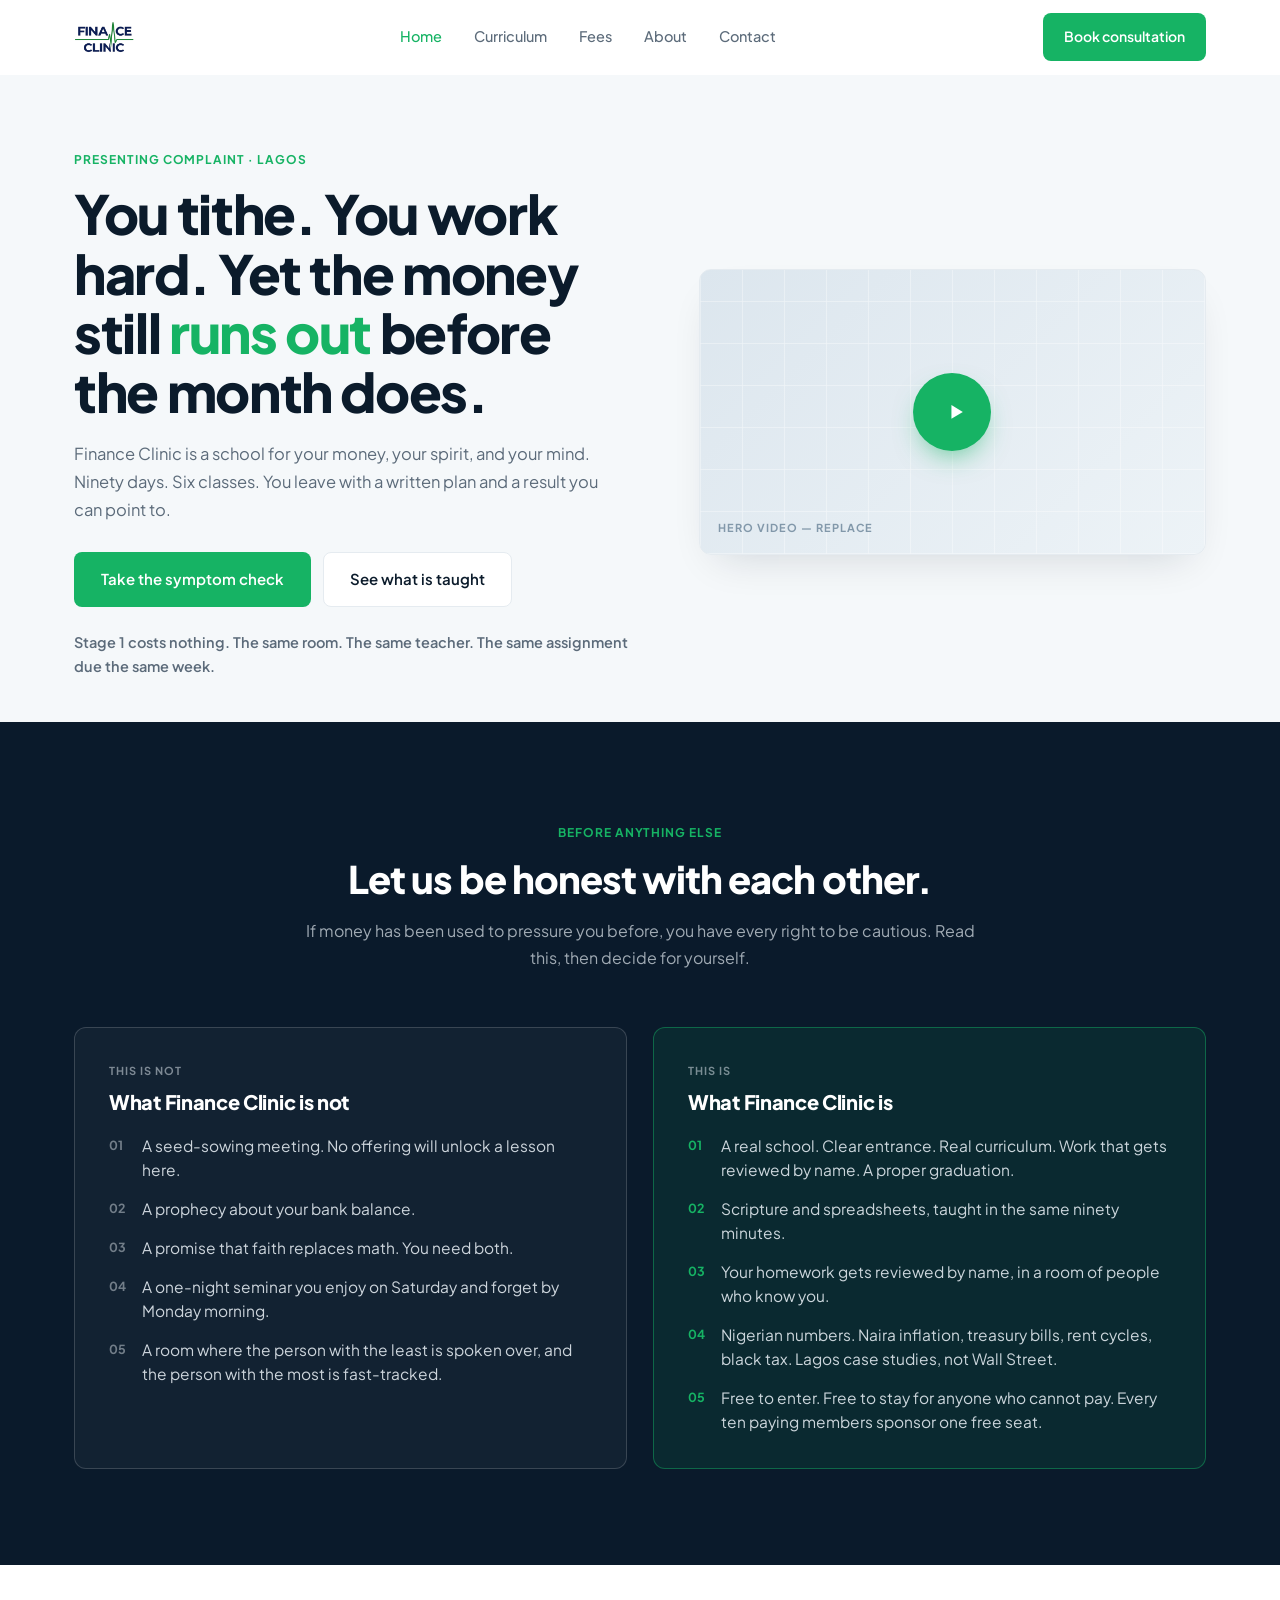
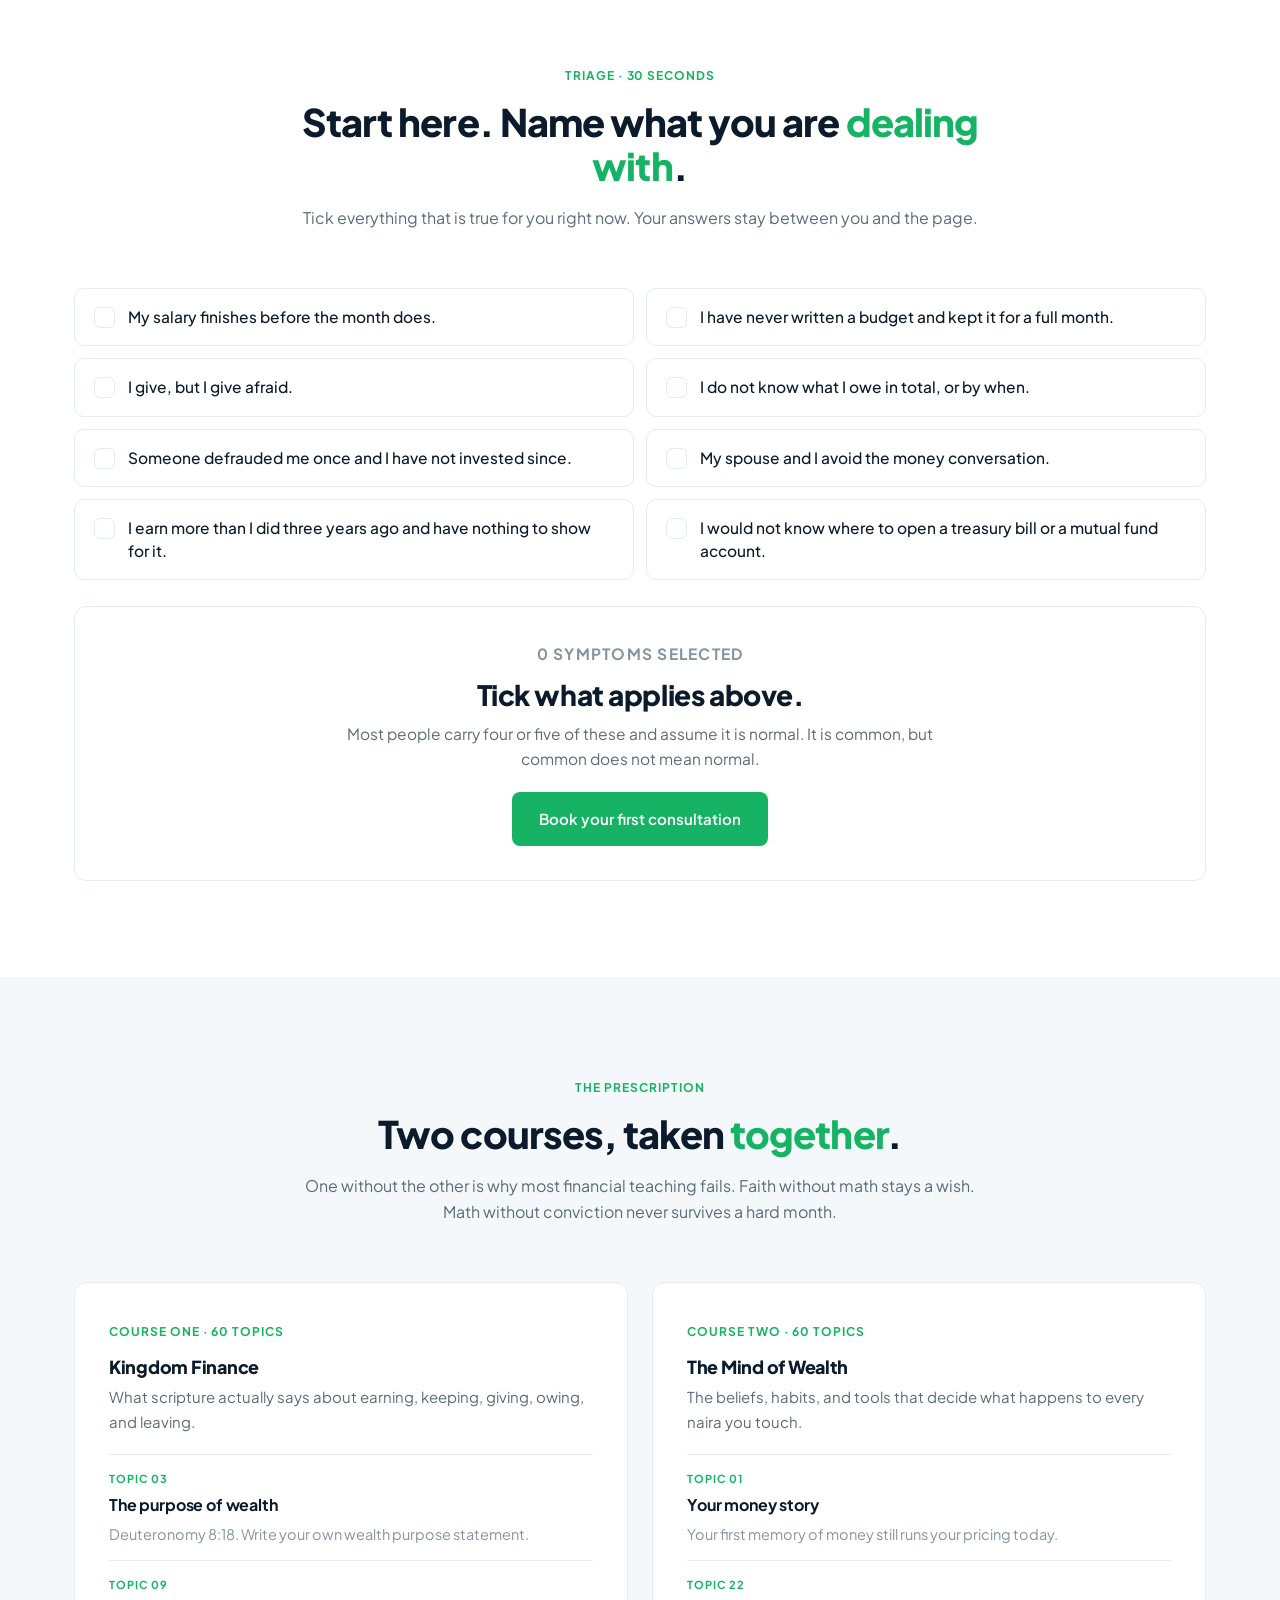
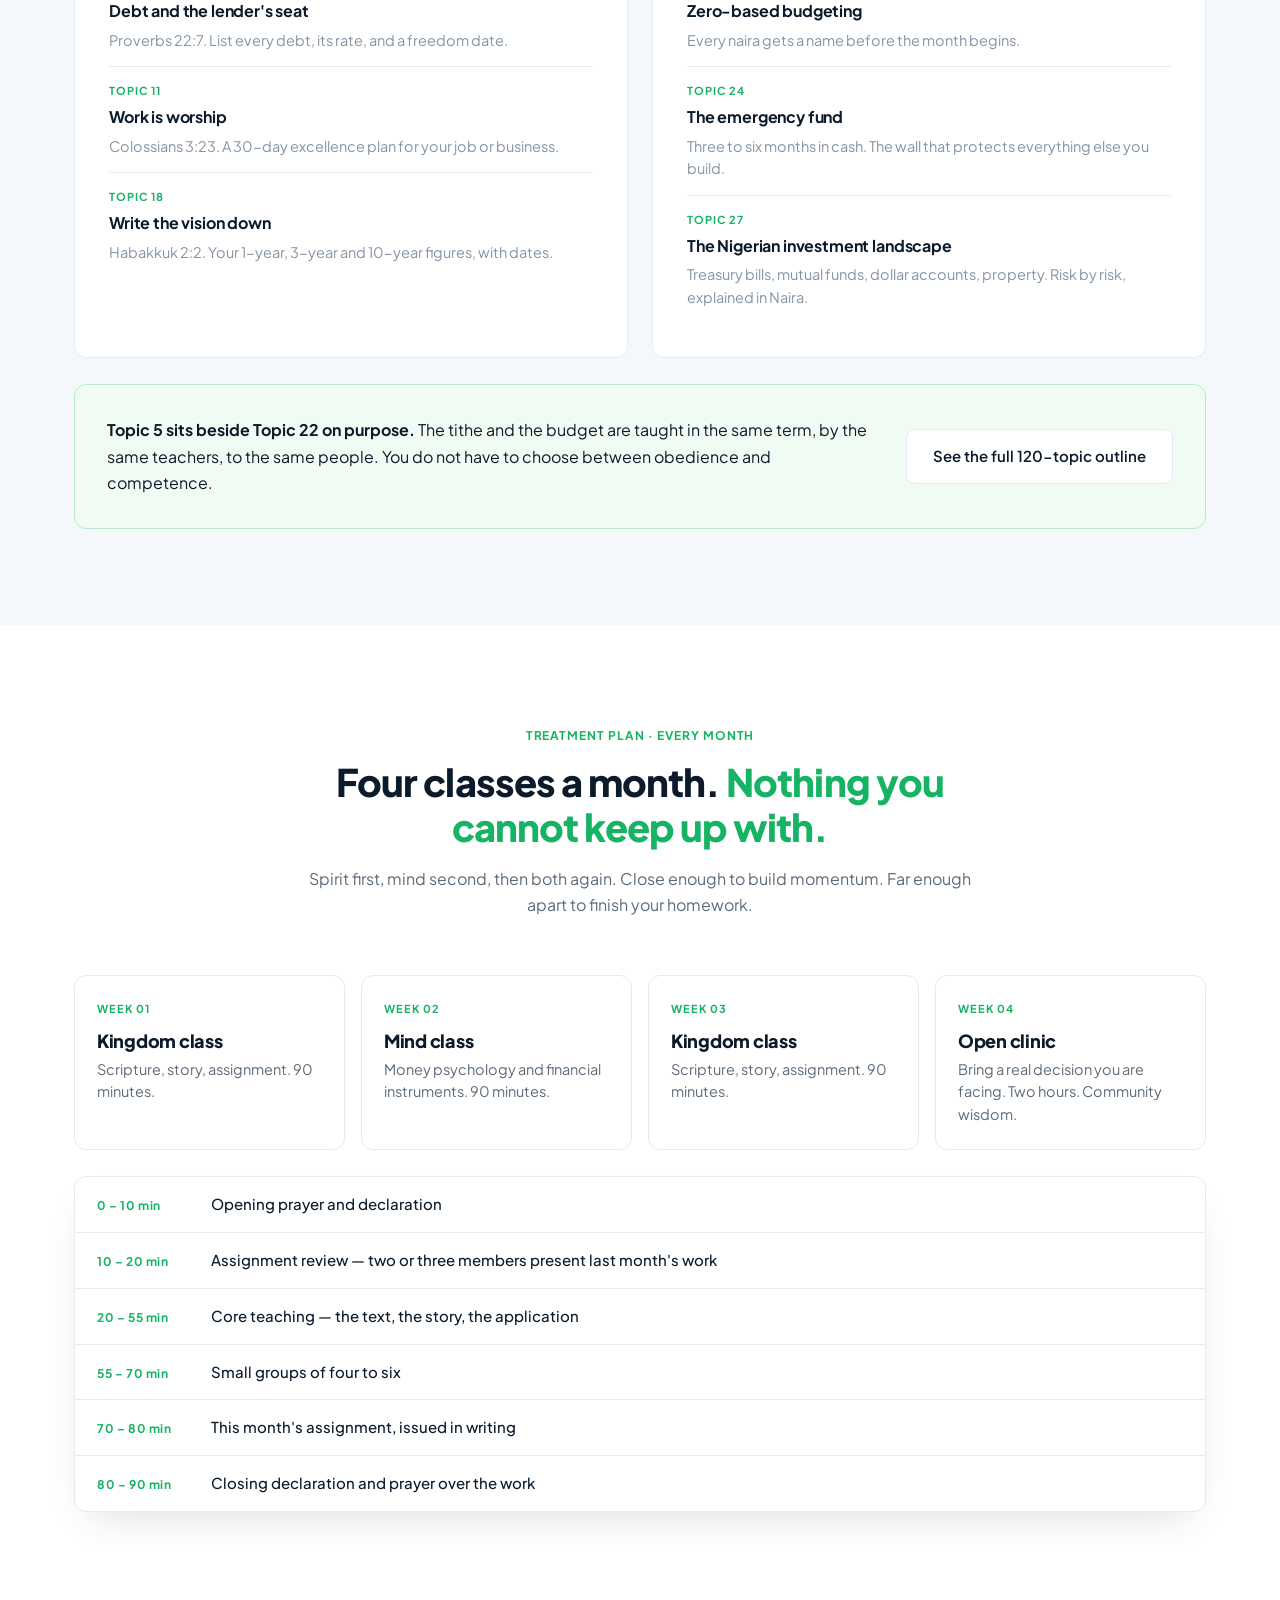
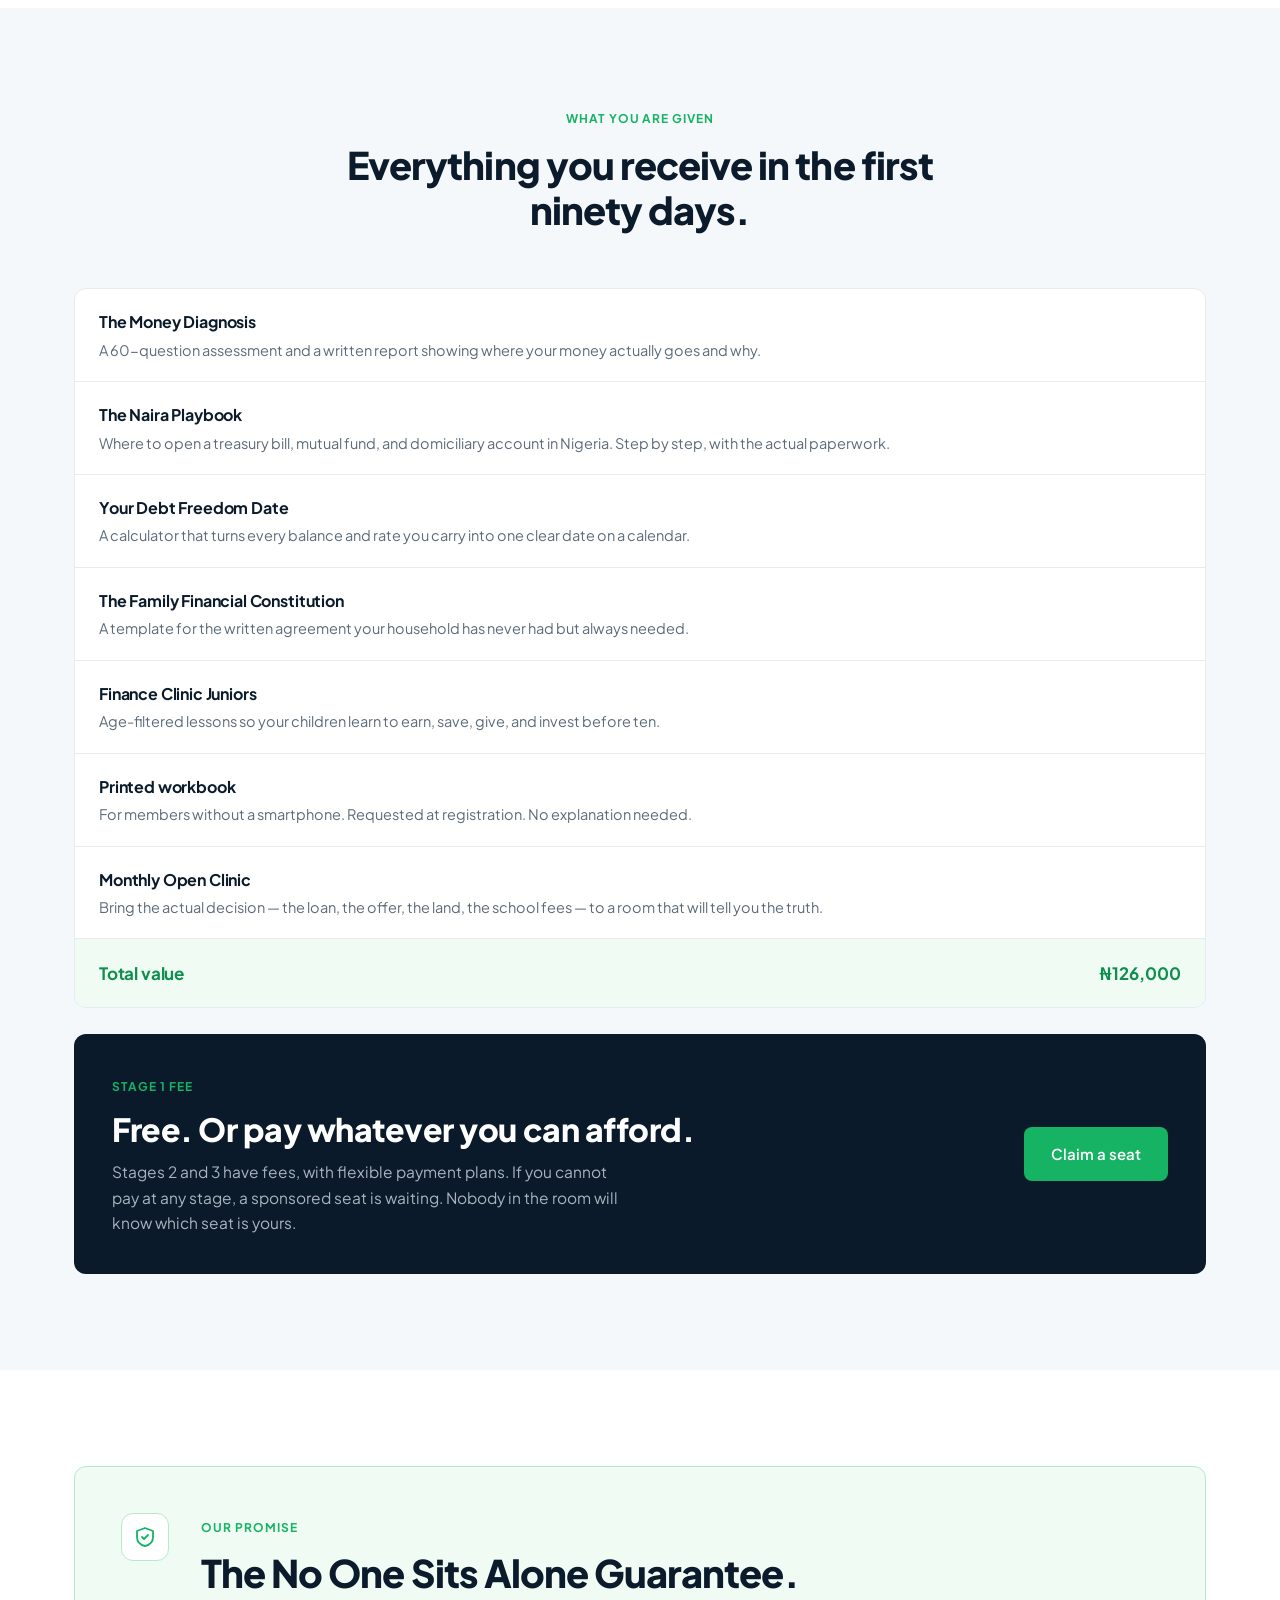
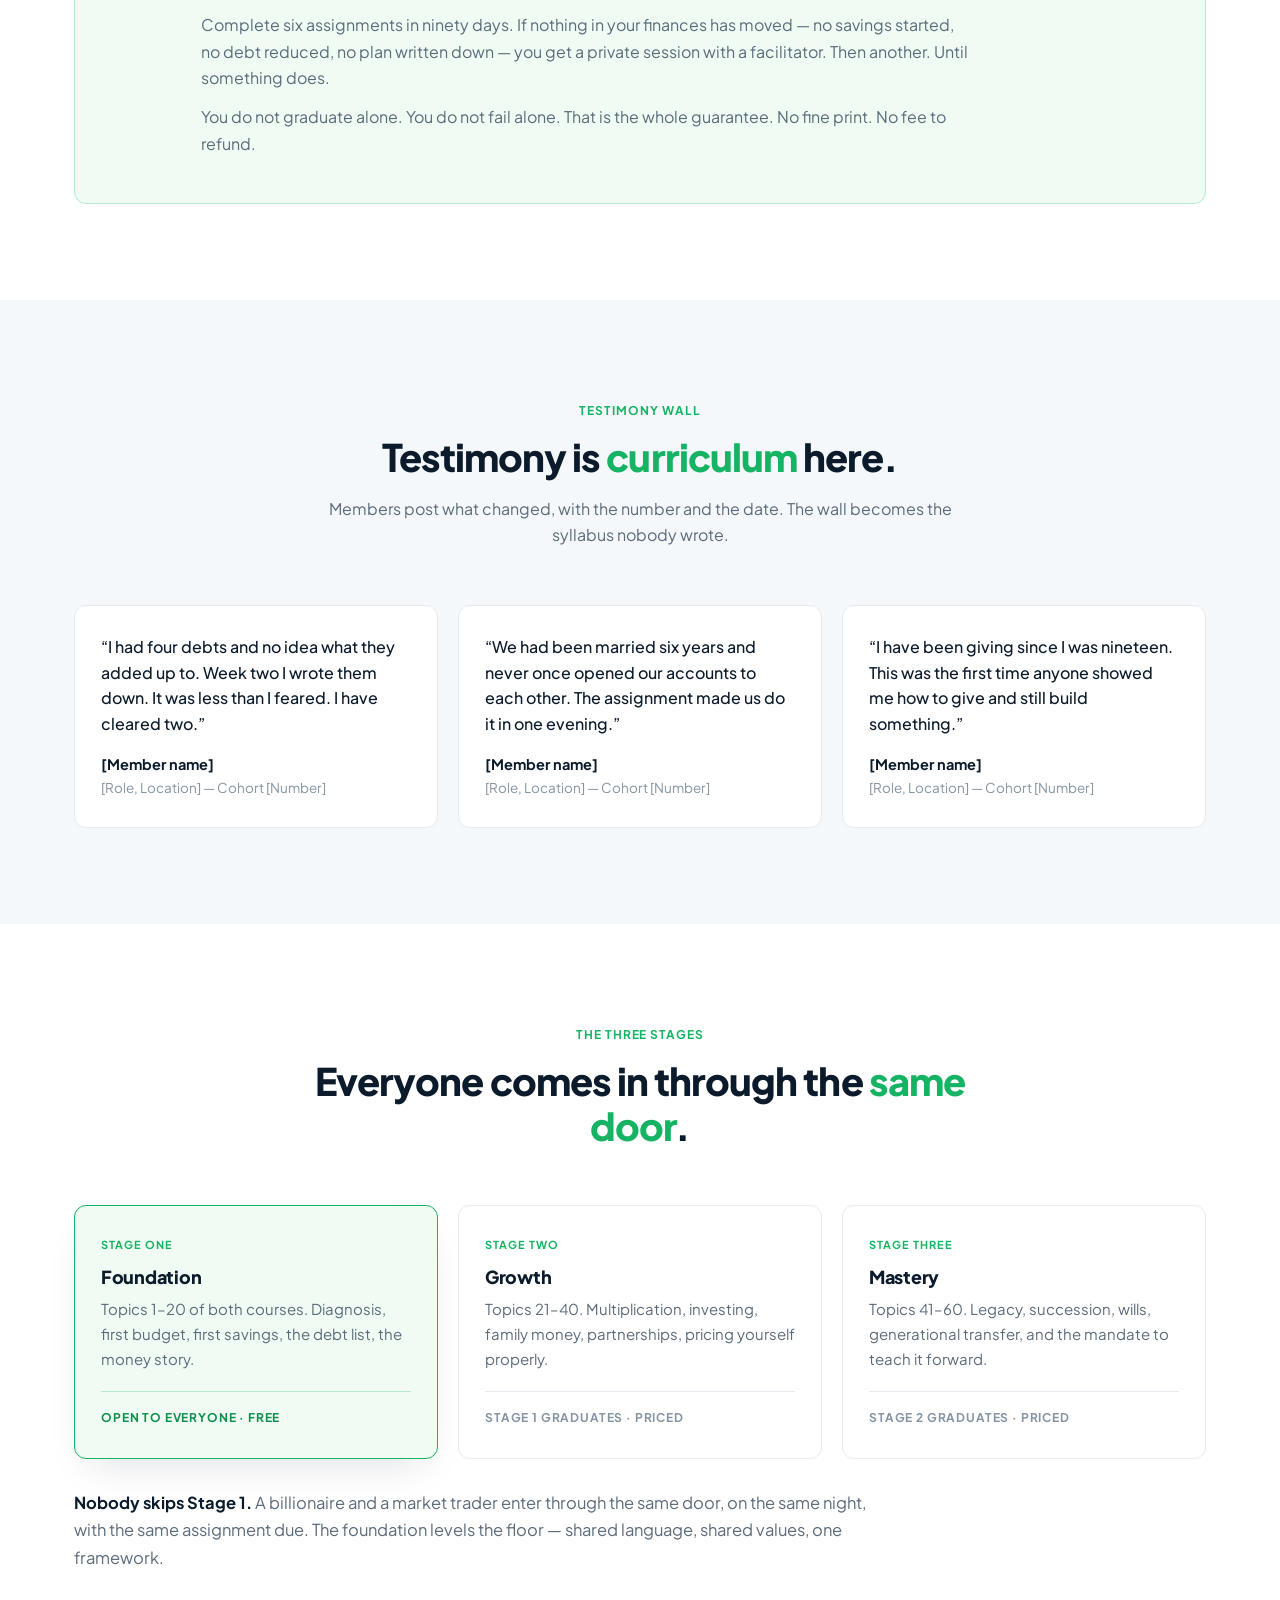
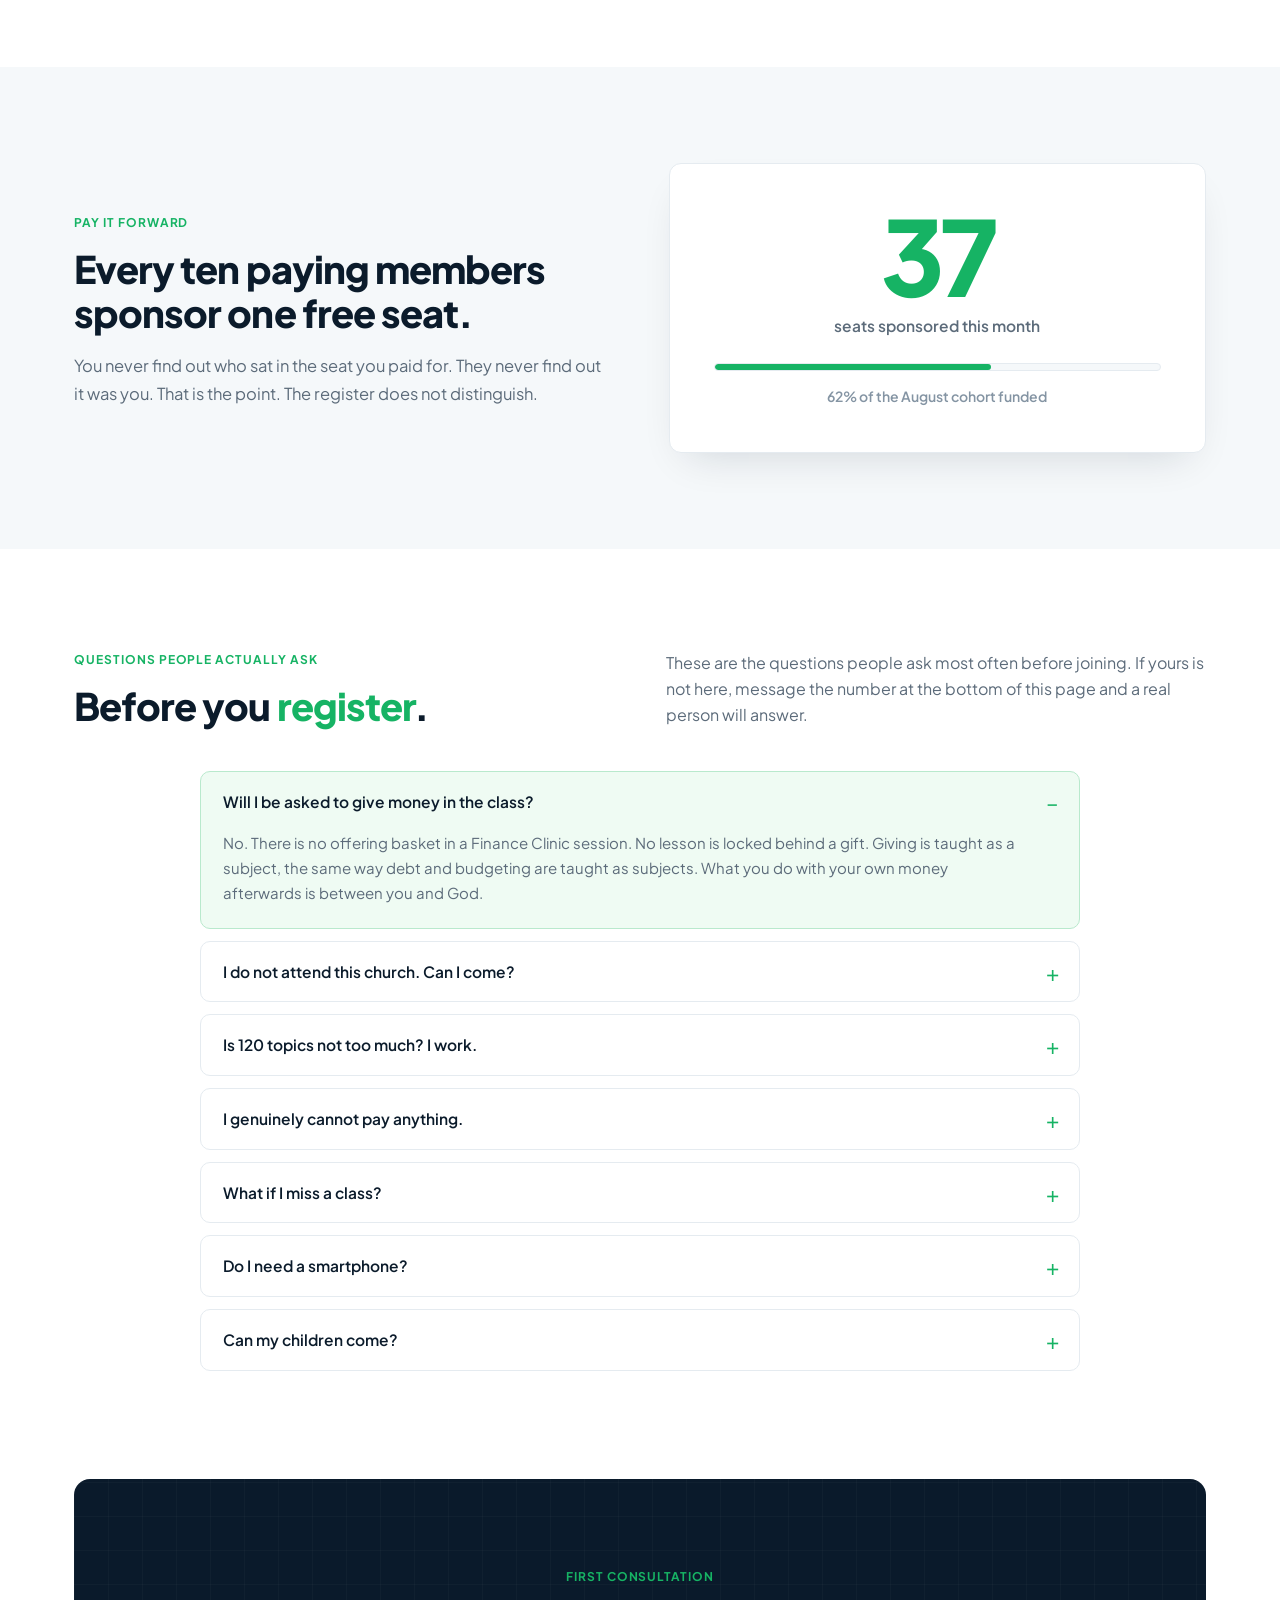
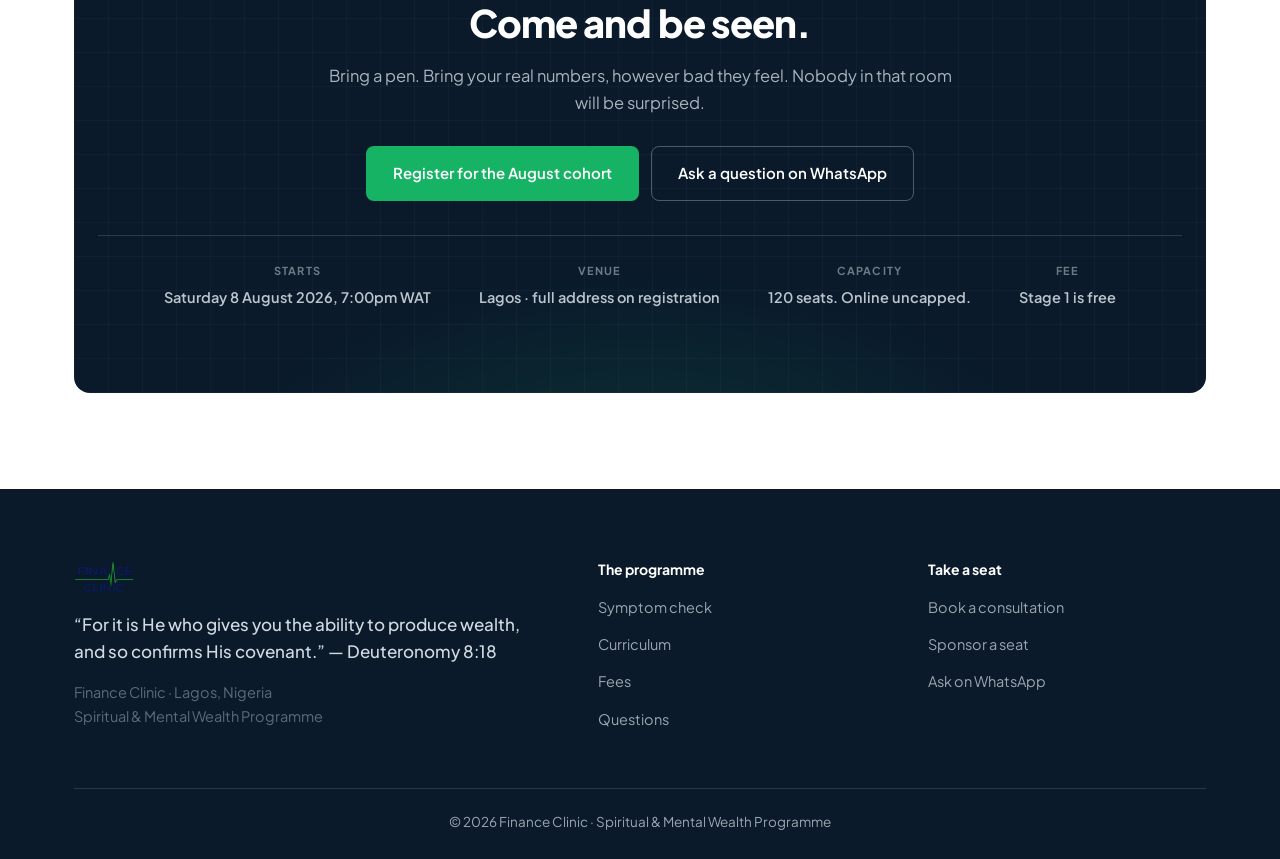
<file: index.html>
<!DOCTYPE html>
<html lang="en-NG">
<head>
<meta charset="UTF-8">
<meta name="viewport" content="width=device-width, initial-scale=1.0">
<title>Finance Clinic — A school for your money, spirit, and mind</title>
<meta name="description" content="A 90-day financial school in Lagos. Scripture and balance sheets in the same room. Six classes. One written plan. One result you can point to. Stage 1 costs nothing.">
<link rel="preconnect" href="https://fonts.googleapis.com">
<link rel="preconnect" href="https://fonts.gstatic.com" crossorigin>
<link href="https://fonts.googleapis.com/css2?family=Plus+Jakarta+Sans:wght@400;500;600;700;800&display=swap" rel="stylesheet">
<link rel="stylesheet" href="assets/styles.min.css">
<link rel="icon" href="favicon.svg" type="image/svg+xml">
<link rel="icon" href="favicon.ico" sizes="32x32">
<meta property="og:type" content="website">
<meta property="og:site_name" content="Finance Clinic">
<meta property="og:title" content="Finance Clinic — A school for your money, spirit, and mind">
<meta property="og:description" content="A 90-day financial school in Lagos. Scripture and balance sheets in the same room. Six classes. One written plan. One result you can point to. Stage 1 costs nothing.">
<meta property="og:url" content="https://financeclinic.ng/">
<meta property="og:image" content="https://financeclinic.ng/assets/img/og-cover.png">
<meta property="og:image:width" content="1200">
<meta property="og:image:height" content="630">
<meta name="twitter:card" content="summary_large_image">
<meta name="twitter:title" content="Finance Clinic — A school for your money, spirit, and mind">
<meta name="twitter:description" content="A 90-day financial school in Lagos. Scripture and balance sheets in the same room. Six classes. One written plan. One result you can point to. Stage 1 costs nothing.">
<meta name="twitter:image" content="https://financeclinic.ng/assets/img/og-cover.png">
<link rel="canonical" href="https://financeclinic.ng/">
</head>
<body>
<a class="skip-link" href="#main-content">Skip to main content</a>
<nav class="nav" id="nav">
  <div class="wrap nav__in">
    <a class="brand" href="index.html"><img src="assets/img/logo.webp" alt="Finance Clinic" class="brand__img"></a>
    <div class="nav__links">
      <a href="index.html" class="on">Home</a>
      <a href="curriculum.html">Curriculum</a>
      <a href="fees.html">Fees</a>
      <a href="about.html">About</a>
      <a href="contact.html">Contact</a>
    </div>
    <a class="btn btn--green btn--sm nav__cta" href="contact.html">Book consultation</a>
    <button class="nav__burger" id="burger" aria-expanded="false" aria-controls="mobilenav" aria-label="Open menu">
      <span></span><span></span><span></span>
    </button>
  </div>
  <div class="mobilenav" id="mobilenav" hidden>
    <a href="index.html" class="on">Home</a>
    <a href="curriculum.html">Curriculum</a>
    <a href="fees.html">Fees</a>
    <a href="about.html">About</a>
    <a href="contact.html">Contact</a>
    <a class="btn btn--green" href="contact.html">Book consultation</a>
  </div>
</nav>

<main id="main-content">

<!-- HERO -->
<section class="hero">
  <div class="wrap hero__grid">
    <div>
      <span class="eyebrow">Presenting complaint · Lagos</span>
      <h1>You tithe. You work hard. Yet the money still <span>runs out</span> before the month does.</h1>
      <p class="lede">Finance Clinic is a school for your money, your spirit, and your mind. Ninety days. Six classes. You leave with a written plan and a result you can point to.</p>
      <div class="hero__btns">
        <a class="btn btn--green" href="#check">Take the symptom check</a>
        <a class="btn btn--out" href="#rx">See what is taught</a>
      </div>
      <p class="hero__note">Stage 1 costs nothing. The same room. The same teacher. The same assignment due the same week.</p>
    </div>

    <!-- HERO VIDEO — placeholder.
         To go live: delete the .herovid__play div below and drop the <video> in its place,
         keeping the <aside class="herovid"> wrapper and removing its data-label attribute:

         <video class="herovid__v" autoplay muted loop playsinline preload="metadata"
                poster="assets/img/hero-poster.jpg">
           <source src="assets/video/hero.webm" type="video/webm">
           <source src="assets/video/hero.mp4" type="video/mp4">
         </video>

         Recommended: 16:9, 1920×1080, under 6 MB, no audio track, 10–20 seconds, looping. -->
    <aside class="herovid rv" data-label="Hero video — replace">
      <div class="herovid__play" aria-hidden="true">
        <svg viewBox="0 0 24 24"><path d="M9 7.4v9.2l7.6-4.6z"/></svg>
      </div>
    </aside>
  </div>
</section>

<!-- NOT / IS -->
<section class="sec sec--navy">
  <div class="wrap">
    <div class="head rv">
      <span class="eyebrow">Before anything else</span>
      <h2>Let us be honest with each other.</h2>
      <p>If money has been used to pressure you before, you have every right to be cautious. Read this, then decide for yourself.</p>
    </div>
    <div class="two">
      <div class="panel rv">
        <span class="panel__lab">This is not</span>
        <h3>What Finance Clinic is not</h3>
        <ul>
          <li><b>01</b>A seed-sowing meeting. No offering will unlock a lesson here.</li>
          <li><b>02</b>A prophecy about your bank balance.</li>
          <li><b>03</b>A promise that faith replaces math. You need both.</li>
          <li><b>04</b>A one-night seminar you enjoy on Saturday and forget by Monday morning.</li>
          <li><b>05</b>A room where the person with the least is spoken over, and the person with the most is fast-tracked.</li>
        </ul>
      </div>
      <div class="panel panel--yes rv">
        <span class="panel__lab">This is</span>
        <h3>What Finance Clinic is</h3>
        <ul>
          <li><b>01</b>A real school. Clear entrance. Real curriculum. Work that gets reviewed by name. A proper graduation.</li>
          <li><b>02</b>Scripture and spreadsheets, taught in the same ninety minutes.</li>
          <li><b>03</b>Your homework gets reviewed by name, in a room of people who know you.</li>
          <li><b>04</b>Nigerian numbers. Naira inflation, treasury bills, rent cycles, black tax. Lagos case studies, not Wall Street.</li>
          <li><b>05</b>Free to enter. Free to stay for anyone who cannot pay. Every ten paying members sponsor one free seat.</li>
        </ul>
      </div>
    </div>
  </div>
</section>

<!-- SYMPTOM CHECK -->
<section class="sec" id="check">
  <div class="wrap">
    <div class="head rv">
      <span class="eyebrow">Triage · 30 seconds</span>
      <h2>Start here. Name what you are <span class="g">dealing with</span>.</h2>
      <p>Tick everything that is true for you right now. Your answers stay between you and the page.</p>
    </div>

    <div class="syms" id="symptoms">
      <label class="sym"><input type="checkbox"><span class="sym__box"><svg viewBox="0 0 16 16"><path d="M3 8.4l3.2 3.2L13 4.6"/></svg></span>My salary finishes before the month does.</label>
      <label class="sym"><input type="checkbox"><span class="sym__box"><svg viewBox="0 0 16 16"><path d="M3 8.4l3.2 3.2L13 4.6"/></svg></span>I have never written a budget and kept it for a full month.</label>
      <label class="sym"><input type="checkbox"><span class="sym__box"><svg viewBox="0 0 16 16"><path d="M3 8.4l3.2 3.2L13 4.6"/></svg></span>I give, but I give afraid.</label>
      <label class="sym"><input type="checkbox"><span class="sym__box"><svg viewBox="0 0 16 16"><path d="M3 8.4l3.2 3.2L13 4.6"/></svg></span>I do not know what I owe in total, or by when.</label>
      <label class="sym"><input type="checkbox"><span class="sym__box"><svg viewBox="0 0 16 16"><path d="M3 8.4l3.2 3.2L13 4.6"/></svg></span>Someone defrauded me once and I have not invested since.</label>
      <label class="sym"><input type="checkbox"><span class="sym__box"><svg viewBox="0 0 16 16"><path d="M3 8.4l3.2 3.2L13 4.6"/></svg></span>My spouse and I avoid the money conversation.</label>
      <label class="sym"><input type="checkbox"><span class="sym__box"><svg viewBox="0 0 16 16"><path d="M3 8.4l3.2 3.2L13 4.6"/></svg></span>I earn more than I did three years ago and have nothing to show for it.</label>
      <label class="sym"><input type="checkbox"><span class="sym__box"><svg viewBox="0 0 16 16"><path d="M3 8.4l3.2 3.2L13 4.6"/></svg></span>I would not know where to open a treasury bill or a mutual fund account.</label>
    </div>

    <div class="verdict" id="result" data-state="idle" role="status" aria-live="polite">
      <p class="verdict__n" id="count">0 symptoms selected</p>
      <h3 id="verdict">Tick what applies above.</h3>
      <p id="advice">Most people carry four or five of these and assume it is normal. It is common, but common does not mean normal.</p>
      <a class="btn btn--green" href="#book" id="resultCta" hidden>Book your first consultation</a>
    </div>
  </div>
</section>

<!-- PRESCRIPTION -->
<section class="sec sec--bg" id="rx">
  <div class="wrap">
    <div class="head rv">
      <span class="eyebrow">The prescription</span>
      <h2>Two courses, taken <span class="g">together</span>.</h2>
      <p>One without the other is why most financial teaching fails. Faith without math stays a wish. Math without conviction never survives a hard month.</p>
    </div>

    <div class="rx">
      <div class="track rv">
        <span class="eyebrow">Course one · 60 topics</span>
        <h3>Kingdom Finance</h3>
        <p>What scripture actually says about earning, keeping, giving, owing, and leaving.</p>
        <div class="topic"><b>Topic 03</b><strong>The purpose of wealth</strong><span>Deuteronomy 8:18. Write your own wealth purpose statement.</span></div>
        <div class="topic"><b>Topic 09</b><strong>Debt and the lender's seat</strong><span>Proverbs 22:7. List every debt, its rate, and a freedom date.</span></div>
        <div class="topic"><b>Topic 11</b><strong>Work is worship</strong><span>Colossians 3:23. A 30-day excellence plan for your job or business.</span></div>
        <div class="topic"><b>Topic 18</b><strong>Write the vision down</strong><span>Habakkuk 2:2. Your 1-year, 3-year and 10-year figures, with dates.</span></div>
      </div>

      <div class="track rv">
        <span class="eyebrow">Course two · 60 topics</span>
        <h3>The Mind of Wealth</h3>
        <p>The beliefs, habits, and tools that decide what happens to every naira you touch.</p>
        <div class="topic"><b>Topic 01</b><strong>Your money story</strong><span>Your first memory of money still runs your pricing today.</span></div>
        <div class="topic"><b>Topic 22</b><strong>Zero-based budgeting</strong><span>Every naira gets a name before the month begins.</span></div>
        <div class="topic"><b>Topic 24</b><strong>The emergency fund</strong><span>Three to six months in cash. The wall that protects everything else you build.</span></div>
        <div class="topic"><b>Topic 27</b><strong>The Nigerian investment landscape</strong><span>Treasury bills, mutual funds, dollar accounts, property. Risk by risk, explained in Naira.</span></div>
      </div>
    </div>

    <div class="seam rv">
      <p><strong>Topic 5 sits beside Topic 22 on purpose.</strong> The tithe and the budget are taught in the same term, by the same teachers, to the same people. You do not have to choose between obedience and competence.</p>
      <a class="btn btn--out" href="#book">See the full 120-topic outline</a>
    </div>
  </div>
</section>

<!-- TREATMENT PLAN -->
<section class="sec">
  <div class="wrap">
    <div class="head rv">
      <span class="eyebrow">Treatment plan · every month</span>
      <h2>Four classes a month. <span class="g">Nothing you cannot keep up with.</span></h2>
      <p>Spirit first, mind second, then both again. Close enough to build momentum. Far enough apart to finish your homework.</p>
    </div>

    <div class="weeks">
      <div class="week rv"><b>Week 01</b><h3>Kingdom class</h3><p>Scripture, story, assignment. 90 minutes.</p></div>
      <div class="week rv"><b>Week 02</b><h3>Mind class</h3><p>Money psychology and financial instruments. 90 minutes.</p></div>
      <div class="week rv"><b>Week 03</b><h3>Kingdom class</h3><p>Scripture, story, assignment. 90 minutes.</p></div>
      <div class="week rv"><b>Week 04</b><h3>Open clinic</h3><p>Bring a real decision you are facing. Two hours. Community wisdom.</p></div>
    </div>

    <div class="rota rv">
      <div class="rota__row"><b>0 – 10 min</b><span>Opening prayer and declaration</span></div>
      <div class="rota__row"><b>10 – 20 min</b><span>Assignment review — two or three members present last month's work</span></div>
      <div class="rota__row"><b>20 – 55 min</b><span>Core teaching — the text, the story, the application</span></div>
      <div class="rota__row"><b>55 – 70 min</b><span>Small groups of four to six</span></div>
      <div class="rota__row"><b>70 – 80 min</b><span>This month's assignment, issued in writing</span></div>
      <div class="rota__row"><b>80 – 90 min</b><span>Closing declaration and prayer over the work</span></div>
    </div>
  </div>
</section>

<!-- WHAT YOU ARE GIVEN -->
<section class="sec sec--bg" id="fees">
  <div class="wrap">
    <div class="head rv">
      <span class="eyebrow">What you are given</span>
      <h2>Everything you receive in the first ninety days.</h2>
    </div>

    <div class="stack rv">
      <div class="item"><div><b>The Money Diagnosis</b><p>A 60-question assessment and a written report showing where your money actually goes and why.</p></div></div>
      <div class="item"><div><b>The Naira Playbook</b><p>Where to open a treasury bill, mutual fund, and domiciliary account in Nigeria. Step by step, with the actual paperwork.</p></div></div>
      <div class="item"><div><b>Your Debt Freedom Date</b><p>A calculator that turns every balance and rate you carry into one clear date on a calendar.</p></div></div>
      <div class="item"><div><b>The Family Financial Constitution</b><p>A template for the written agreement your household has never had but always needed.</p></div></div>
      <div class="item"><div><b>Finance Clinic Juniors</b><p>Age-filtered lessons so your children learn to earn, save, give, and invest before ten.</p></div></div>
      <div class="item"><div><b>Printed workbook</b><p>For members without a smartphone. Requested at registration. No explanation needed.</p></div></div>
      <div class="item"><div><b>Monthly Open Clinic</b><p>Bring the actual decision — the loan, the offer, the land, the school fees — to a room that will tell you the truth.</p></div></div>
      <div class="item item--tot"><div><b>Total value</b></div><span>₦126,000</span></div>
    </div>

    <div class="fee rv">
      <div>
        <span class="eyebrow eyebrow--pale">Stage 1 fee</span>
        <h3>Free. Or pay whatever you can afford.</h3>
        <p>Stages 2 and 3 have fees, with flexible payment plans. If you cannot pay at any stage, a sponsored seat is waiting. Nobody in the room will know which seat is yours.</p>
      </div>
      <a class="btn btn--green" href="#book">Claim a seat</a>
    </div>
  </div>
</section>

<!-- GUARANTEE -->
<section class="sec">
  <div class="wrap">
    <div class="promise rv">
      <div class="promise__ic"><svg viewBox="0 0 24 24"><path d="M12 3l8 3v6c0 5-3.4 8-8 9-4.6-1-8-4-8-9V6z"/><path d="M9 12l2 2 4-4"/></svg></div>
      <div class="promise__bd">
        <span class="eyebrow">Our promise</span>
        <h2>The No One Sits Alone Guarantee.</h2>
        <p>Complete six assignments in ninety days. If nothing in your finances has moved — no savings started, no debt reduced, no plan written down — you get a private session with a facilitator. Then another. Until something does.</p>
        <p>You do not graduate alone. You do not fail alone. That is the whole guarantee. No fine print. No fee to refund.</p>
      </div>
    </div>
  </div>
</section>

<!-- TESTIMONY -->
<!-- REPLACE BEFORE PUBLISHING: illustrative placeholders only. Substitute real, dated, consented member quotes. -->
<section class="sec sec--bg">
  <div class="wrap">
    <div class="head rv">
      <span class="eyebrow">Testimony wall</span>
      <h2>Testimony is <span class="g">curriculum</span> here.</h2>
      <p>Members post what changed, with the number and the date. The wall becomes the syllabus nobody wrote.</p>
    </div>
    <div class="tst3">
      <figure class="tst rv">
        <blockquote>“I had four debts and no idea what they added up to. Week two I wrote them down. It was less than I feared. I have cleared two.”</blockquote>
        <figcaption><b>[Member name]</b>[Role, Location] — Cohort [Number]</figcaption>
      </figure>
      <figure class="tst rv">
        <blockquote>“We had been married six years and never once opened our accounts to each other. The assignment made us do it in one evening.”</blockquote>
        <figcaption><b>[Member name]</b>[Role, Location] — Cohort [Number]</figcaption>
      </figure>
      <figure class="tst rv">
        <blockquote>“I have been giving since I was nineteen. This was the first time anyone showed me how to give and still build something.”</blockquote>
        <figcaption><b>[Member name]</b>[Role, Location] — Cohort [Number]</figcaption>
      </figure>
    </div>
  </div>
</section>

<!-- STAGES -->
<section class="sec">
  <div class="wrap">
    <div class="head rv">
      <span class="eyebrow">The three stages</span>
      <h2>Everyone comes in through the <span class="g">same door</span>.</h2>
    </div>
    <div class="stages">
      <div class="stage stage--now rv">
        <b>Stage one</b>
        <h3>Foundation</h3>
        <p>Topics 1–20 of both courses. Diagnosis, first budget, first savings, the debt list, the money story.</p>
        <div class="stage__meta">Open to everyone · Free</div>
      </div>
      <div class="stage rv">
        <b>Stage two</b>
        <h3>Growth</h3>
        <p>Topics 21–40. Multiplication, investing, family money, partnerships, pricing yourself properly.</p>
        <div class="stage__meta">Stage 1 graduates · Priced</div>
      </div>
      <div class="stage rv">
        <b>Stage three</b>
        <h3>Mastery</h3>
        <p>Topics 41–60. Legacy, succession, wills, generational transfer, and the mandate to teach it forward.</p>
        <div class="stage__meta">Stage 2 graduates · Priced</div>
      </div>
    </div>
    <p class="gate rv"><strong>Nobody skips Stage 1.</strong> A billionaire and a market trader enter through the same door, on the same night, with the same assignment due. The foundation levels the floor — shared language, shared values, one framework.</p>
  </div>
</section>

<!-- PAY IT FORWARD -->
<section class="sec sec--bg">
  <div class="wrap fwd">
    <div class="rv">
      <span class="eyebrow">Pay it forward</span>
      <h2>Every ten paying members sponsor one free seat.</h2>
      <p class="lede">You never find out who sat in the seat you paid for. They never find out it was you. That is the point. The register does not distinguish.</p>
    </div>
    <div class="counter rv">
      <!-- REPLACE: wire these two numbers to a real source before publishing -->
      <div class="counter__n">37</div>
      <p class="counter__l">seats sponsored this month</p>
      <div class="bar"><i></i></div>
      <p class="counter__f">62% of the August cohort funded</p>
    </div>
  </div>
</section>

<!-- FAQ -->
<section class="sec" id="faq">
  <div class="wrap">
    <div class="faq__top">
      <div class="rv">
        <span class="eyebrow">Questions people actually ask</span>
        <h2>Before you <span class="g">register</span>.</h2>
      </div>
      <div class="rv"><p>These are the questions people ask most often before joining. If yours is not here, message the number at the bottom of this page and a real person will answer.</p></div>
    </div>

    <details class="q rv" open><summary>Will I be asked to give money in the class?</summary><p>No. There is no offering basket in a Finance Clinic session. No lesson is locked behind a gift. Giving is taught as a subject, the same way debt and budgeting are taught as subjects. What you do with your own money afterwards is between you and God.</p></details>
    <details class="q rv"><summary>I do not attend this church. Can I come?</summary><p>Yes. The teaching is rooted in scripture and you should know that before you walk in. You are not required to be a member of anything, and nobody will follow up about your church attendance.</p></details>
    <details class="q rv"><summary>Is 120 topics not too much? I work.</summary><p>You are registering for six classes over ninety days, not for 120 topics. The full curriculum runs for years because it is a school, and schools take time. Most members decide about Stage 2 only after they have finished Stage 1 and seen something change.</p></details>
    <details class="q rv"><summary>I genuinely cannot pay anything.</summary><p>You pay nothing. You sit in the same seats, receive the same workbook, and do the same assignments. Say so at registration in one sentence. No form, no interview, no committee.</p></details>
    <details class="q rv"><summary>What if I miss a class?</summary><p>Every session is recorded and posted within 48 hours. The assignment still comes to you. Attendance is not what keeps you on track here — the marked assignment is.</p></details>
    <details class="q rv"><summary>Do I need a smartphone?</summary><p>No. Tick the printed workbook option at registration and your notes and assignments are handed to you on paper each month.</p></details>
    <details class="q rv"><summary>Can my children come?</summary><p>Finance Clinic Juniors runs age-filtered material alongside the adult class. Children who learn to earn, save, give, and invest before ten rarely have to unlearn anything later.</p></details>
  </div>
</section>

<!-- FINAL CTA -->
<section class="final" id="book">
  <div class="wrap">
    <div class="cta rv">
      <span class="eyebrow">First consultation</span>
      <h2>Come and be seen.</h2>
      <p>Bring a pen. Bring your real numbers, however bad they feel. Nobody in that room will be surprised.</p>
      <div class="cta__btns">
        <a class="btn btn--green" href="contact.html#register">Register for the August cohort</a>
        <a class="btn btn--onNavy" href="#">Ask a question on WhatsApp</a>
      </div>
      <div class="cta__meta">
        <div><b>Starts</b>Saturday 8 August 2026, 7:00pm WAT</div>
        <div><b>Venue</b>Lagos · full address on registration</div>
        <div><b>Capacity</b>120 seats. Online uncapped.</div>
        <div><b>Fee</b>Stage 1 is free</div>
      </div>
    </div>
  </div>
</section>

</main>

<footer class="foot">
  <div class="wrap">
    <div class="foot__grid">
      <div>
        <a class="brand" href="index.html"><img src="assets/img/logo.webp" alt="Finance Clinic" class="brand__img"></a>
        <p class="verse">“For it is He who gives you the ability to produce wealth, and so confirms His covenant.” — Deuteronomy 8:18</p>
        <p class="foot__addr">Finance Clinic · Lagos, Nigeria<br>Spiritual &amp; Mental Wealth Programme</p>
      </div>
      <div>
        <h4>The programme</h4>
        <ul>
          <li><a href="#check">Symptom check</a></li>
          <li><a href="#rx">Curriculum</a></li>
          <li><a href="#fees">Fees</a></li>
          <li><a href="#faq">Questions</a></li>
        </ul>
      </div>
      <div>
        <h4>Take a seat</h4>
        <ul>
          <li><a href="#book">Book a consultation</a></li>
          <li><a href="#book">Sponsor a seat</a></li>
          <li><a href="#book">Ask on WhatsApp</a></li>
        </ul>
      </div>
    </div>
    <div class="foot__bar">© 2026 Finance Clinic · Spiritual &amp; Mental Wealth Programme</div>
  </div>
</footer>

<script src="assets/app.min.js" defer></script>
</body>
</html>
</file>
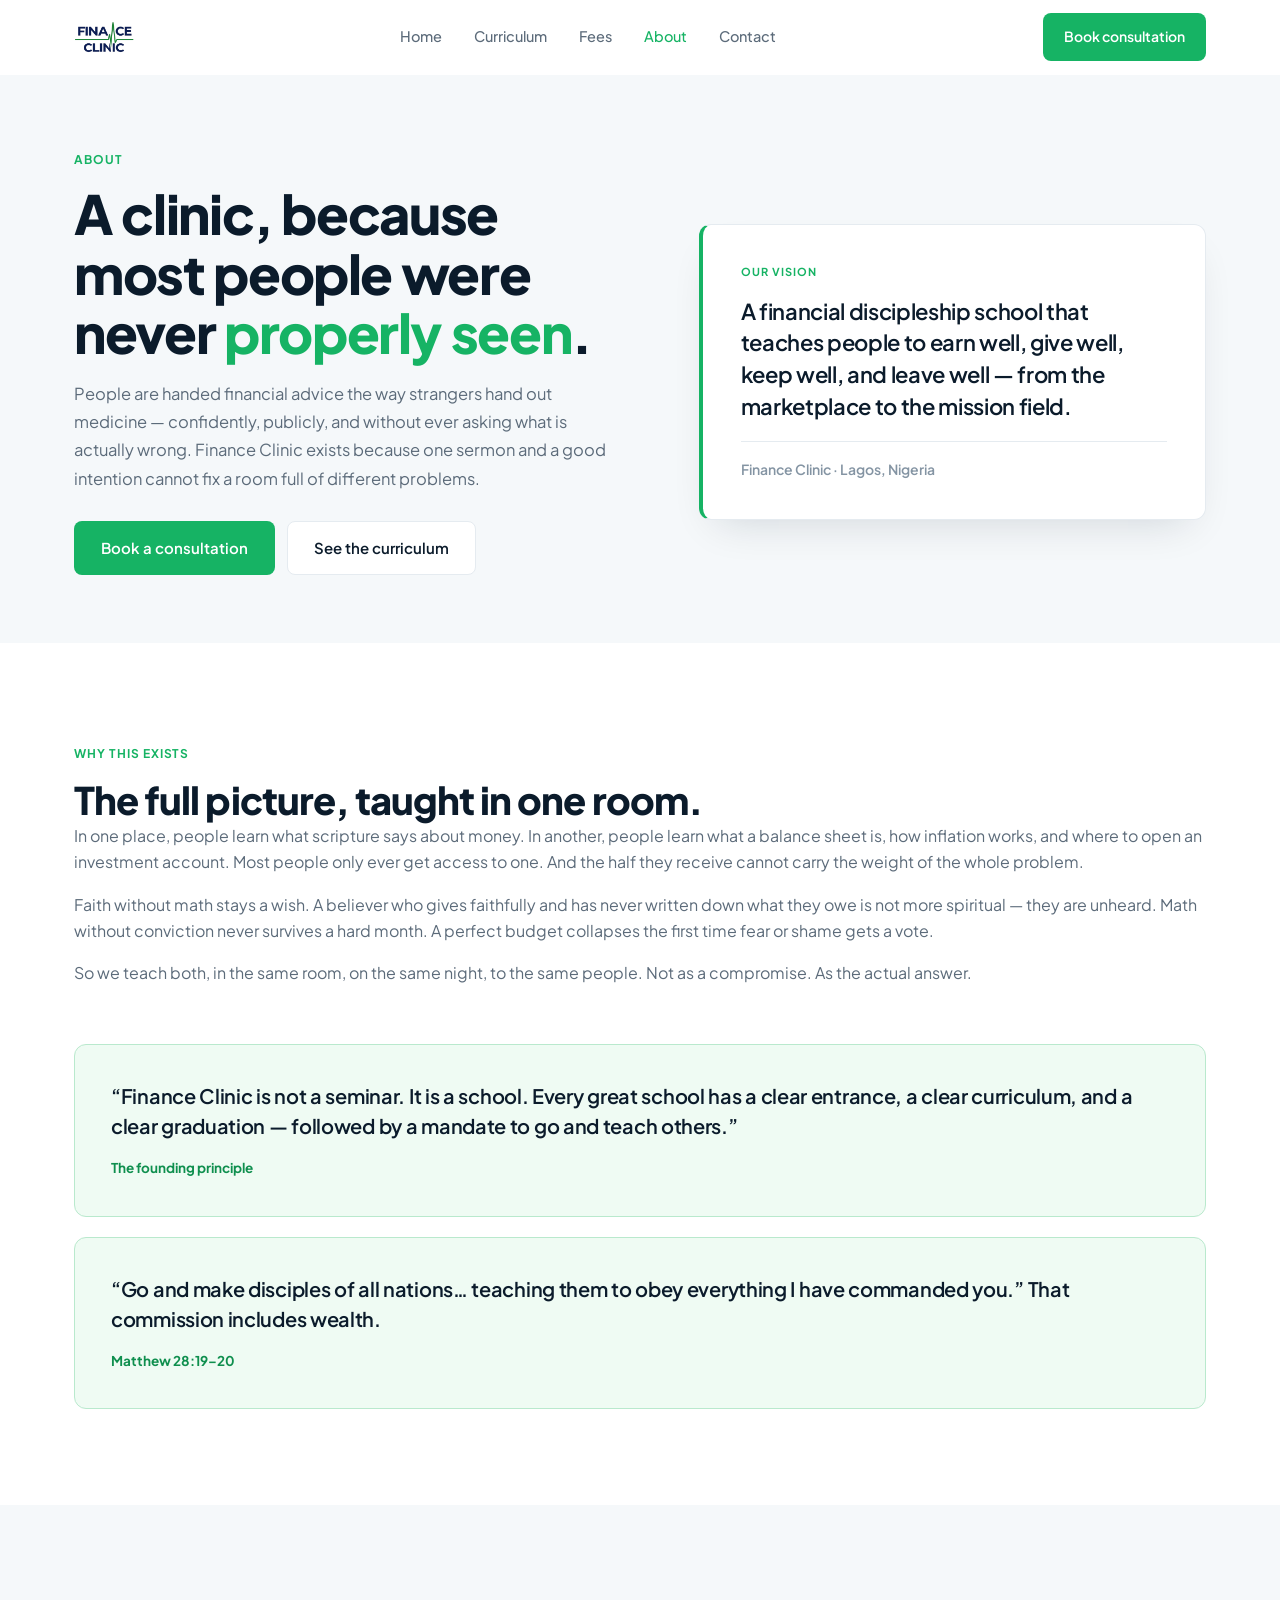
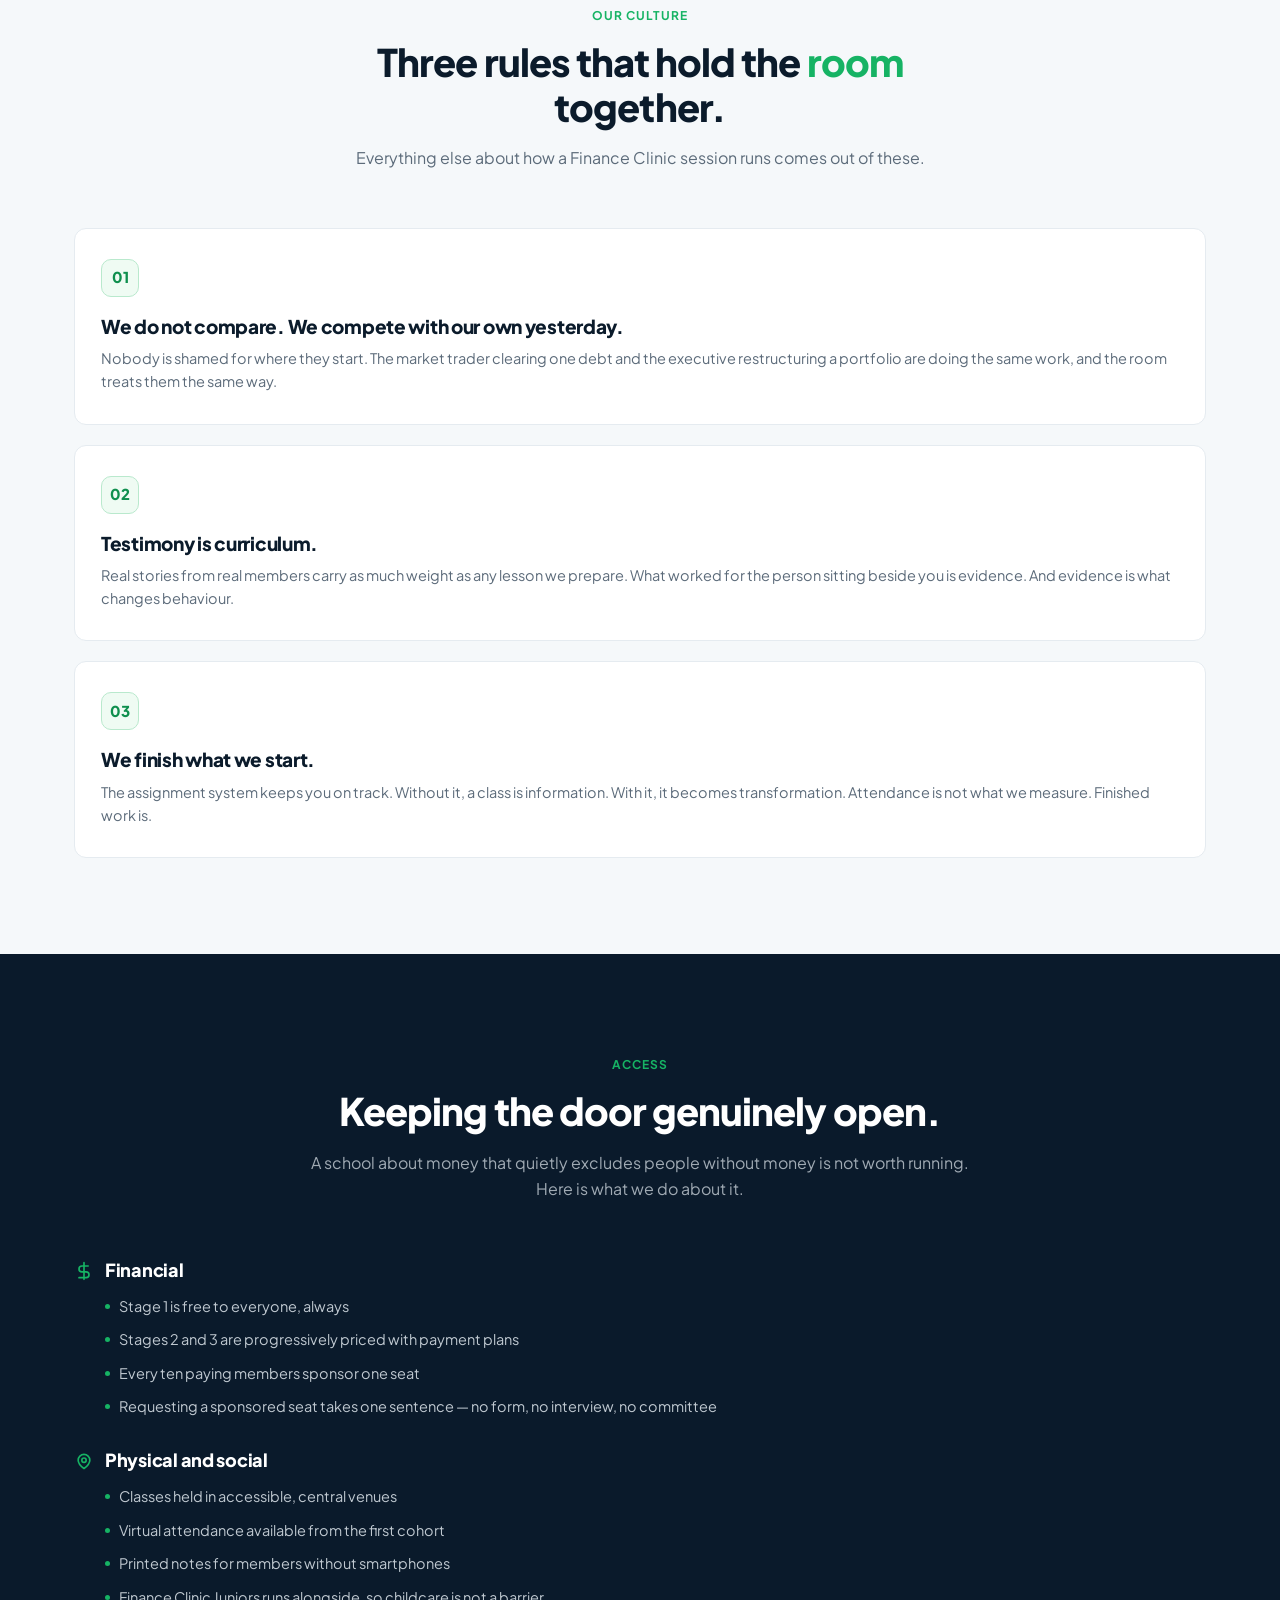
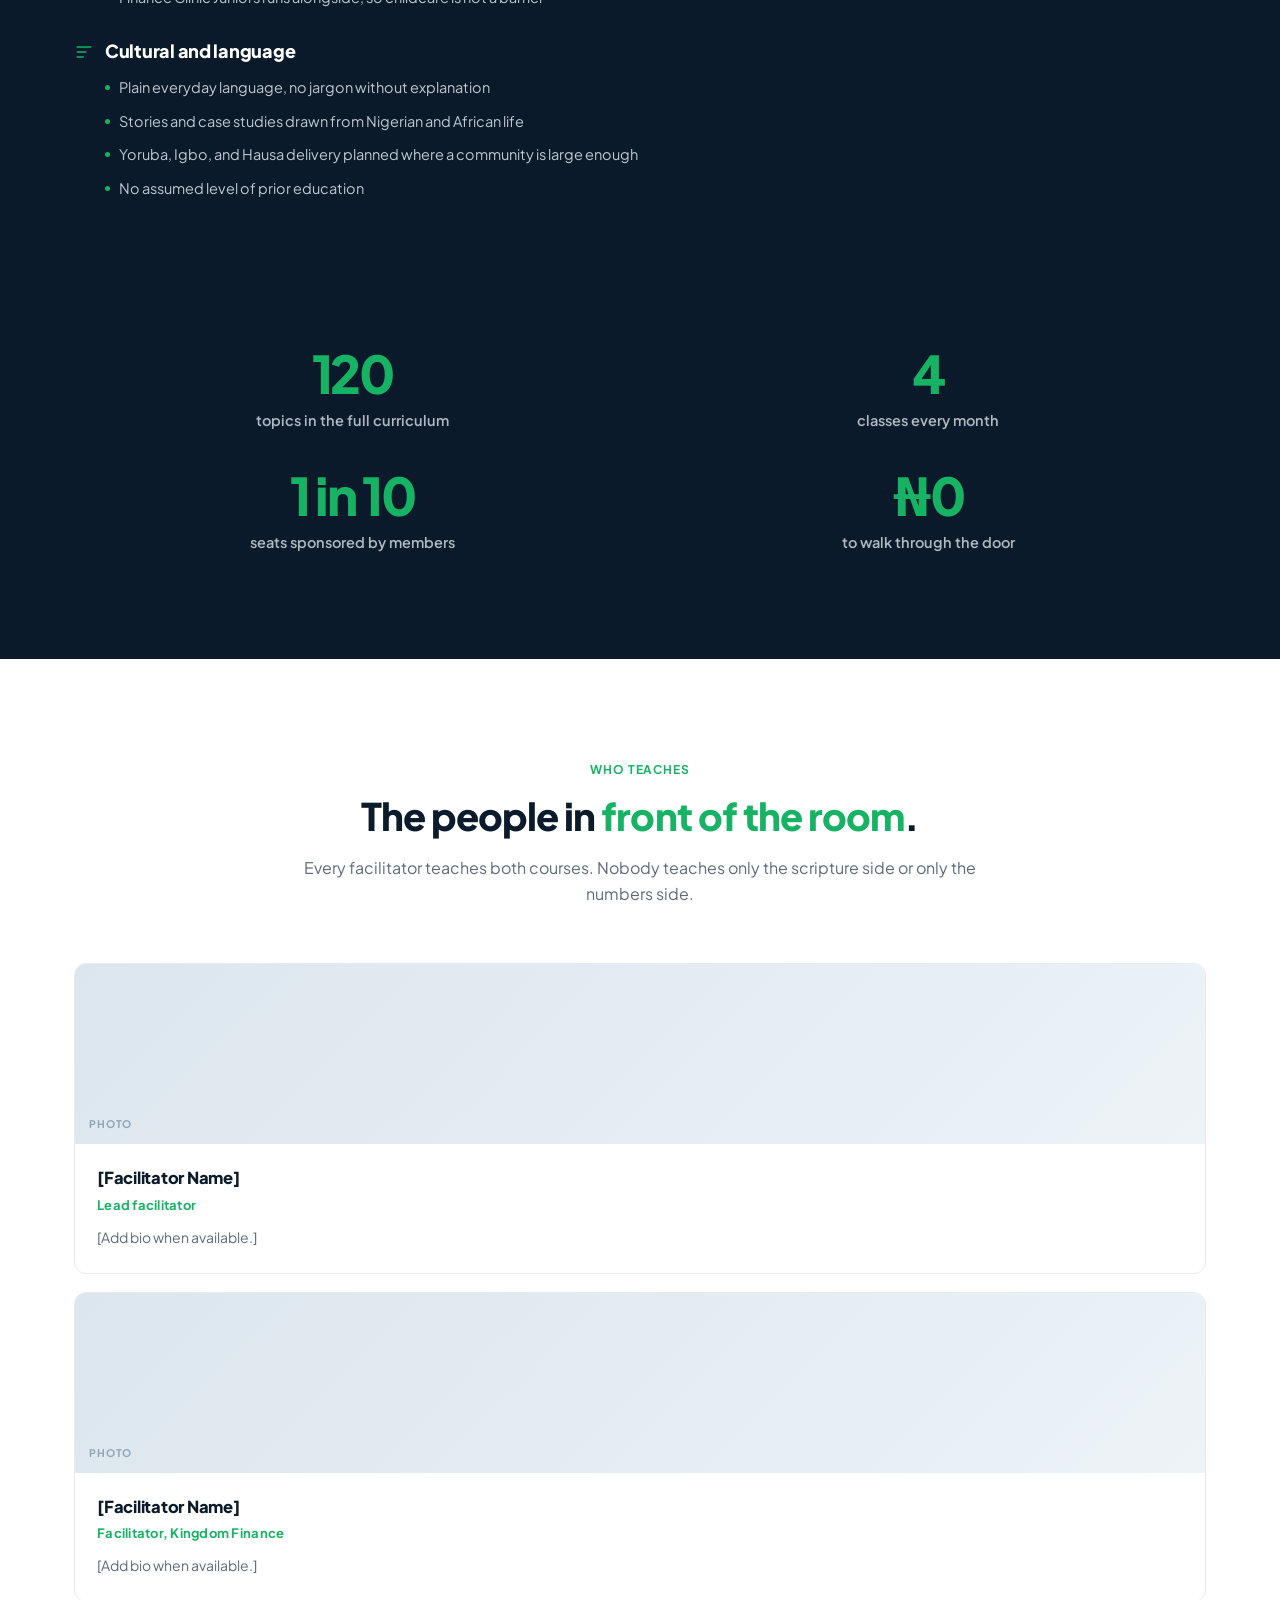
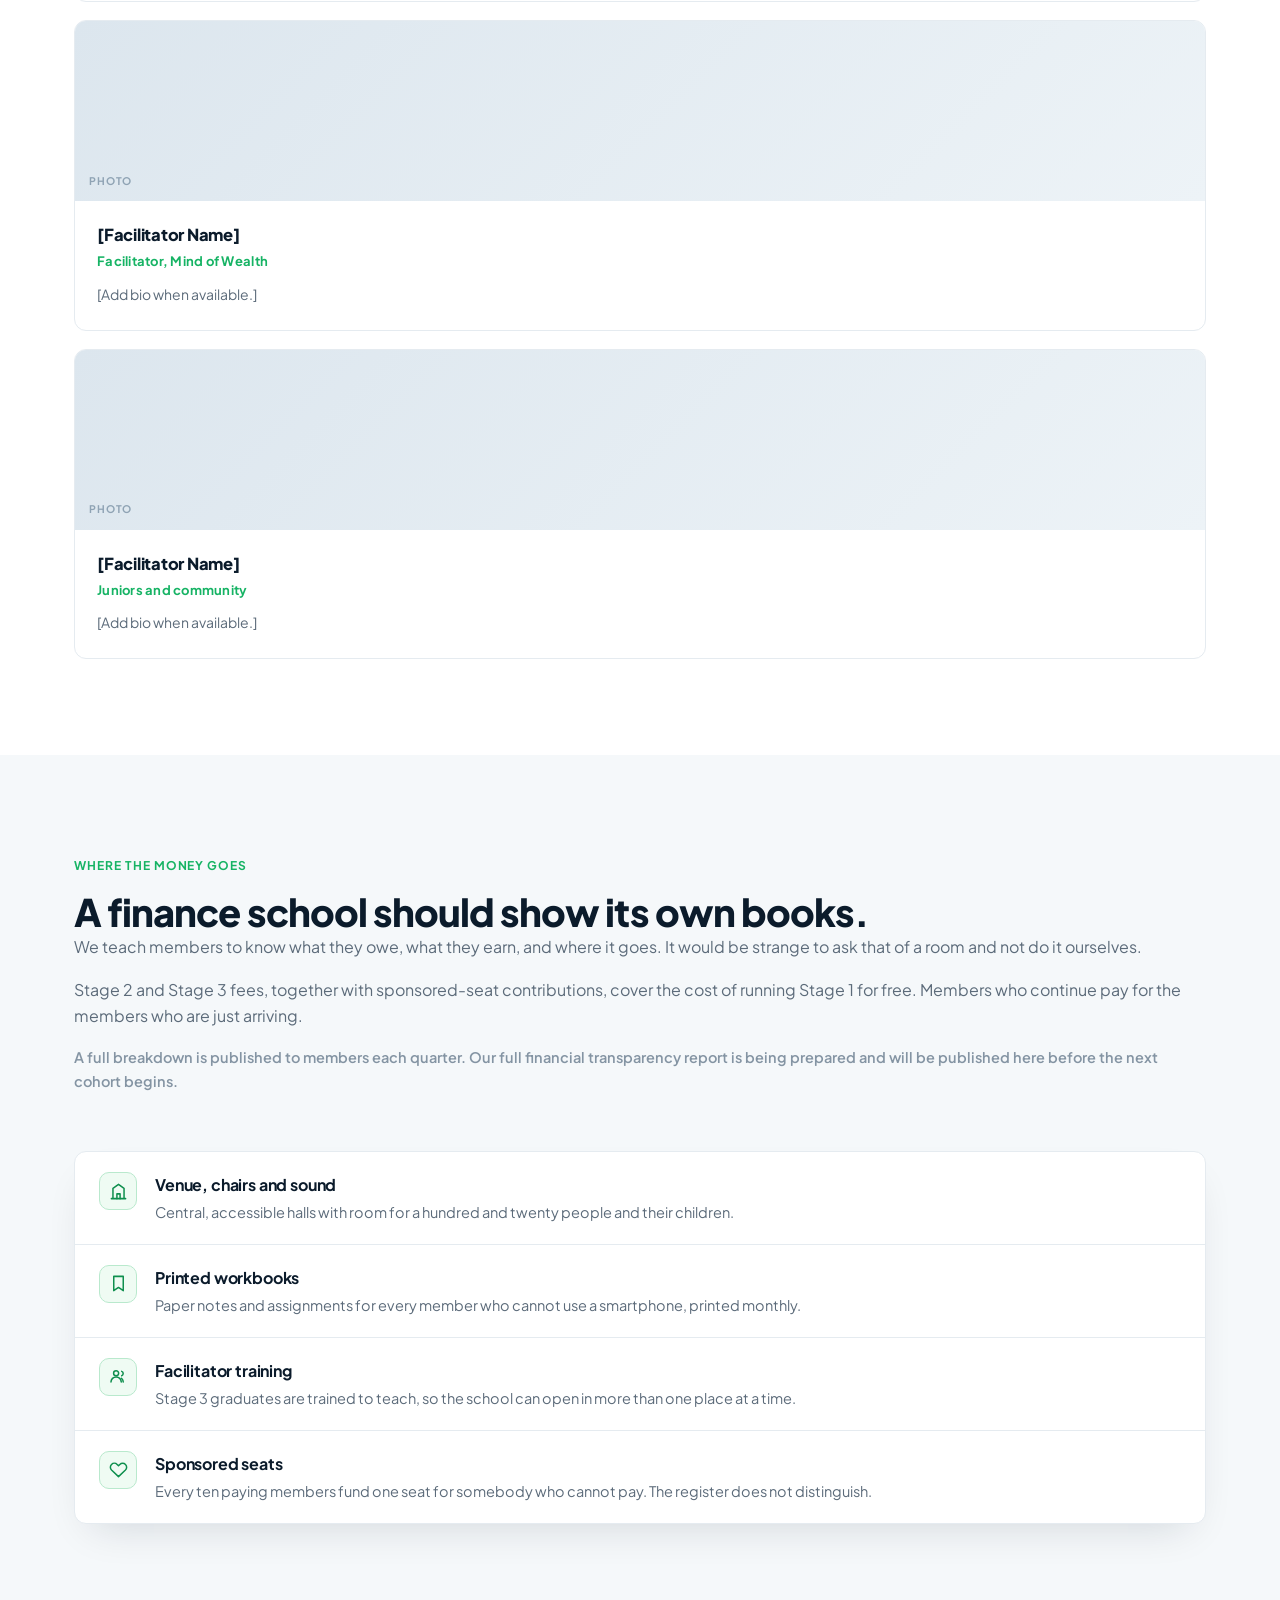
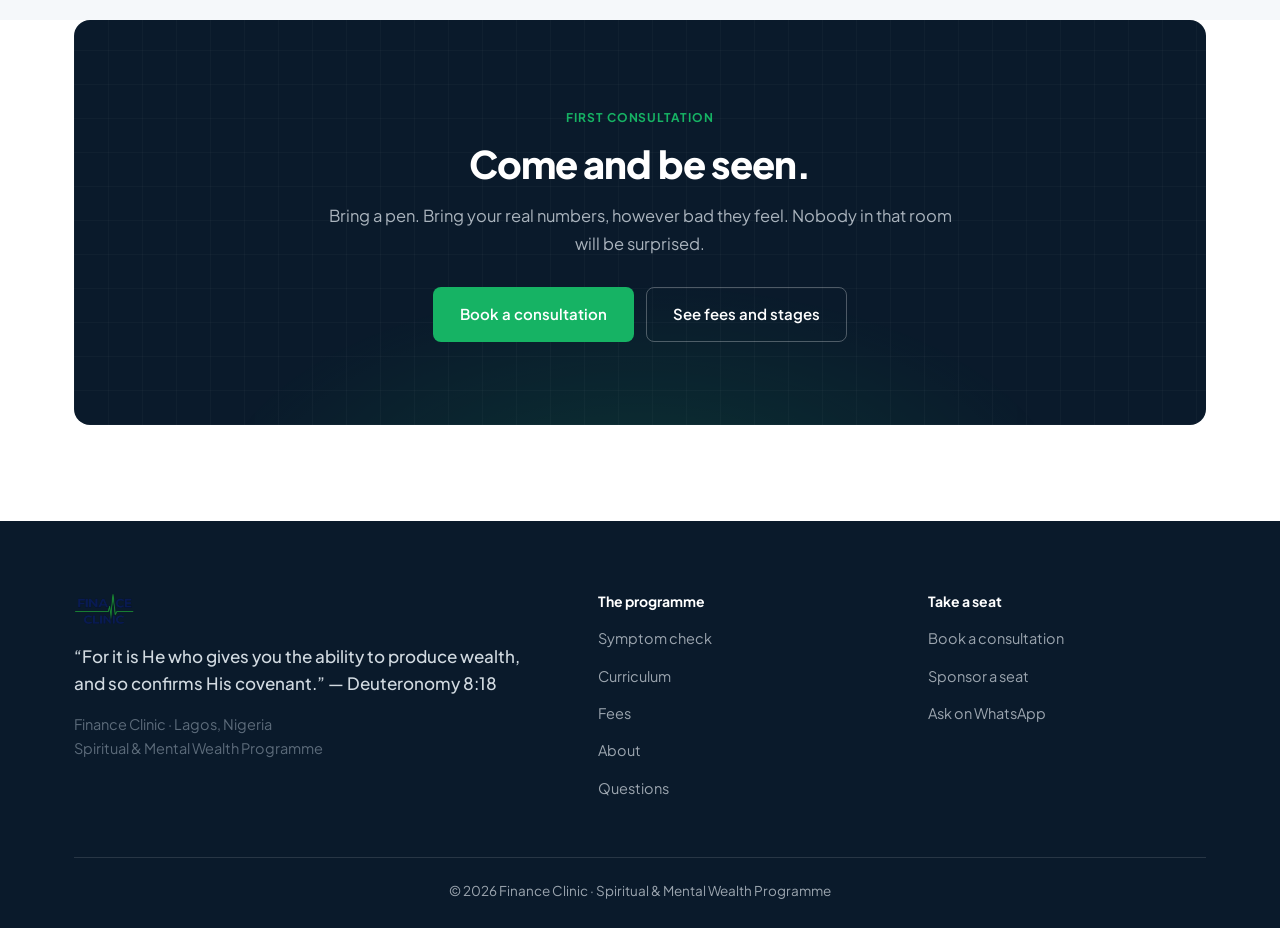
<file: about.html>
<!DOCTYPE html>
<html lang="en-NG">
<head>
<meta charset="UTF-8">
<meta name="viewport" content="width=device-width, initial-scale=1.0">
<title>About — Finance Clinic</title>
<meta name="description" content="Why Finance Clinic is a school and not a seminar. Our vision, our culture, how we keep the door open to every income, and where the money goes.">
<link rel="preconnect" href="https://fonts.googleapis.com">
<link rel="preconnect" href="https://fonts.gstatic.com" crossorigin>
<link href="https://fonts.googleapis.com/css2?family=Plus+Jakarta+Sans:wght@400;500;600;700;800&display=swap" rel="stylesheet">
<link rel="stylesheet" href="assets/styles.min.css">
<link rel="icon" href="favicon.svg" type="image/svg+xml">
<link rel="icon" href="favicon.ico" sizes="32x32">
<meta property="og:type" content="website">
<meta property="og:site_name" content="Finance Clinic">
<meta property="og:title" content="About — Finance Clinic">
<meta property="og:description" content="Why Finance Clinic is a school and not a seminar. Our vision, our culture, how we keep the door open to every income, and where the money goes.">
<meta property="og:url" content="https://financeclinic.ng/about.html">
<meta property="og:image" content="https://financeclinic.ng/assets/img/og-cover.png">
<meta property="og:image:width" content="1200">
<meta property="og:image:height" content="630">
<meta name="twitter:card" content="summary_large_image">
<meta name="twitter:title" content="About — Finance Clinic">
<meta name="twitter:description" content="Why Finance Clinic is a school and not a seminar. Our vision, our culture, how we keep the door open to every income, and where the money goes.">
<meta name="twitter:image" content="https://financeclinic.ng/assets/img/og-cover.png">
<link rel="canonical" href="https://financeclinic.ng/about.html">
</head>
<body>
<a class="skip-link" href="#main-content">Skip to main content</a>
<nav class="nav" id="nav">
  <div class="wrap nav__in">
    <a class="brand" href="index.html"><img src="assets/img/logo.webp" alt="Finance Clinic" class="brand__img"></a>
    <div class="nav__links">
      <a href="index.html">Home</a>
      <a href="curriculum.html">Curriculum</a>
      <a href="fees.html">Fees</a>
      <a href="about.html" class="on">About</a>
      <a href="contact.html">Contact</a>
    </div>
    <a class="btn btn--green btn--sm nav__cta" href="contact.html">Book consultation</a>
    <button class="nav__burger" id="burger" aria-expanded="false" aria-controls="mobilenav" aria-label="Open menu">
      <span></span><span></span><span></span>
    </button>
  </div>
  <div class="mobilenav" id="mobilenav" hidden>
    <a href="index.html">Home</a>
    <a href="curriculum.html">Curriculum</a>
    <a href="fees.html">Fees</a>
    <a href="about.html" class="on">About</a>
    <a href="contact.html">Contact</a>
    <a class="btn btn--green" href="contact.html">Book consultation</a>
  </div>
</nav>

<main id="main-content">

<!-- HERO -->
<section class="hero">
  <div class="wrap hero__grid">
    <div>
      <span class="eyebrow">About</span>
      <h1>A clinic, because most people were never <span>properly seen</span>.</h1>
      <p class="lede">People are handed financial advice the way strangers hand out medicine — confidently, publicly, and without ever asking what is actually wrong. Finance Clinic exists because one sermon and a good intention cannot fix a room full of different problems.</p>
      <div class="hero__btns">
        <a class="btn btn--green" href="contact.html">Book a consultation</a>
        <a class="btn btn--out" href="curriculum.html">See the curriculum</a>
      </div>
    </div>
    <aside class="vision rv">
      <span>Our vision</span>
      <p>A financial discipleship school that teaches people to earn well, give well, keep well, and leave well — from the marketplace to the mission field.</p>
      <cite>Finance Clinic · Lagos, Nigeria</cite>
    </aside>
  </div>
</section>

<!-- STORY -->
<section class="sec">
  <div class="wrap story">
    <div class="rv">
      <span class="eyebrow">Why this exists</span>
      <h2>The full picture, taught in one room.</h2>
      <p>In one place, people learn what scripture says about money. In another, people learn what a balance sheet is, how inflation works, and where to open an investment account. Most people only ever get access to one. And the half they receive cannot carry the weight of the whole problem.</p>
      <p>Faith without math stays a wish. A believer who gives faithfully and has never written down what they owe is not more spiritual — they are unheard. Math without conviction never survives a hard month. A perfect budget collapses the first time fear or shame gets a vote.</p>
      <p>So we teach both, in the same room, on the same night, to the same people. Not as a compromise. As the actual answer.</p>
    </div>
    <div class="rv">
      <div class="pull">
        <p>“Finance Clinic is not a seminar. It is a school. Every great school has a clear entrance, a clear curriculum, and a clear graduation — followed by a mandate to go and teach others.”</p>
        <cite>The founding principle</cite>
      </div>
      <div class="pull pull--2">
        <p>“Go and make disciples of all nations… teaching them to obey everything I have commanded you.” That commission includes wealth.</p>
        <cite>Matthew 28:19–20</cite>
      </div>
    </div>
  </div>
</section>

<!-- CULTURE -->
<section class="sec sec--bg">
  <div class="wrap">
    <div class="head rv">
      <span class="eyebrow">Our culture</span>
      <h2>Three rules that hold the <span class="g">room</span> together.</h2>
      <p>Everything else about how a Finance Clinic session runs comes out of these.</p>
    </div>
    <div class="cards3">
      <div class="vcard rv">
        <div class="vcard__n">01</div>
        <h3>We do not compare. We compete with our own yesterday.</h3>
        <p>Nobody is shamed for where they start. The market trader clearing one debt and the executive restructuring a portfolio are doing the same work, and the room treats them the same way.</p>
      </div>
      <div class="vcard rv">
        <div class="vcard__n">02</div>
        <h3>Testimony is curriculum.</h3>
        <p>Real stories from real members carry as much weight as any lesson we prepare. What worked for the person sitting beside you is evidence. And evidence is what changes behaviour.</p>
      </div>
      <div class="vcard rv">
        <div class="vcard__n">03</div>
        <h3>We finish what we start.</h3>
        <p>The assignment system keeps you on track. Without it, a class is information. With it, it becomes transformation. Attendance is not what we measure. Finished work is.</p>
      </div>
    </div>
  </div>
</section>

<!-- ACCESS -->
<section class="sec sec--navy">
  <div class="wrap">
    <div class="head rv">
      <span class="eyebrow">Access</span>
      <h2>Keeping the door genuinely open.</h2>
      <p>A school about money that quietly excludes people without money is not worth running. Here is what we do about it.</p>
    </div>
    <div class="access">
      <div class="acc rv">
        <h3><svg viewBox="0 0 24 24"><path d="M12 2v20M17 6H9.5a3.5 3.5 0 000 7h5a3.5 3.5 0 010 7H6"/></svg>Financial</h3>
        <ul>
          <li>Stage 1 is free to everyone, always</li>
          <li>Stages 2 and 3 are progressively priced with payment plans</li>
          <li>Every ten paying members sponsor one seat</li>
          <li>Requesting a sponsored seat takes one sentence — no form, no interview, no committee</li>
        </ul>
      </div>
      <div class="acc rv">
        <h3><svg viewBox="0 0 24 24"><path d="M12 21s-7-5.2-7-10a7 7 0 0114 0c0 4.8-7 10-7 10z"/><circle cx="12" cy="11" r="2.6"/></svg>Physical and social</h3>
        <ul>
          <li>Classes held in accessible, central venues</li>
          <li>Virtual attendance available from the first cohort</li>
          <li>Printed notes for members without smartphones</li>
          <li>Finance Clinic Juniors runs alongside, so childcare is not a barrier</li>
        </ul>
      </div>
      <div class="acc rv">
        <h3><svg viewBox="0 0 24 24"><path d="M4 6h16M4 12h10M4 18h7"/></svg>Cultural and language</h3>
        <ul>
          <li>Plain everyday language, no jargon without explanation</li>
          <li>Stories and case studies drawn from Nigerian and African life</li>
          <li>Yoruba, Igbo, and Hausa delivery planned where a community is large enough</li>
          <li>No assumed level of prior education</li>
        </ul>
      </div>
    </div>
  </div>
</section>

<!-- NUMBERS -->
<!-- REPLACE: these four figures are placeholders. Publish only numbers you can evidence. -->
<section class="sec sec--navy sec--tight">
  <div class="wrap">
    <div class="stats">
      <div class="stat rv"><b>120</b><span>topics in the full curriculum</span></div>
      <div class="stat rv"><b>4</b><span>classes every month</span></div>
      <div class="stat rv"><b>1 in 10</b><span>seats sponsored by members</span></div>
      <div class="stat rv"><b>₦0</b><span>to walk through the door</span></div>
    </div>
  </div>
</section>

<!-- PEOPLE -->
<!-- REPLACE BEFORE PUBLISHING: photo slots and all four names, roles and bios are placeholders. -->
<section class="sec">
  <div class="wrap">
    <div class="head rv">
      <span class="eyebrow">Who teaches</span>
      <h2>The people in <span class="g">front of the room</span>.</h2>
      <p>Every facilitator teaches both courses. Nobody teaches only the scripture side or only the numbers side.</p>
    </div>
    <div class="people">
      <div class="person rv">
        <div class="person__ph" data-label="Photo"></div>
        <div class="person__bd"><b>[Facilitator Name]</b><span>Lead facilitator</span><p>[Add bio when available.]</p></div>
      </div>
      <div class="person rv">
        <div class="person__ph" data-label="Photo"></div>
        <div class="person__bd"><b>[Facilitator Name]</b><span>Facilitator, Kingdom Finance</span><p>[Add bio when available.]</p></div>
      </div>
      <div class="person rv">
        <div class="person__ph" data-label="Photo"></div>
        <div class="person__bd"><b>[Facilitator Name]</b><span>Facilitator, Mind of Wealth</span><p>[Add bio when available.]</p></div>
      </div>
      <div class="person rv">
        <div class="person__ph" data-label="Photo"></div>
        <div class="person__bd"><b>[Facilitator Name]</b><span>Juniors and community</span><p>[Add bio when available.]</p></div>
      </div>
    </div>
  </div>
</section>

<!-- TRANSPARENCY -->
<section class="sec sec--bg">
  <div class="wrap story">
    <div class="rv">
      <span class="eyebrow">Where the money goes</span>
      <h2>A finance school should show its own books.</h2>
      <p>We teach members to know what they owe, what they earn, and where it goes. It would be strange to ask that of a room and not do it ourselves.</p>
      <p>Stage 2 and Stage 3 fees, together with sponsored-seat contributions, cover the cost of running Stage 1 for free. Members who continue pay for the members who are just arriving.</p>
      <p class="note">A full breakdown is published to members each quarter. Our full financial transparency report is being prepared and will be published here before the next cohort begins.</p>
    </div>
    <div class="rv">
      <div class="money">
        <div class="money__row">
          <div class="money__ic"><svg viewBox="0 0 24 24"><path d="M3 21h18M5 21V8l7-5 7 5v13"/><path d="M10 21v-6h4v6"/></svg></div>
          <div><b>Venue, chairs and sound</b><p>Central, accessible halls with room for a hundred and twenty people and their children.</p></div>
        </div>
        <div class="money__row">
          <div class="money__ic"><svg viewBox="0 0 24 24"><path d="M6 3h12v18l-6-4-6 4z"/></svg></div>
          <div><b>Printed workbooks</b><p>Paper notes and assignments for every member who cannot use a smartphone, printed monthly.</p></div>
        </div>
        <div class="money__row">
          <div class="money__ic"><svg viewBox="0 0 24 24"><circle cx="9" cy="8" r="3.2"/><path d="M2.5 19a6.5 6.5 0 0113 0"/><path d="M16 5.5a3 3 0 010 5.6M18 19a6.4 6.4 0 00-2.2-4.8"/></svg></div>
          <div><b>Facilitator training</b><p>Stage 3 graduates are trained to teach, so the school can open in more than one place at a time.</p></div>
        </div>
        <div class="money__row">
          <div class="money__ic"><svg viewBox="0 0 24 24"><path d="M20.8 5.6a5 5 0 00-7.1 0L12 7.3l-1.7-1.7a5 5 0 10-7.1 7.1L12 21l8.8-8.3a5 5 0 000-7.1z"/></svg></div>
          <div><b>Sponsored seats</b><p>Every ten paying members fund one seat for somebody who cannot pay. The register does not distinguish.</p></div>
        </div>
      </div>
    </div>
  </div>
</section>

<!-- CTA -->
<section class="final">
  <div class="wrap">
    <div class="cta rv">
      <span class="eyebrow">First consultation</span>
      <h2>Come and be seen.</h2>
      <p>Bring a pen. Bring your real numbers, however bad they feel. Nobody in that room will be surprised.</p>
      <div class="cta__btns">
        <a class="btn btn--green" href="contact.html">Book a consultation</a>
        <a class="btn btn--onNavy" href="fees.html">See fees and stages</a>
      </div>
    </div>
  </div>
</section>

</main>

<footer class="foot">
  <div class="wrap">
    <div class="foot__grid">
      <div>
        <a class="brand" href="index.html"><img src="assets/img/logo.webp" alt="Finance Clinic" class="brand__img"></a>
        <p class="verse">“For it is He who gives you the ability to produce wealth, and so confirms His covenant.” — Deuteronomy 8:18</p>
        <p class="foot__addr">Finance Clinic · Lagos, Nigeria<br>Spiritual &amp; Mental Wealth Programme</p>
      </div>
      <div>
        <h4>The programme</h4>
        <ul>
          <li><a href="index.html#check">Symptom check</a></li>
          <li><a href="curriculum.html">Curriculum</a></li>
          <li><a href="fees.html">Fees</a></li>
          <li><a href="about.html">About</a></li>
          <li><a href="index.html#faq">Questions</a></li>
        </ul>
      </div>
      <div>
        <h4>Take a seat</h4>
        <ul>
          <li><a href="contact.html">Book a consultation</a></li>
          <li><a href="contact.html">Sponsor a seat</a></li>
          <li><a href="contact.html">Ask on WhatsApp</a></li>
        </ul>
      </div>
    </div>
    <div class="foot__bar">© 2026 Finance Clinic · Spiritual &amp; Mental Wealth Programme</div>
  </div>
</footer>

<script src="assets/app.min.js" defer></script>
</body>
</html>
</file>
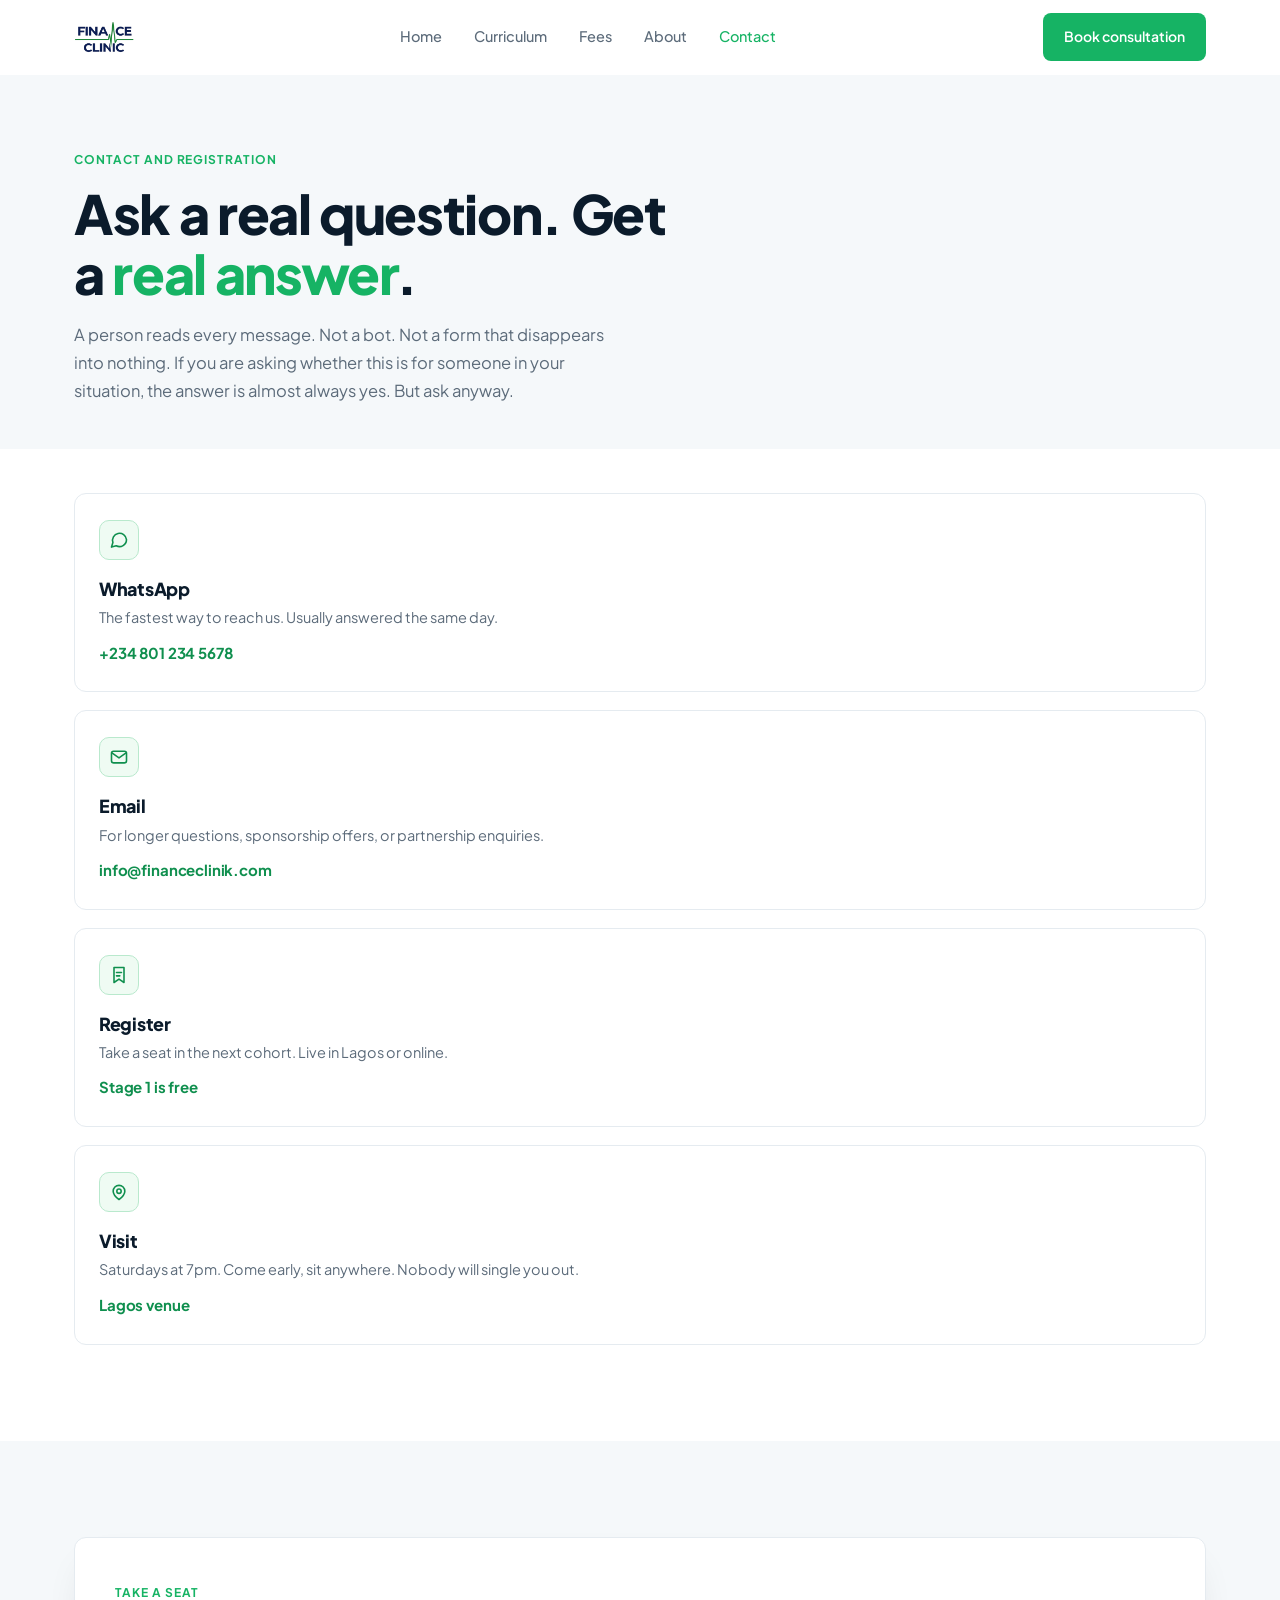
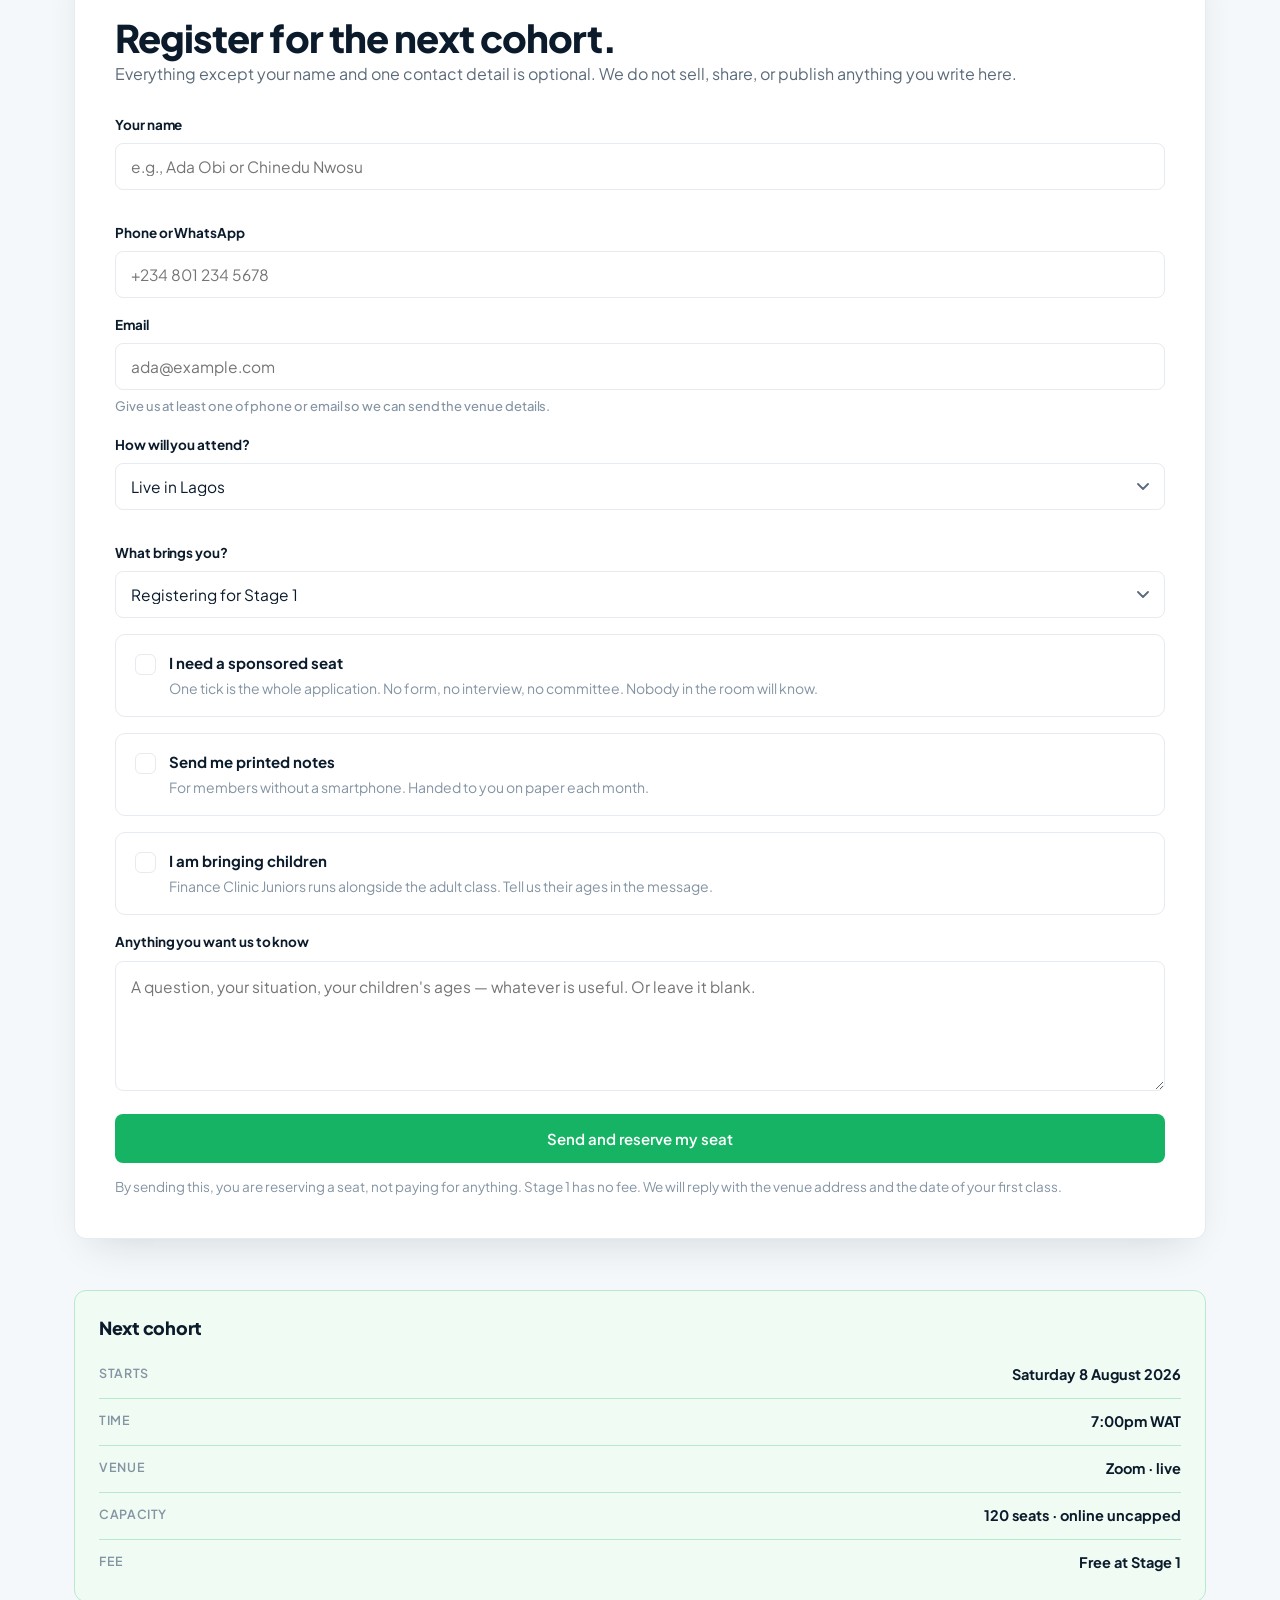
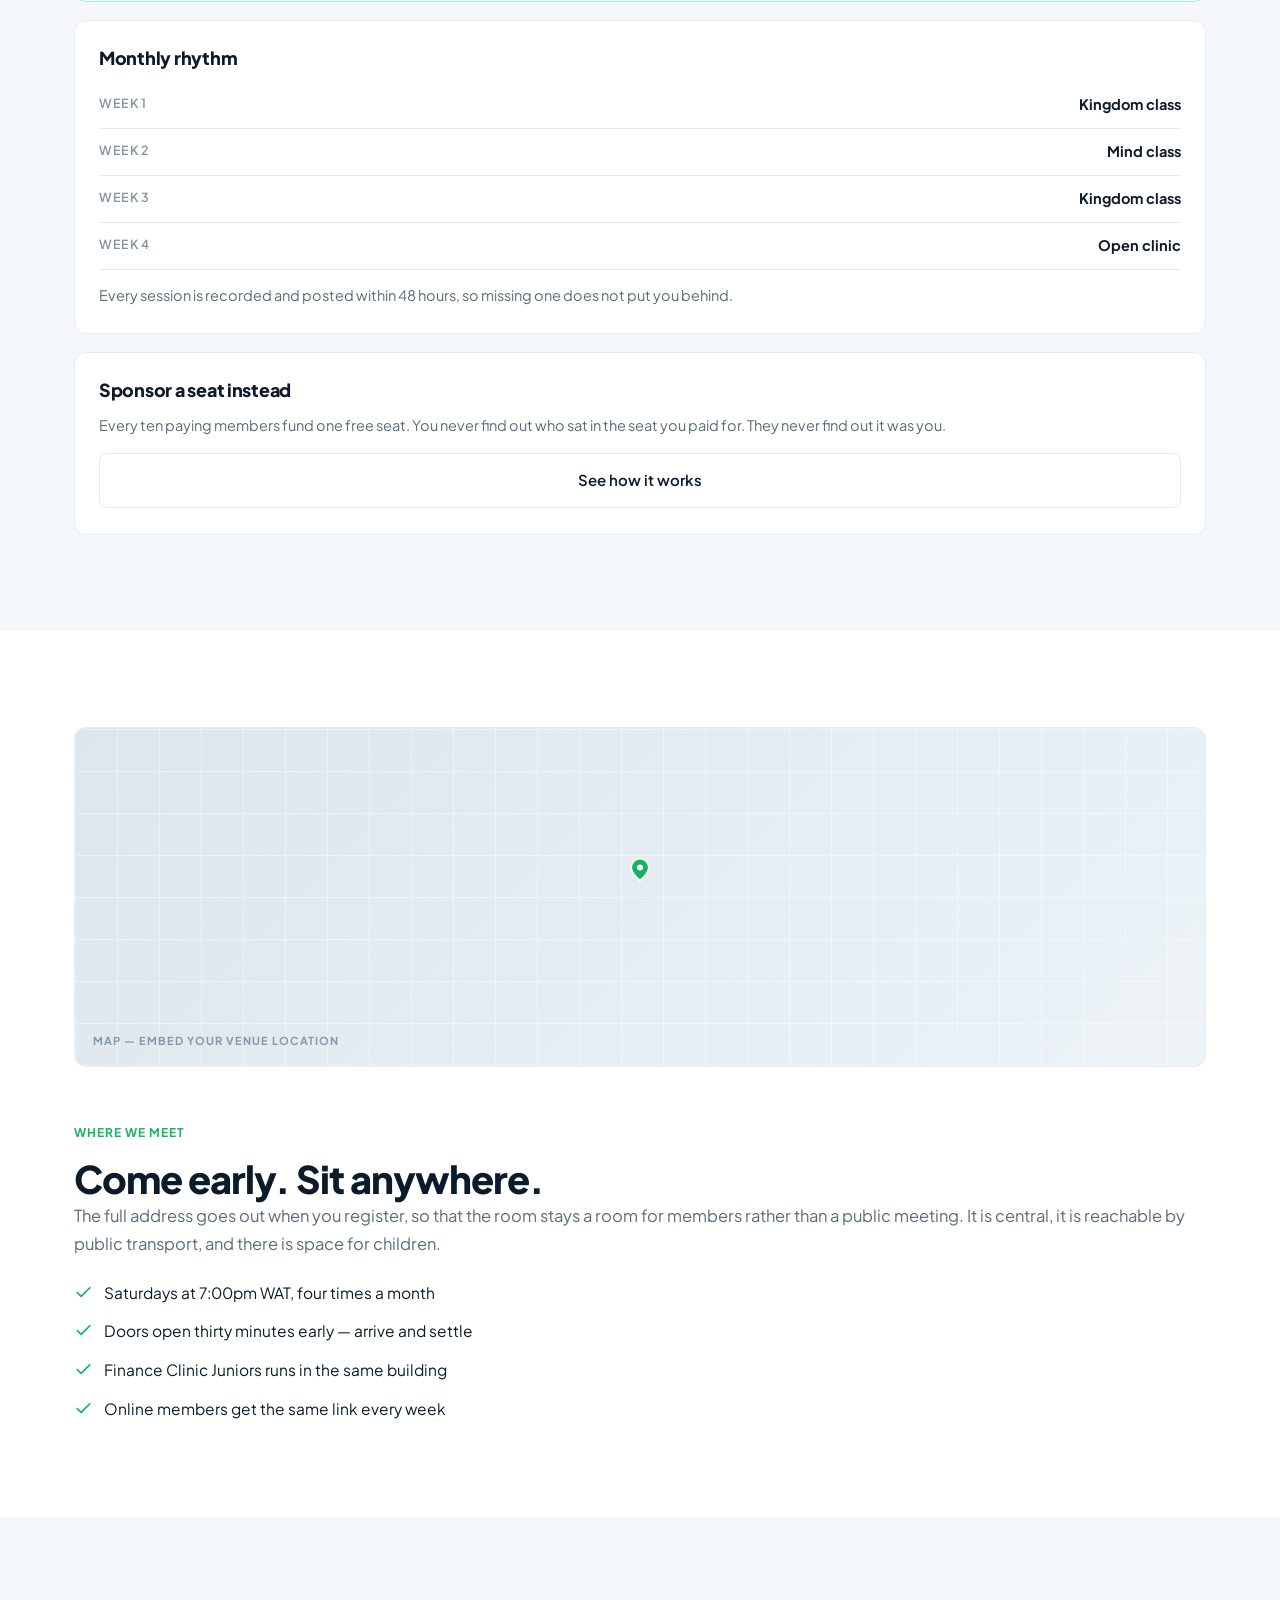
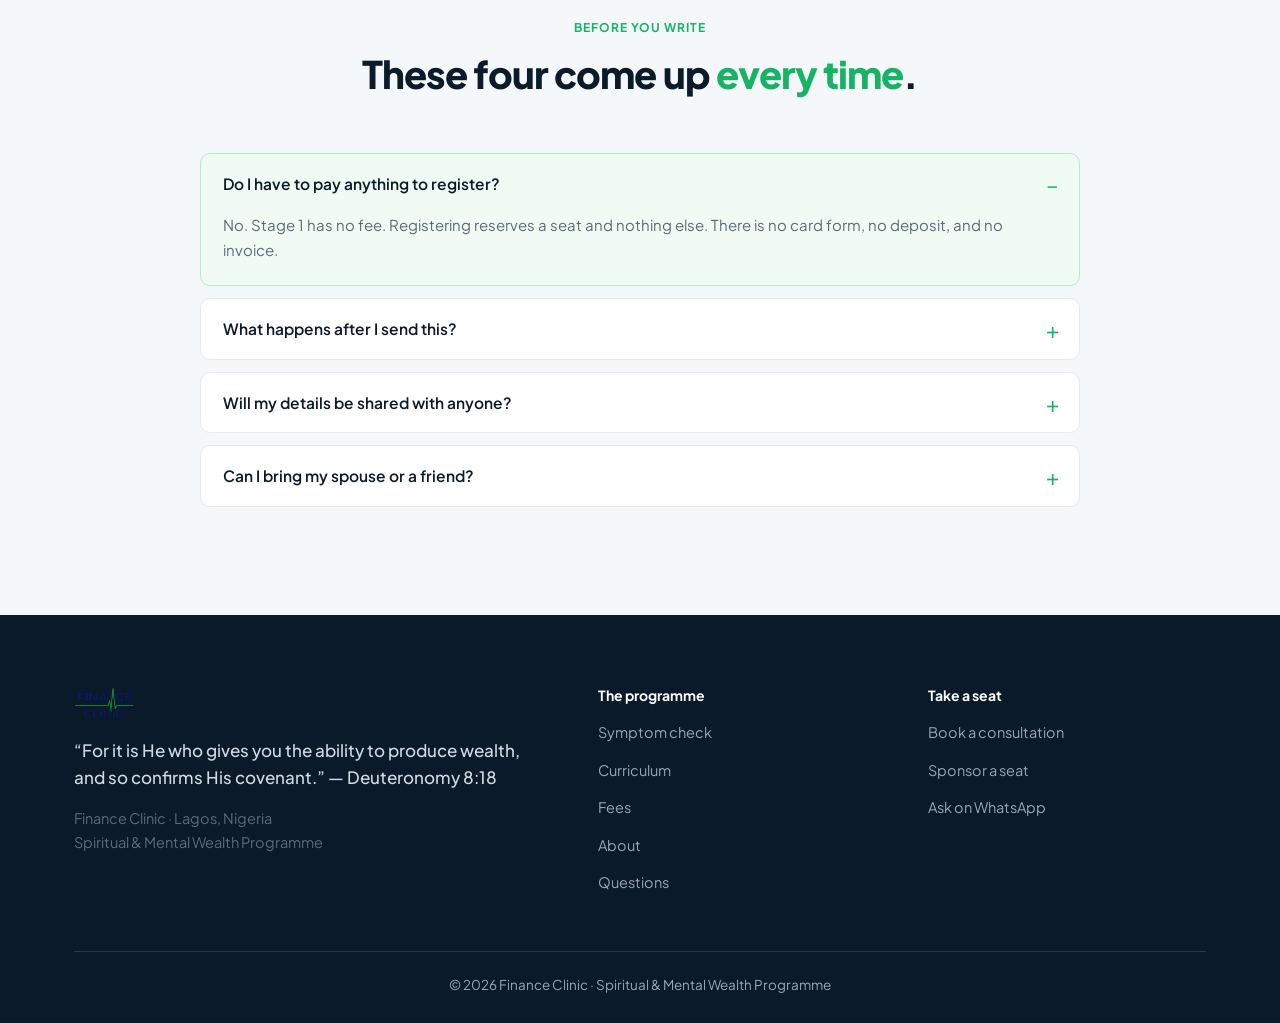
<file: contact.html>
<!DOCTYPE html>
<html lang="en-NG">
<head>
<meta charset="UTF-8">
<meta name="viewport" content="width=device-width, initial-scale=1.0">
<title>Contact & Register — Finance Clinic</title>
<meta name="description" content="Register for the next cohort, book a consultation, or ask a question on WhatsApp. No sales pitch. Just a form.">
<link rel="preconnect" href="https://fonts.googleapis.com">
<link rel="preconnect" href="https://fonts.gstatic.com" crossorigin>
<link href="https://fonts.googleapis.com/css2?family=Plus+Jakarta+Sans:wght@400;500;600;700;800&display=swap" rel="stylesheet">
<link rel="stylesheet" href="assets/styles.min.css">
<link rel="icon" href="favicon.svg" type="image/svg+xml">
<link rel="icon" href="favicon.ico" sizes="32x32">
<meta property="og:type" content="website">
<meta property="og:site_name" content="Finance Clinic">
<meta property="og:title" content="Contact & Register — Finance Clinic">
<meta property="og:description" content="Register for the next cohort, book a consultation, or ask a question on WhatsApp. No sales pitch. Just a form.">
<meta property="og:url" content="https://financeclinic.ng/contact.html">
<meta property="og:image" content="https://financeclinic.ng/assets/img/og-cover.png">
<meta property="og:image:width" content="1200">
<meta property="og:image:height" content="630">
<meta name="twitter:card" content="summary_large_image">
<meta name="twitter:title" content="Contact & Register — Finance Clinic">
<meta name="twitter:description" content="Register for the next cohort, book a consultation, or ask a question on WhatsApp. No sales pitch. Just a form.">
<meta name="twitter:image" content="https://financeclinic.ng/assets/img/og-cover.png">
<link rel="canonical" href="https://financeclinic.ng/contact.html">
<script src="https://challenges.cloudflare.com/turnstile/v0/api.js" async defer></script>
</head>
<body>
<a class="skip-link" href="#main-content">Skip to main content</a>
<nav class="nav" id="nav">
  <div class="wrap nav__in">
    <a class="brand" href="index.html"><img src="assets/img/logo.webp" alt="Finance Clinic" class="brand__img"></a>
    <div class="nav__links">
      <a href="index.html">Home</a>
      <a href="curriculum.html">Curriculum</a>
      <a href="fees.html">Fees</a>
      <a href="about.html">About</a>
      <a href="contact.html" class="on">Contact</a>
    </div>
    <a class="btn btn--green btn--sm nav__cta" href="contact.html">Book consultation</a>
    <button class="nav__burger" id="burger" aria-expanded="false" aria-controls="mobilenav" aria-label="Open menu">
      <span></span><span></span><span></span>
    </button>
  </div>
  <div class="mobilenav" id="mobilenav" hidden>
    <a href="index.html">Home</a>
    <a href="curriculum.html">Curriculum</a>
    <a href="fees.html">Fees</a>
    <a href="about.html">About</a>
    <a href="contact.html" class="on">Contact</a>
    <a class="btn btn--green" href="contact.html">Book consultation</a>
  </div>
</nav>

<main id="main-content">

<!-- HERO -->
<section class="hero">
  <div class="wrap">
    <span class="eyebrow">Contact and registration</span>
    <h1>Ask a real question. Get a <span>real answer</span>.</h1>
    <p class="lede">A person reads every message. Not a bot. Not a form that disappears into nothing. If you are asking whether this is for someone in your situation, the answer is almost always yes. But ask anyway.</p>
  </div>
</section>

<!-- WAYS -->
<section class="sec sec--tight">
  <div class="wrap">
    <div class="ways">
      <!-- REPLACE: put your real WhatsApp number, email and phone in the four cards below -->
      <a class="way rv" href="#">
        <div class="way__ic"><svg viewBox="0 0 24 24"><path d="M21 11.5a8.4 8.4 0 01-12.4 7.4L3 20.5l1.7-5.4A8.4 8.4 0 1121 11.5z"/></svg></div>
        <h3>WhatsApp</h3>
        <p>The fastest way to reach us. Usually answered the same day.</p>
        <b>+234 801 234 5678</b>
      </a>
      <a class="way rv" href="mailto:info@financeclinik.com">
        <div class="way__ic"><svg viewBox="0 0 24 24"><rect x="3" y="5" width="18" height="14" rx="2.5"/><path d="M3.5 7l8.5 6 8.5-6"/></svg></div>
        <h3>Email</h3>
        <p>For longer questions, sponsorship offers, or partnership enquiries.</p>
        <b>info@financeclinik.com</b>
      </a>
      <a class="way rv" href="#register">
        <div class="way__ic"><svg viewBox="0 0 24 24"><path d="M6 3h12v18l-6-4-6 4z"/><path d="M9 9h6M9 13h4"/></svg></div>
        <h3>Register</h3>
        <p>Take a seat in the next cohort. Live in Lagos or online.</p>
        <b>Stage 1 is free</b>
      </a>
      <a class="way rv" href="#venue">
        <div class="way__ic"><svg viewBox="0 0 24 24"><path d="M12 21s-7-5.2-7-10a7 7 0 0114 0c0 4.8-7 10-7 10z"/><circle cx="12" cy="11" r="2.6"/></svg></div>
        <h3>Visit</h3>
        <p>Saturdays at 7pm. Come early, sit anywhere. Nobody will single you out.</p>
        <b>Lagos venue</b>
      </a>
    </div>
  </div>
</section>

<!-- FORM -->
<section class="sec sec--bg" id="register">
  <div class="wrap formgrid">
    <div class="card rv">
      <span class="eyebrow">Take a seat</span>
      <h2>Register for the next cohort.</h2>
      <p class="card__intro">Everything except your name and one contact detail is optional. We do not sell, share, or publish anything you write here.</p>

      <form id="regform" action="/api/contact" method="post" novalidate>
        <!-- Honeypot anti-spam field — must remain invisible -->
        <input type="text" name="botcheck" style="display:none" tabindex="-1" autocomplete="off">
        <div class="f2">
          <label class="field"><span>Your name</span><input type="text" name="name" required autocomplete="name" placeholder="e.g., Ada Obi or Chinedu Nwosu"></label>
          <label class="field"><span>Phone or WhatsApp</span><input type="tel" name="phone" autocomplete="tel" placeholder="+234 801 234 5678"></label>
        </div>
        <label class="field"><span>Email</span><input type="email" name="email" autocomplete="email" placeholder="ada@example.com"><span class="hint">Give us at least one of phone or email so we can send the venue details.</span></label>

        <div class="f2">
          <label class="field"><span>How will you attend?</span>
            <select name="format">
              <option>Live in Lagos</option>
              <option>Online</option>
              <option>Not sure yet</option>
            </select>
          </label>
          <label class="field"><span>What brings you?</span>
            <select name="reason">
              <option>Registering for Stage 1</option>
              <option>Asking a question first</option>
              <option>I want to sponsor seats</option>
              <option>Bringing a group or a church</option>
              <option>Something else</option>
            </select>
          </label>
        </div>

        <label class="check">
          <input type="checkbox" name="sponsored" value="yes">
          <span class="check__box"><svg viewBox="0 0 16 16"><path d="M3 8.4l3.2 3.2L13 4.6"/></svg></span>
          <span class="check__t"><b>I need a sponsored seat</b><span>One tick is the whole application. No form, no interview, no committee. Nobody in the room will know.</span></span>
        </label>

        <label class="check">
          <input type="checkbox" name="printed" value="yes">
          <span class="check__box"><svg viewBox="0 0 16 16"><path d="M3 8.4l3.2 3.2L13 4.6"/></svg></span>
          <span class="check__t"><b>Send me printed notes</b><span>For members without a smartphone. Handed to you on paper each month.</span></span>
        </label>

        <label class="check">
          <input type="checkbox" name="juniors" value="yes">
          <span class="check__box"><svg viewBox="0 0 16 16"><path d="M3 8.4l3.2 3.2L13 4.6"/></svg></span>
          <span class="check__t"><b>I am bringing children</b><span>Finance Clinic Juniors runs alongside the adult class. Tell us their ages in the message.</span></span>
        </label>

        <label class="field"><span>Anything you want us to know</span><textarea name="message" placeholder="A question, your situation, your children's ages — whatever is useful. Or leave it blank."></textarea></label>

        <!-- Cloudflare Turnstile Anti-Spam Widget -->
        <div class="cf-turnstile" data-sitekey="1x00000000000000000000AA" data-theme="light" style="margin-bottom: 16px;"></div>
        <button class="btn btn--green btn--wide" type="submit" id="regsubmit">Send and reserve my seat</button>
        <p class="formnote">By sending this, you are reserving a seat, not paying for anything. Stage 1 has no fee. We will reply with the venue address and the date of your first class.</p>
        <div class="sent" id="sent" role="status" aria-live="polite">Your seat is reserved. We will reply within 24 hours with the venue address and your first class date. If it is urgent, message the WhatsApp number above.</div>
        <div class="sent sent--error" id="formerror" role="alert" aria-live="assertive" hidden>Something went wrong sending your registration. Please try again, or message us directly on WhatsApp at +234 801 234 5678.</div>
      </form>
    </div>

    <aside class="side">
      <div class="sbox sbox--now rv">
        <h3>Next cohort</h3>
        <div class="srow"><span>Starts</span><b>Saturday 8 August 2026</b></div>
        <div class="srow"><span>Time</span><b>7:00pm WAT</b></div>
        <div class="srow"><span>Venue</span><b>Zoom · live</b></div>
        <div class="srow"><span>Capacity</span><b>120 seats · online uncapped</b></div>
        <div class="srow"><span>Fee</span><b>Free at Stage 1</b></div>
      </div>

      <div class="sbox rv">
        <h3>Monthly rhythm</h3>
        <div class="srow"><span>Week 1</span><b>Kingdom class</b></div>
        <div class="srow"><span>Week 2</span><b>Mind class</b></div>
        <div class="srow"><span>Week 3</span><b>Kingdom class</b></div>
        <div class="srow"><span>Week 4</span><b>Open clinic</b></div>
        <p class="sbox__p">Every session is recorded and posted within 48 hours, so missing one does not put you behind.</p>
      </div>

      <div class="sbox rv">
        <h3>Sponsor a seat instead</h3>
        <p>Every ten paying members fund one free seat. You never find out who sat in the seat you paid for. They never find out it was you.</p>
        <a class="btn btn--out btn--wide" href="fees.html">See how it works</a>
      </div>
    </aside>
  </div>
</section>

<!-- VENUE -->
<section class="sec" id="venue">
  <div class="wrap venue">
    <div class="rv">
      <!-- REPLACE: swap this block for a real embedded map and put the actual address below -->
      <div class="mapph" data-label="Map — embed your venue location">
        <div class="pin"><svg viewBox="0 0 24 24"><path d="M12 22s-7-5.4-7-10.5a7 7 0 1114 0C19 16.6 12 22 12 22z"/><circle cx="12" cy="11.5" r="2.4" fill="#fff" stroke="none"/></svg></div>
      </div>
    </div>
    <div class="rv">
      <span class="eyebrow">Where we meet</span>
      <h2>Come early. Sit anywhere.</h2>
      <p class="lede">The full address goes out when you register, so that the room stays a room for members rather than a public meeting. It is central, it is reachable by public transport, and there is space for children.</p>
      <ul class="ticks">
        <li><svg viewBox="0 0 24 24"><path d="M4 12l5 5L20 6"/></svg>Saturdays at 7:00pm WAT, four times a month</li>
        <li><svg viewBox="0 0 24 24"><path d="M4 12l5 5L20 6"/></svg>Doors open thirty minutes early — arrive and settle</li>
        <li><svg viewBox="0 0 24 24"><path d="M4 12l5 5L20 6"/></svg>Finance Clinic Juniors runs in the same building</li>
        <li><svg viewBox="0 0 24 24"><path d="M4 12l5 5L20 6"/></svg>Online members get the same link every week</li>
      </ul>
    </div>
  </div>
</section>

<!-- QUICK ANSWERS -->
<section class="sec sec--bg">
  <div class="wrap">
    <div class="head rv">
      <span class="eyebrow">Before you write</span>
      <h2>These four come up <span class="g">every time</span>.</h2>
    </div>
    <details class="q rv" open><summary>Do I have to pay anything to register?</summary><p>No. Stage 1 has no fee. Registering reserves a seat and nothing else. There is no card form, no deposit, and no invoice.</p></details>
    <details class="q rv"><summary>What happens after I send this?</summary><p>Someone replies with the venue address, the date of your first class, and the link if you are attending online. If you asked a question, they answer that too.</p></details>
    <details class="q rv"><summary>Will my details be shared with anyone?</summary><p>No. Your details are used to send you class information and nothing else. We do not sell, share, or publish them. We do not add you to unrelated mailing lists.</p></details>
    <details class="q rv"><summary>Can I bring my spouse or a friend?</summary><p>Yes, and it works better. Register separately so both of you get the notes and the assignments. Financial change lasts longer when the person you share money with is in the same room.</p></details>
  </div>
</section>

</main>

<footer class="foot">
  <div class="wrap">
    <div class="foot__grid">
      <div>
        <a class="brand" href="index.html"><img src="assets/img/logo.webp" alt="Finance Clinic" class="brand__img"></a>
        <p class="verse">“For it is He who gives you the ability to produce wealth, and so confirms His covenant.” — Deuteronomy 8:18</p>
        <p class="foot__addr">Finance Clinic · Lagos, Nigeria<br>Spiritual &amp; Mental Wealth Programme</p>
      </div>
      <div>
        <h4>The programme</h4>
        <ul>
          <li><a href="index.html#check">Symptom check</a></li>
          <li><a href="curriculum.html">Curriculum</a></li>
          <li><a href="fees.html">Fees</a></li>
          <li><a href="about.html">About</a></li>
          <li><a href="index.html#faq">Questions</a></li>
        </ul>
      </div>
      <div>
        <h4>Take a seat</h4>
        <ul>
          <li><a href="#register">Book a consultation</a></li>
          <li><a href="fees.html">Sponsor a seat</a></li>
          <li><a href="#">Ask on WhatsApp</a></li>
        </ul>
      </div>
    </div>
    <div class="foot__bar">© 2026 Finance Clinic · Spiritual &amp; Mental Wealth Programme</div>
  </div>
</footer>

<script src="assets/app.min.js" defer></script>
</body>
</html>
</file>
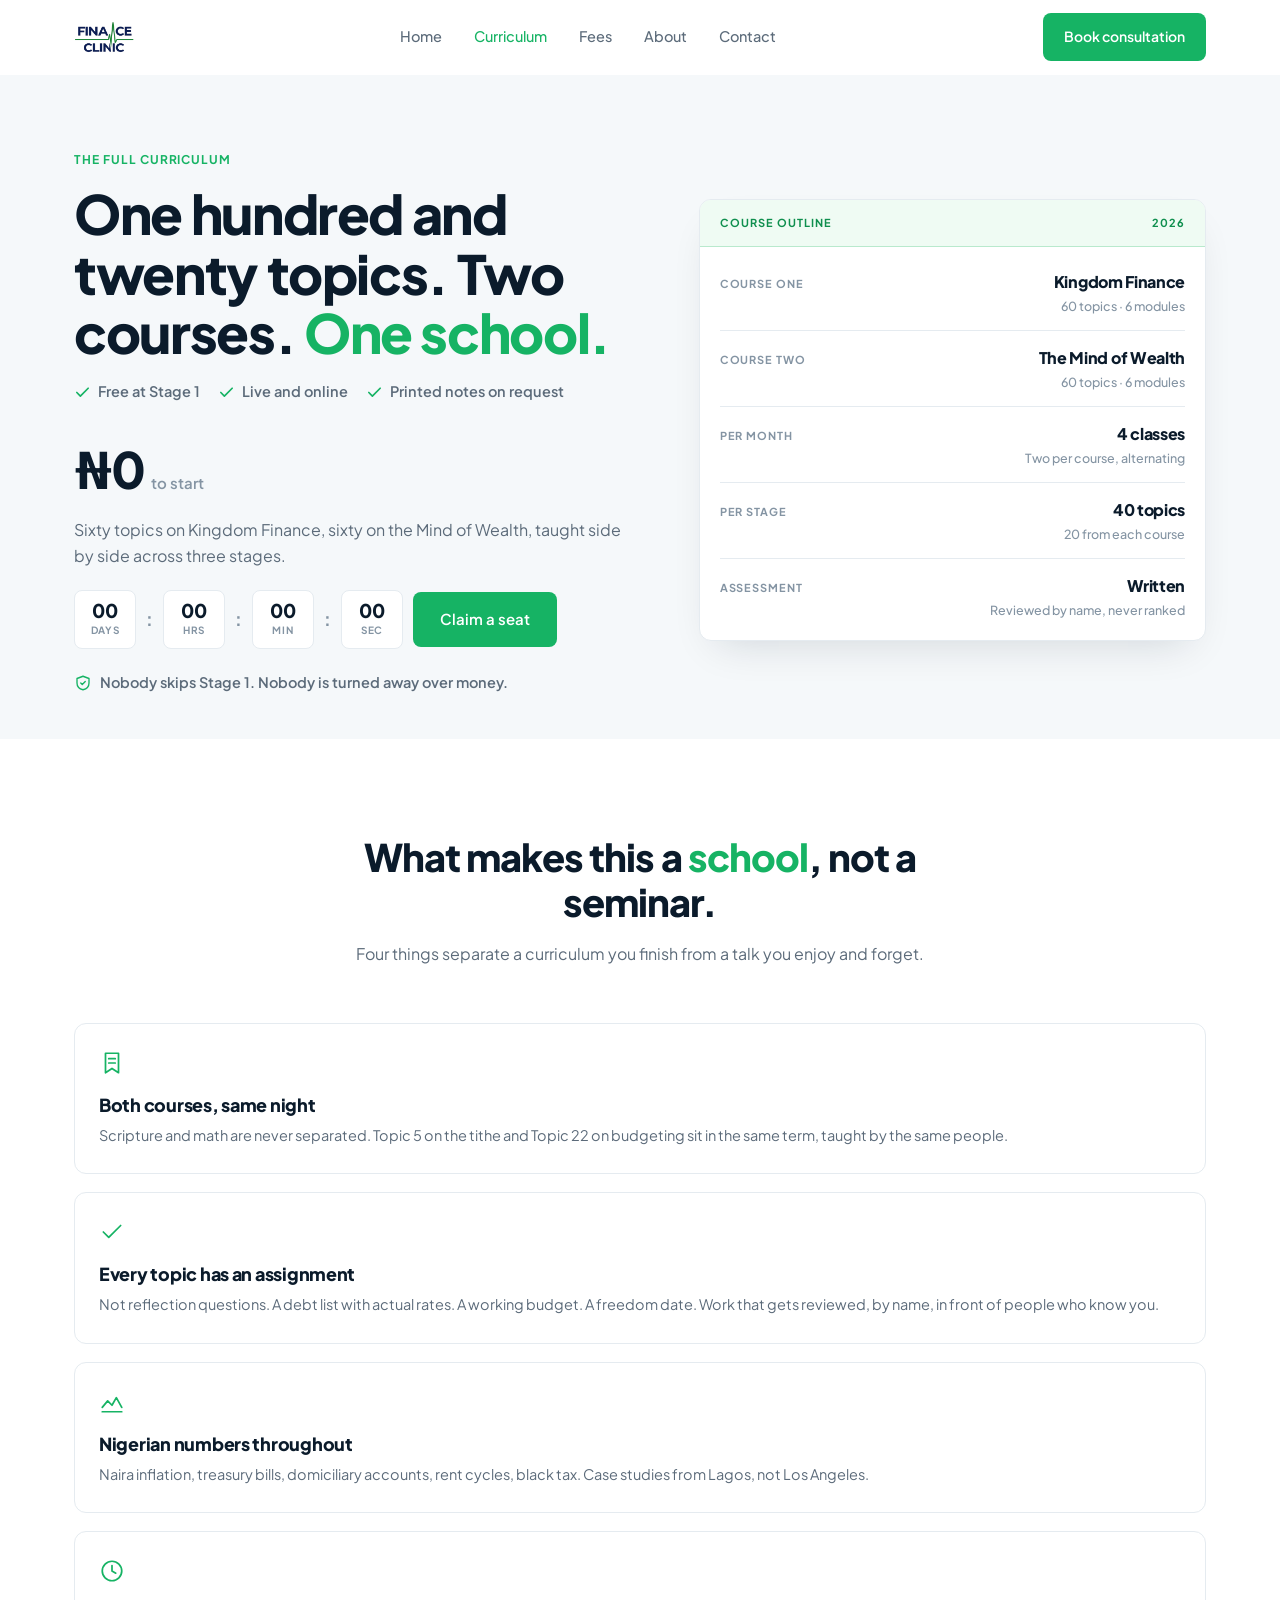
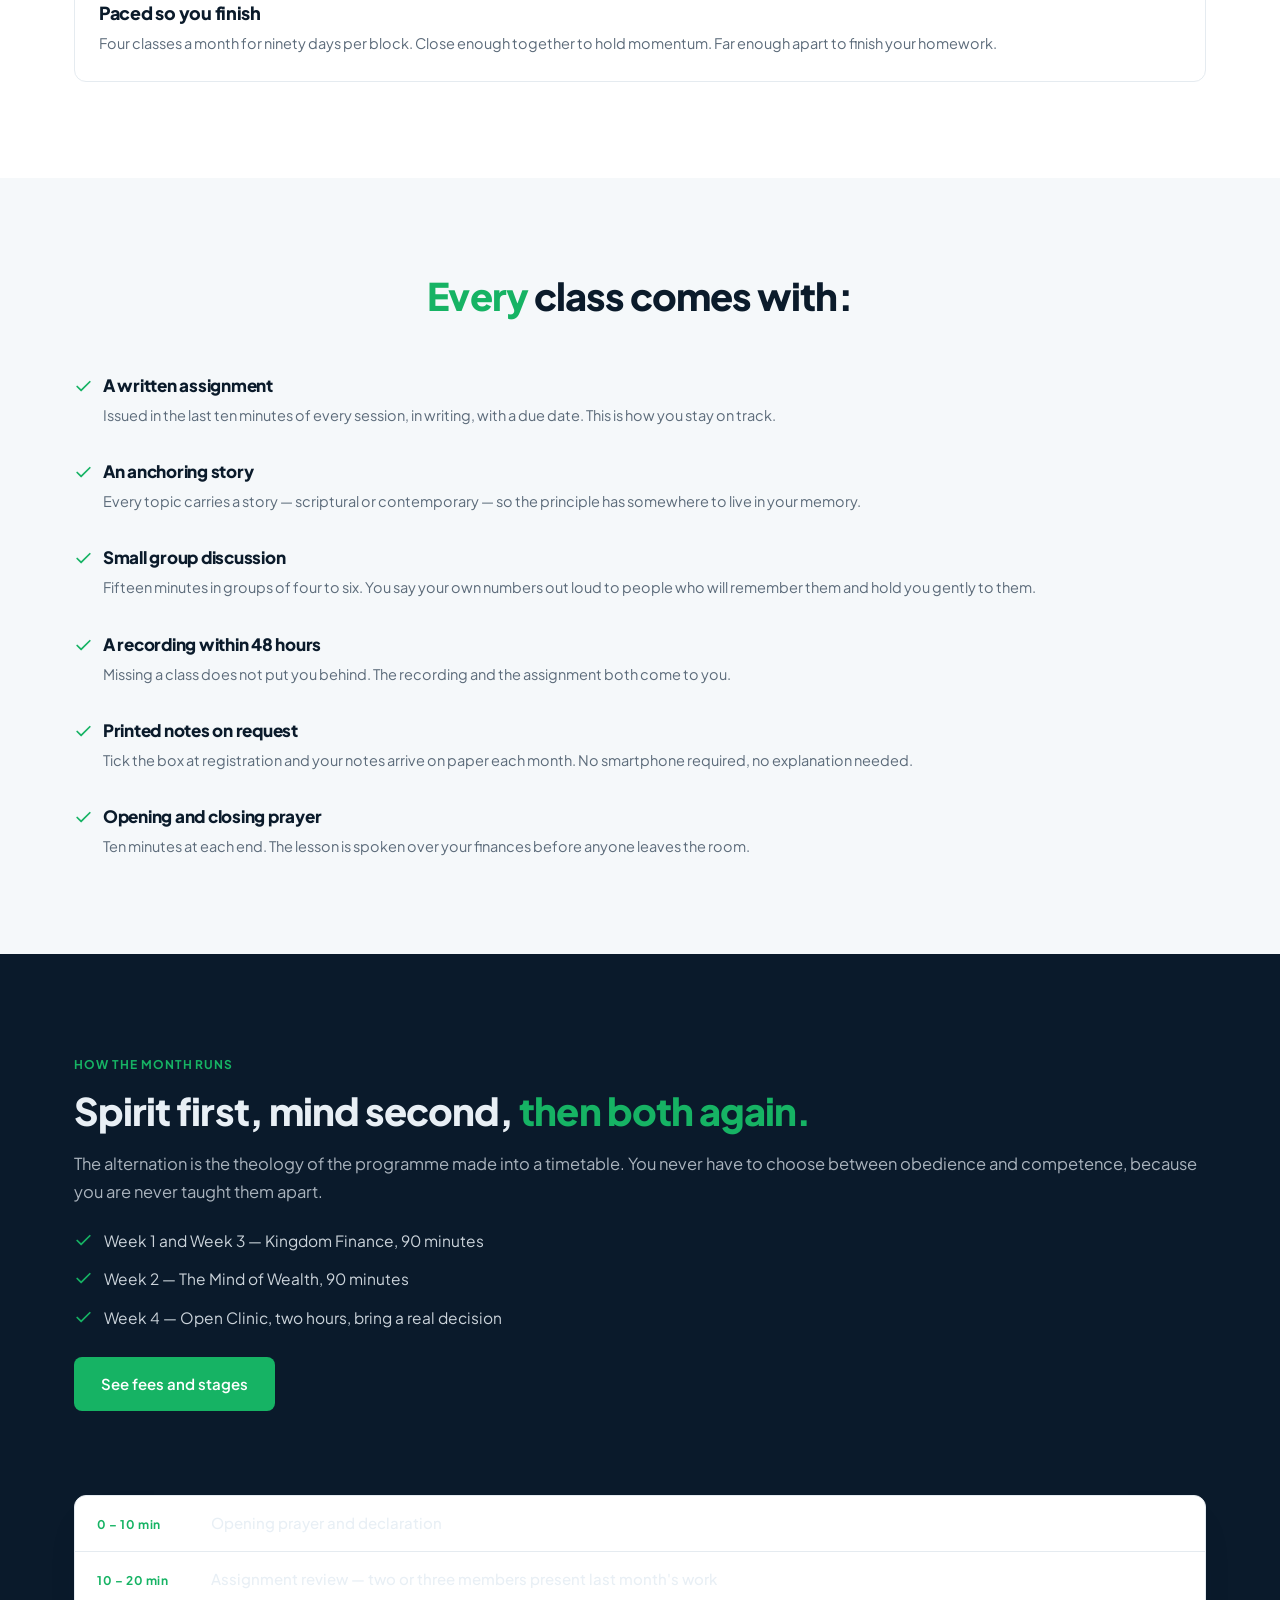
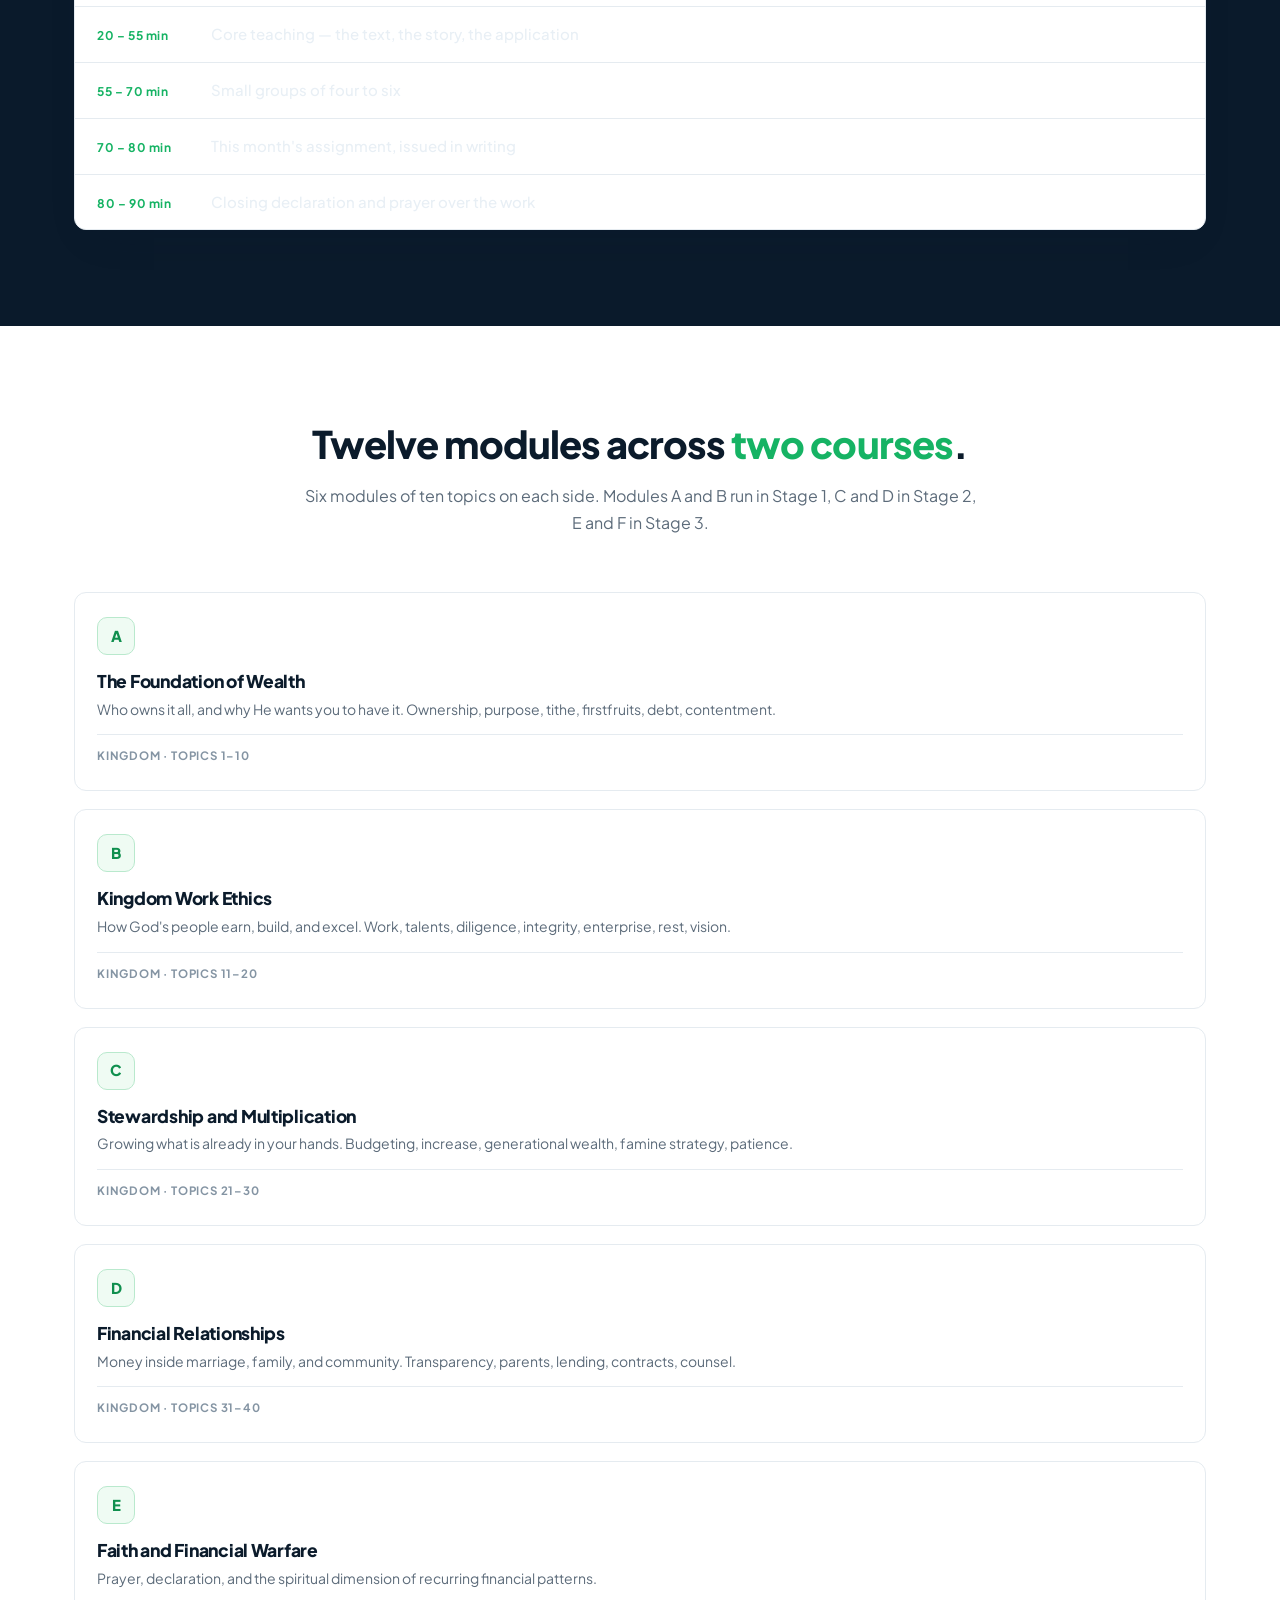
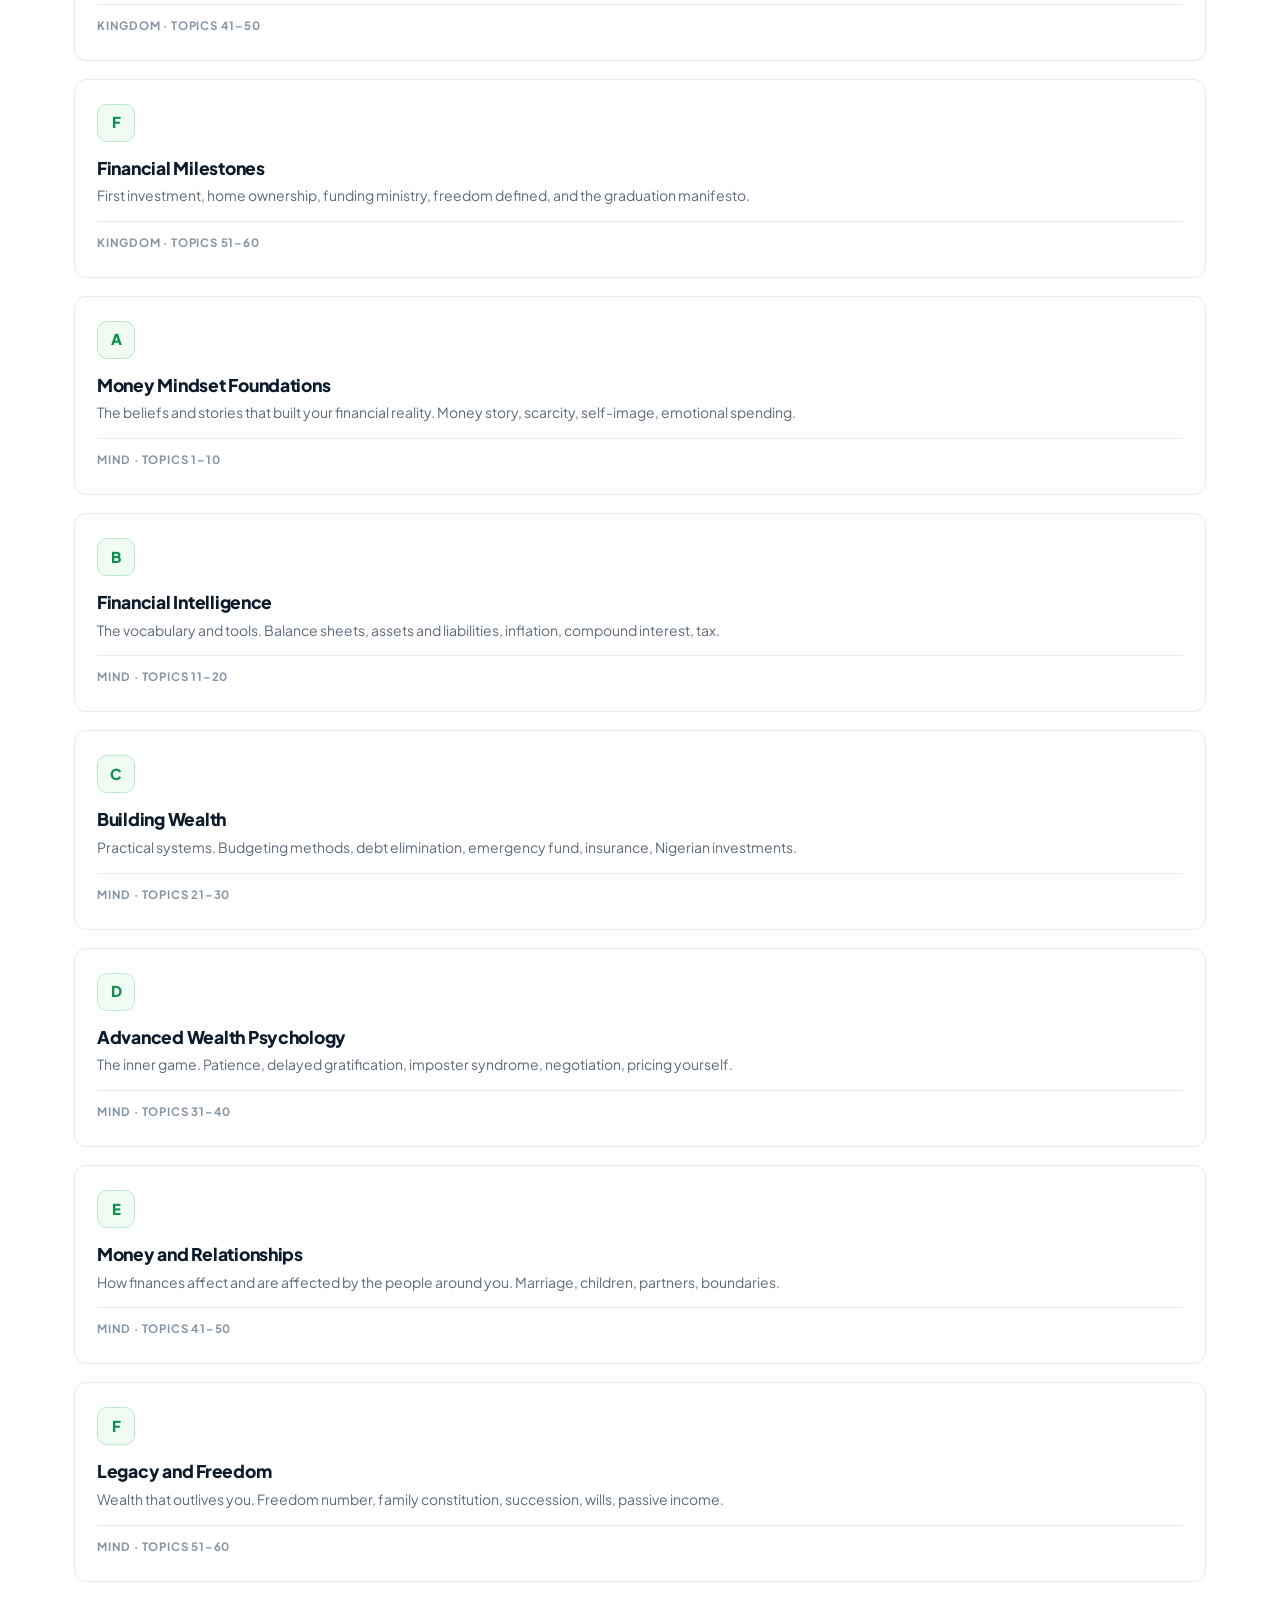
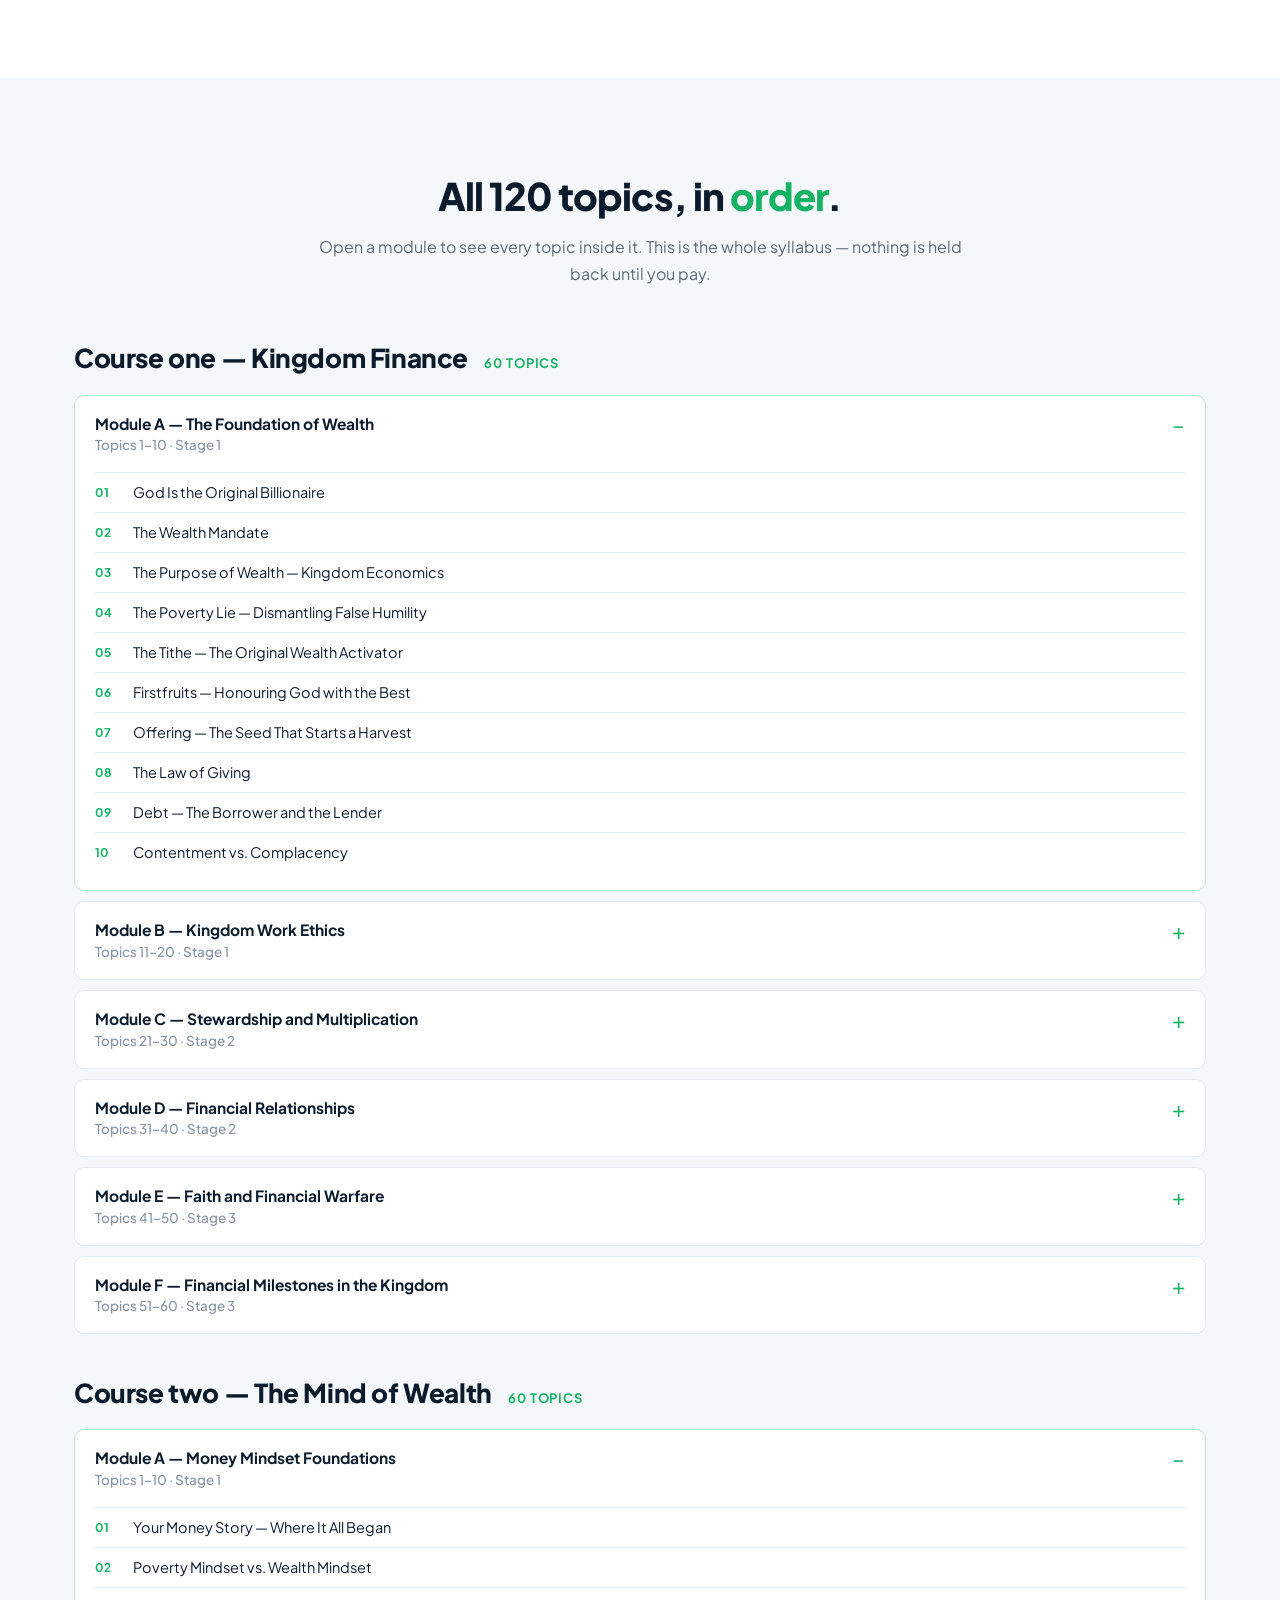
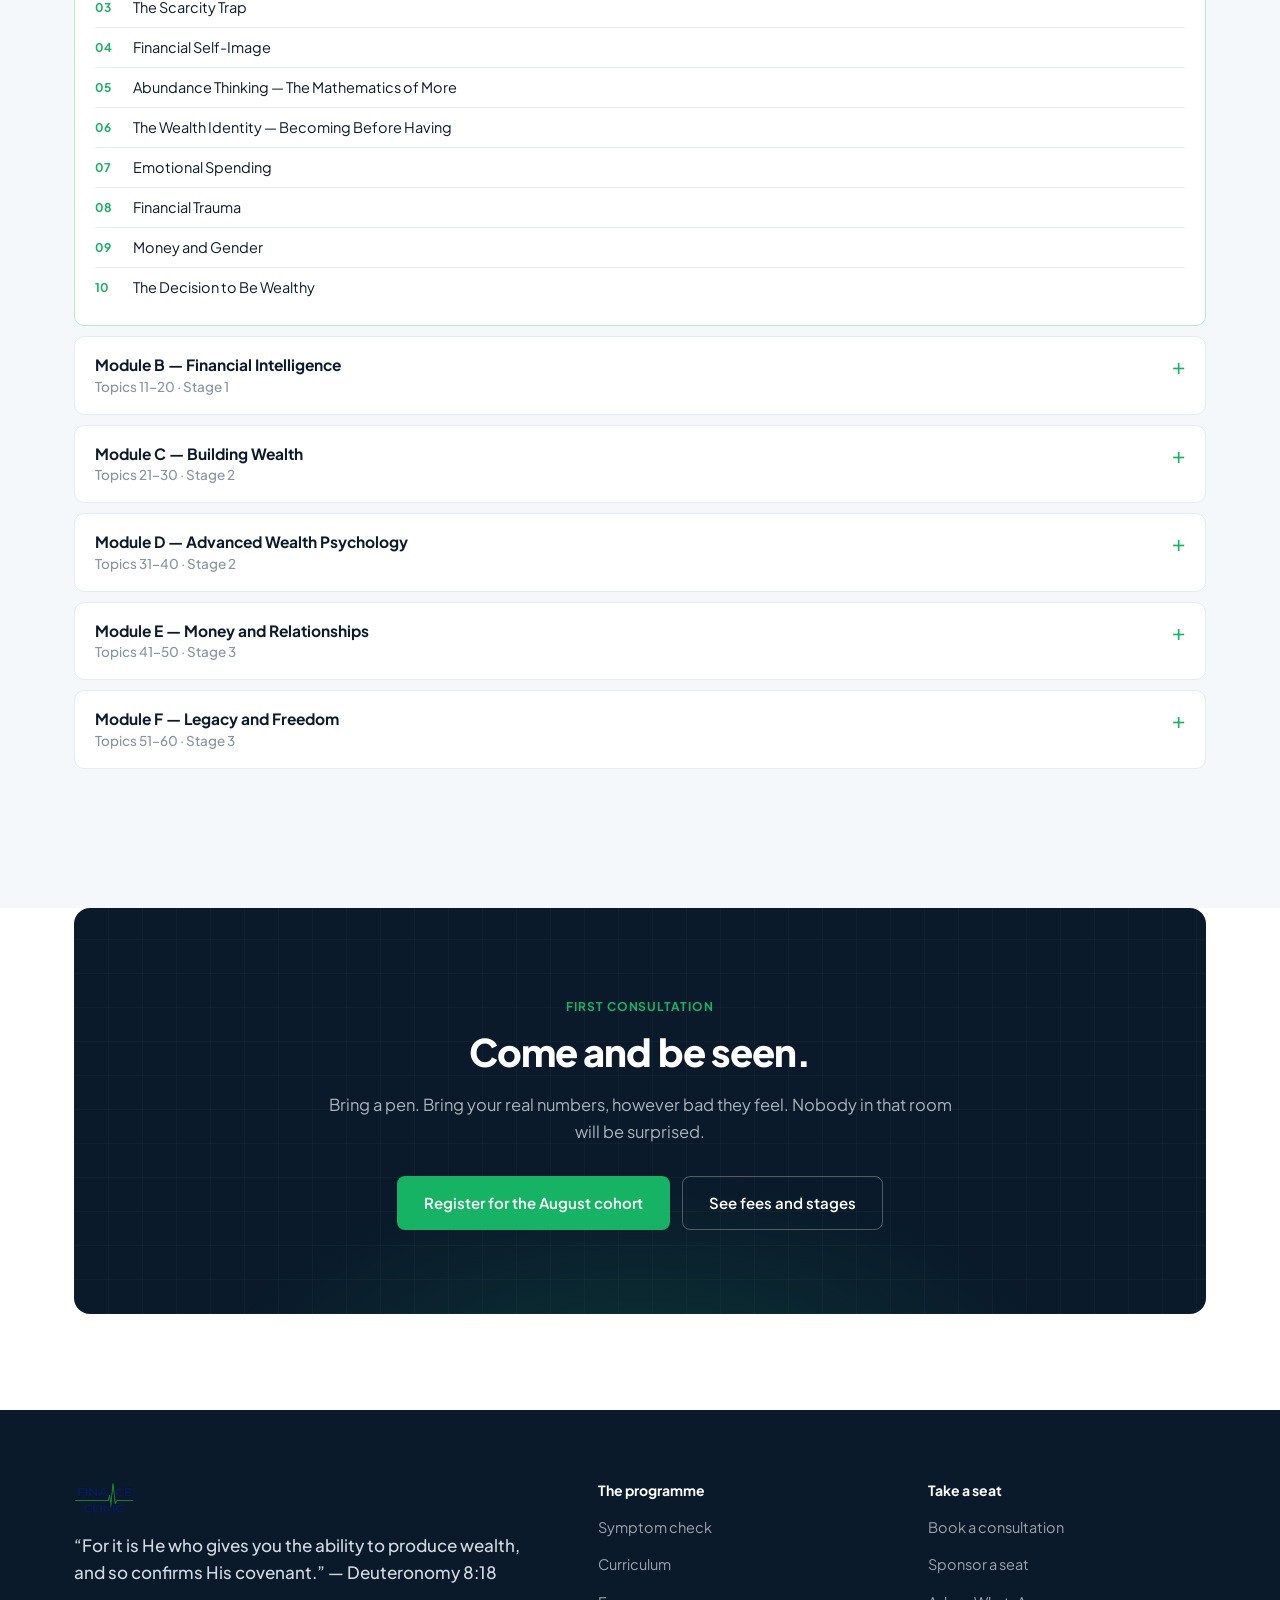
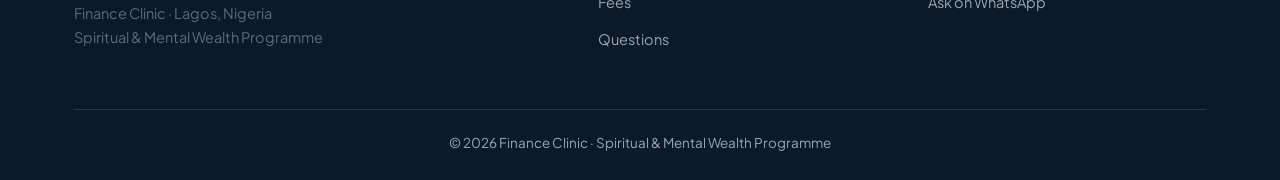
<file: curriculum.html>
<!DOCTYPE html>
<html lang="en-NG">
<head>
<meta charset="UTF-8">
<meta name="viewport" content="width=device-width, initial-scale=1.0">
<title>Curriculum — Finance Clinic</title>
<meta name="description" content="120 topics across three stages. Budgeting, debt, giving, investment, business, and legacy. A full written syllabus you can review before you commit to anything.">
<link rel="preconnect" href="https://fonts.googleapis.com">
<link rel="preconnect" href="https://fonts.gstatic.com" crossorigin>
<link href="https://fonts.googleapis.com/css2?family=Plus+Jakarta+Sans:wght@400;500;600;700;800&display=swap" rel="stylesheet">
<link rel="stylesheet" href="assets/styles.min.css">
<link rel="icon" href="favicon.svg" type="image/svg+xml">
<link rel="icon" href="favicon.ico" sizes="32x32">
<meta property="og:type" content="website">
<meta property="og:site_name" content="Finance Clinic">
<meta property="og:title" content="Curriculum — Finance Clinic">
<meta property="og:description" content="120 topics across three stages. Budgeting, debt, giving, investment, business, and legacy. A full written syllabus you can review before you commit to anything.">
<meta property="og:url" content="https://financeclinic.ng/curriculum.html">
<meta property="og:image" content="https://financeclinic.ng/assets/img/og-cover.png">
<meta property="og:image:width" content="1200">
<meta property="og:image:height" content="630">
<meta name="twitter:card" content="summary_large_image">
<meta name="twitter:title" content="Curriculum — Finance Clinic">
<meta name="twitter:description" content="120 topics across three stages. Budgeting, debt, giving, investment, business, and legacy. A full written syllabus you can review before you commit to anything.">
<meta name="twitter:image" content="https://financeclinic.ng/assets/img/og-cover.png">
<link rel="canonical" href="https://financeclinic.ng/curriculum.html">
</head>
<body>
<a class="skip-link" href="#main-content">Skip to main content</a>
<nav class="nav" id="nav">
  <div class="wrap nav__in">
    <a class="brand" href="index.html"><img src="assets/img/logo.webp" alt="Finance Clinic" class="brand__img"></a>
    <div class="nav__links">
      <a href="index.html">Home</a>
      <a href="curriculum.html" class="on">Curriculum</a>
      <a href="fees.html">Fees</a>
      <a href="about.html">About</a>
      <a href="contact.html">Contact</a>
    </div>
    <a class="btn btn--green btn--sm nav__cta" href="contact.html">Book consultation</a>
    <button class="nav__burger" id="burger" aria-expanded="false" aria-controls="mobilenav" aria-label="Open menu">
      <span></span><span></span><span></span>
    </button>
  </div>
  <div class="mobilenav" id="mobilenav" hidden>
    <a href="index.html">Home</a>
    <a href="curriculum.html" class="on">Curriculum</a>
    <a href="fees.html">Fees</a>
    <a href="about.html">About</a>
    <a href="contact.html">Contact</a>
    <a class="btn btn--green" href="contact.html">Book consultation</a>
  </div>
</nav>

<main id="main-content">

<!-- HERO -->
<section class="hero">
  <div class="wrap hero__grid">
    <div>
      <span class="eyebrow">The full curriculum</span>
      <h1>One hundred and twenty topics. Two courses. <span>One school.</span></h1>
      <div class="inline">
        <span><svg viewBox="0 0 24 24"><path d="M4 12l5 5L20 6"/></svg>Free at Stage 1</span>
        <span><svg viewBox="0 0 24 24"><path d="M4 12l5 5L20 6"/></svg>Live and online</span>
        <span><svg viewBox="0 0 24 24"><path d="M4 12l5 5L20 6"/></svg>Printed notes on request</span>
      </div>
      <div class="bigfee">₦0 <small>to start</small></div>
      <p>Sixty topics on Kingdom Finance, sixty on the Mind of Wealth, taught side by side across three stages.</p>

      <div class="countdown" id="cd" aria-label="Time until the next cohort begins">
        <div class="cd"><b id="cdD">--</b><span>Days</span></div><span class="cd__sep">:</span>
        <div class="cd"><b id="cdH">--</b><span>Hrs</span></div><span class="cd__sep">:</span>
        <div class="cd"><b id="cdM">--</b><span>Min</span></div><span class="cd__sep">:</span>
        <div class="cd"><b id="cdS">--</b><span>Sec</span></div>
        <a class="btn btn--green" href="#book">Claim a seat</a>
      </div>

      <p class="hero__note"><svg viewBox="0 0 24 24"><path d="M12 3l8 3v6c0 5-3.4 8-8 9-4.6-1-8-4-8-9V6z"/><path d="M9 12l2 2 4-4"/></svg>Nobody skips Stage 1. Nobody is turned away over money.</p>
    </div>

    <aside class="file rv">
      <div class="file__top"><span>Course outline</span><span>2026</span></div>
      <div class="vitals">
        <div class="vital"><span class="vital__k">Course one</span><span class="vital__v">Kingdom Finance<small>60 topics · 6 modules</small></span></div>
        <div class="vital"><span class="vital__k">Course two</span><span class="vital__v">The Mind of Wealth<small>60 topics · 6 modules</small></span></div>
        <div class="vital"><span class="vital__k">Per month</span><span class="vital__v">4 classes<small>Two per course, alternating</small></span></div>
        <div class="vital"><span class="vital__k">Per stage</span><span class="vital__v">40 topics<small>20 from each course</small></span></div>
        <div class="vital"><span class="vital__k">Assessment</span><span class="vital__v">Written<small>Reviewed by name, never ranked</small></span></div>
      </div>
    </aside>
  </div>
</section>

<!-- WHAT MAKES IT DIFFERENT -->
<section class="sec">
  <div class="wrap">
    <div class="head rv">
      <h2>What makes this a <span class="g">school</span>, not a seminar.</h2>
      <p>Four things separate a curriculum you finish from a talk you enjoy and forget.</p>
    </div>
    <div class="cards4">
      <div class="fcard rv">
        <svg viewBox="0 0 24 24"><path d="M6 3h12v18l-6-4-6 4z"/><path d="M9 8h6M9 12h6"/></svg>
        <h3>Both courses, same night</h3>
        <p>Scripture and math are never separated. Topic 5 on the tithe and Topic 22 on budgeting sit in the same term, taught by the same people.</p>
      </div>
      <div class="fcard rv">
        <svg viewBox="0 0 24 24"><path d="M4 12l5 5L20 6"/></svg>
        <h3>Every topic has an assignment</h3>
        <p>Not reflection questions. A debt list with actual rates. A working budget. A freedom date. Work that gets reviewed, by name, in front of people who know you.</p>
      </div>
      <div class="fcard rv">
        <svg viewBox="0 0 24 24"><path d="M3 17l5-6 4 4 4-7 5 9"/><path d="M3 21h18"/></svg>
        <h3>Nigerian numbers throughout</h3>
        <p>Naira inflation, treasury bills, domiciliary accounts, rent cycles, black tax. Case studies from Lagos, not Los Angeles.</p>
      </div>
      <div class="fcard rv">
        <svg viewBox="0 0 24 24"><circle cx="12" cy="12" r="9"/><path d="M12 7v5l3.5 2"/></svg>
        <h3>Paced so you finish</h3>
        <p>Four classes a month for ninety days per block. Close enough together to hold momentum. Far enough apart to finish your homework.</p>
      </div>
    </div>
  </div>
</section>

<!-- EVERY CLASS COMES WITH -->
<section class="sec sec--bg">
  <div class="wrap">
    <div class="head rv">
      <h2><span class="g">Every</span> class comes with:</h2>
    </div>
    <div class="grid6">
      <div class="chk rv"><h3><svg viewBox="0 0 24 24"><path d="M4 12l5 5L20 6"/></svg>A written assignment</h3><p>Issued in the last ten minutes of every session, in writing, with a due date. This is how you stay on track.</p></div>
      <div class="chk rv"><h3><svg viewBox="0 0 24 24"><path d="M4 12l5 5L20 6"/></svg>An anchoring story</h3><p>Every topic carries a story — scriptural or contemporary — so the principle has somewhere to live in your memory.</p></div>
      <div class="chk rv"><h3><svg viewBox="0 0 24 24"><path d="M4 12l5 5L20 6"/></svg>Small group discussion</h3><p>Fifteen minutes in groups of four to six. You say your own numbers out loud to people who will remember them and hold you gently to them.</p></div>
      <div class="chk rv"><h3><svg viewBox="0 0 24 24"><path d="M4 12l5 5L20 6"/></svg>A recording within 48 hours</h3><p>Missing a class does not put you behind. The recording and the assignment both come to you.</p></div>
      <div class="chk rv"><h3><svg viewBox="0 0 24 24"><path d="M4 12l5 5L20 6"/></svg>Printed notes on request</h3><p>Tick the box at registration and your notes arrive on paper each month. No smartphone required, no explanation needed.</p></div>
      <div class="chk rv"><h3><svg viewBox="0 0 24 24"><path d="M4 12l5 5L20 6"/></svg>Opening and closing prayer</h3><p>Ten minutes at each end. The lesson is spoken over your finances before anyone leaves the room.</p></div>
    </div>
  </div>
</section>

<!-- DARK SPLIT -->
<section class="sec sec--navy">
  <div class="wrap split">
    <div class="rv">
      <span class="eyebrow">How the month runs</span>
      <h2>Spirit first, mind second, <span class="g">then both again.</span></h2>
      <p class="lede" style="color:rgba(232,239,245,.72)">The alternation is the theology of the programme made into a timetable. You never have to choose between obedience and competence, because you are never taught them apart.</p>
      <ul class="ticks">
        <li><svg viewBox="0 0 24 24"><path d="M4 12l5 5L20 6"/></svg>Week 1 and Week 3 — Kingdom Finance, 90 minutes</li>
        <li><svg viewBox="0 0 24 24"><path d="M4 12l5 5L20 6"/></svg>Week 2 — The Mind of Wealth, 90 minutes</li>
        <li><svg viewBox="0 0 24 24"><path d="M4 12l5 5L20 6"/></svg>Week 4 — Open Clinic, two hours, bring a real decision</li>
      </ul>
      <a class="btn btn--green" href="fees.html">See fees and stages</a>
    </div>
    <div class="split__media rv">
      <div class="rota">
        <div class="rota__row"><b>0 – 10 min</b><span>Opening prayer and declaration</span></div>
        <div class="rota__row"><b>10 – 20 min</b><span>Assignment review — two or three members present last month's work</span></div>
        <div class="rota__row"><b>20 – 55 min</b><span>Core teaching — the text, the story, the application</span></div>
        <div class="rota__row"><b>55 – 70 min</b><span>Small groups of four to six</span></div>
        <div class="rota__row"><b>70 – 80 min</b><span>This month's assignment, issued in writing</span></div>
        <div class="rota__row"><b>80 – 90 min</b><span>Closing declaration and prayer over the work</span></div>
      </div>
    </div>
  </div>
</section>

<!-- MODULE GRID -->
<section class="sec">
  <div class="wrap">
    <div class="head rv">
      <h2>Twelve modules across <span class="g">two courses</span>.</h2>
      <p>Six modules of ten topics on each side. Modules A and B run in Stage 1, C and D in Stage 2, E and F in Stage 3.</p>
    </div>
    <div class="mods">
      <div class="mod rv"><div class="mod__l">A</div><h3>The Foundation of Wealth</h3><p>Who owns it all, and why He wants you to have it. Ownership, purpose, tithe, firstfruits, debt, contentment.</p><div class="mod__r">Kingdom · Topics 1–10</div></div>
      <div class="mod rv"><div class="mod__l">B</div><h3>Kingdom Work Ethics</h3><p>How God's people earn, build, and excel. Work, talents, diligence, integrity, enterprise, rest, vision.</p><div class="mod__r">Kingdom · Topics 11–20</div></div>
      <div class="mod rv"><div class="mod__l">C</div><h3>Stewardship and Multiplication</h3><p>Growing what is already in your hands. Budgeting, increase, generational wealth, famine strategy, patience.</p><div class="mod__r">Kingdom · Topics 21–30</div></div>
      <div class="mod rv"><div class="mod__l">D</div><h3>Financial Relationships</h3><p>Money inside marriage, family, and community. Transparency, parents, lending, contracts, counsel.</p><div class="mod__r">Kingdom · Topics 31–40</div></div>
      <div class="mod rv"><div class="mod__l">E</div><h3>Faith and Financial Warfare</h3><p>Prayer, declaration, and the spiritual dimension of recurring financial patterns.</p><div class="mod__r">Kingdom · Topics 41–50</div></div>
      <div class="mod rv"><div class="mod__l">F</div><h3>Financial Milestones</h3><p>First investment, home ownership, funding ministry, freedom defined, and the graduation manifesto.</p><div class="mod__r">Kingdom · Topics 51–60</div></div>

      <div class="mod rv"><div class="mod__l">A</div><h3>Money Mindset Foundations</h3><p>The beliefs and stories that built your financial reality. Money story, scarcity, self-image, emotional spending.</p><div class="mod__r">Mind · Topics 1–10</div></div>
      <div class="mod rv"><div class="mod__l">B</div><h3>Financial Intelligence</h3><p>The vocabulary and tools. Balance sheets, assets and liabilities, inflation, compound interest, tax.</p><div class="mod__r">Mind · Topics 11–20</div></div>
      <div class="mod rv"><div class="mod__l">C</div><h3>Building Wealth</h3><p>Practical systems. Budgeting methods, debt elimination, emergency fund, insurance, Nigerian investments.</p><div class="mod__r">Mind · Topics 21–30</div></div>
      <div class="mod rv"><div class="mod__l">D</div><h3>Advanced Wealth Psychology</h3><p>The inner game. Patience, delayed gratification, imposter syndrome, negotiation, pricing yourself.</p><div class="mod__r">Mind · Topics 31–40</div></div>
      <div class="mod rv"><div class="mod__l">E</div><h3>Money and Relationships</h3><p>How finances affect and are affected by the people around you. Marriage, children, partners, boundaries.</p><div class="mod__r">Mind · Topics 41–50</div></div>
      <div class="mod rv"><div class="mod__l">F</div><h3>Legacy and Freedom</h3><p>Wealth that outlives you. Freedom number, family constitution, succession, wills, passive income.</p><div class="mod__r">Mind · Topics 51–60</div></div>
    </div>
  </div>
</section>

<!-- FULL TOPIC LISTS -->
<section class="sec sec--bg">
  <div class="wrap">
    <div class="head rv">
      <h2>All 120 topics, in <span class="g">order</span>.</h2>
      <p>Open a module to see every topic inside it. This is the whole syllabus — nothing is held back until you pay.</p>
    </div>

    <div class="course rv">
      <div class="course__hd"><h3>Course one — Kingdom Finance</h3><span>60 topics</span></div>

      <details class="m" open>
        <summary>Module A — The Foundation of Wealth<em>Topics 1–10 · Stage 1</em></summary>
        <ol>
          <li><b>01</b>God Is the Original Billionaire</li>
          <li><b>02</b>The Wealth Mandate</li>
          <li><b>03</b>The Purpose of Wealth — Kingdom Economics</li>
          <li><b>04</b>The Poverty Lie — Dismantling False Humility</li>
          <li><b>05</b>The Tithe — The Original Wealth Activator</li>
          <li><b>06</b>Firstfruits — Honouring God with the Best</li>
          <li><b>07</b>Offering — The Seed That Starts a Harvest</li>
          <li><b>08</b>The Law of Giving</li>
          <li><b>09</b>Debt — The Borrower and the Lender</li>
          <li><b>10</b>Contentment vs. Complacency</li>
        </ol>
      </details>

      <details class="m">
        <summary>Module B — Kingdom Work Ethics<em>Topics 11–20 · Stage 1</em></summary>
        <ol>
          <li><b>11</b>Work Is Worship</li>
          <li><b>12</b>The Parable of the Talents</li>
          <li><b>13</b>Diligence — The Discipline of Showing Up</li>
          <li><b>14</b>Integrity — The Wealth That Cannot Be Taken</li>
          <li><b>15</b>The Blessing of the Entrepreneur</li>
          <li><b>16</b>Sowing into Vision</li>
          <li><b>17</b>Rest and the Sabbath Economy</li>
          <li><b>18</b>Vision and Planning — Writing the Vision Down</li>
          <li><b>19</b>Divine Connections</li>
          <li><b>20</b>Anointing for Wealth</li>
        </ol>
      </details>

      <details class="m">
        <summary>Module C — Stewardship and Multiplication<em>Topics 21–30 · Stage 2</em></summary>
        <ol>
          <li><b>21</b>Budgeting as Biblical Stewardship</li>
          <li><b>22</b>The Principle of Increase</li>
          <li><b>23</b>Generational Wealth in Scripture</li>
          <li><b>24</b>The Widow's Oil — Multiplying What You Have</li>
          <li><b>25</b>Famine Strategy — Joseph's Economic Model</li>
          <li><b>26</b>Honour and Financial Promotion</li>
          <li><b>27</b>The Hundredfold Return</li>
          <li><b>28</b>Patience and the Long Harvest</li>
          <li><b>29</b>The Danger of Shortcuts</li>
          <li><b>30</b>Wealth Transfer</li>
        </ol>
      </details>

      <details class="m">
        <summary>Module D — Financial Relationships<em>Topics 31–40 · Stage 2</em></summary>
        <ol>
          <li><b>31</b>Money and Marriage</li>
          <li><b>32</b>Teaching Children to Tithe</li>
          <li><b>33</b>Financial Transparency in Family</li>
          <li><b>34</b>Honouring Parents Financially</li>
          <li><b>35</b>The Friend Who Borrows</li>
          <li><b>36</b>Contracts and Covenant</li>
          <li><b>37</b>Business Partnerships Biblically</li>
          <li><b>38</b>Inheritance — Leaving a Legacy</li>
          <li><b>39</b>The Danger of Surety</li>
          <li><b>40</b>Wise Counsel Before Financial Decisions</li>
        </ol>
      </details>

      <details class="m">
        <summary>Module E — Faith and Financial Warfare<em>Topics 41–50 · Stage 3</em></summary>
        <ol>
          <li><b>41</b>Breaking Generational Poverty Cycles</li>
          <li><b>42</b>Recognising Spiritual Attacks on Finances</li>
          <li><b>43</b>The Prayer of Jabez — Expanding Borders</li>
          <li><b>44</b>Binding the Devourer</li>
          <li><b>45</b>Speaking to Your Mountain of Debt</li>
          <li><b>46</b>Fasting for Financial Breakthrough</li>
          <li><b>47</b>The Blood Covenant and Financial Covering</li>
          <li><b>48</b>Spiritual Warfare Over Business</li>
          <li><b>49</b>Prophetic Giving</li>
          <li><b>50</b>Decreeing the Word Over Your Finances</li>
        </ol>
      </details>

      <details class="m">
        <summary>Module F — Financial Milestones in the Kingdom<em>Topics 51–60 · Stage 3</em></summary>
        <ol>
          <li><b>51</b>Your First Investment</li>
          <li><b>52</b>Building Your Bethel — A Home of Your Own</li>
          <li><b>53</b>Funding Ministry Through Business</li>
          <li><b>54</b>When God Tests Your Wealth</li>
          <li><b>55</b>The Offering That Changed Everything</li>
          <li><b>56</b>Financial Freedom Defined Biblically</li>
          <li><b>57</b>Wealth as Influence</li>
          <li><b>58</b>Passing Wealth to the Third Generation</li>
          <li><b>59</b>Living the Abundant Life</li>
          <li><b>60</b>Graduation — Your Kingdom Financial Manifesto</li>
        </ol>
      </details>
    </div>

    <div class="course rv">
      <div class="course__hd"><h3>Course two — The Mind of Wealth</h3><span>60 topics</span></div>

      <details class="m" open>
        <summary>Module A — Money Mindset Foundations<em>Topics 1–10 · Stage 1</em></summary>
        <ol>
          <li><b>01</b>Your Money Story — Where It All Began</li>
          <li><b>02</b>Poverty Mindset vs. Wealth Mindset</li>
          <li><b>03</b>The Scarcity Trap</li>
          <li><b>04</b>Financial Self-Image</li>
          <li><b>05</b>Abundance Thinking — The Mathematics of More</li>
          <li><b>06</b>The Wealth Identity — Becoming Before Having</li>
          <li><b>07</b>Emotional Spending</li>
          <li><b>08</b>Financial Trauma</li>
          <li><b>09</b>Money and Gender</li>
          <li><b>10</b>The Decision to Be Wealthy</li>
        </ol>
      </details>

      <details class="m">
        <summary>Module B — Financial Intelligence<em>Topics 11–20 · Stage 1</em></summary>
        <ol>
          <li><b>11</b>The Language of Money</li>
          <li><b>12</b>Reading a Balance Sheet</li>
          <li><b>13</b>Income vs. Wealth</li>
          <li><b>14</b>Assets vs. Liabilities</li>
          <li><b>15</b>The Four Quadrants of Income</li>
          <li><b>16</b>Understanding Inflation</li>
          <li><b>17</b>Compound Interest</li>
          <li><b>18</b>Risk and Reward — Calibrated Courage</li>
          <li><b>19</b>Diversification — The Portfolio Mindset</li>
          <li><b>20</b>Tax Intelligence</li>
        </ol>
      </details>

      <details class="m">
        <summary>Module C — Building Wealth<em>Topics 21–30 · Stage 2</em></summary>
        <ol>
          <li><b>21</b>The 50/30/20 Rule — and When to Break It</li>
          <li><b>22</b>Zero-Based Budgeting</li>
          <li><b>23</b>Debt Avalanche vs. Debt Snowball</li>
          <li><b>24</b>Your Emergency Fund — The First Wall</li>
          <li><b>25</b>Insurance as Wisdom</li>
          <li><b>26</b>Investing Basics — Starting with What You Have</li>
          <li><b>27</b>The Nigerian Investment Landscape</li>
          <li><b>28</b>Building Multiple Income Streams</li>
          <li><b>29</b>The Business Idea Validation Framework</li>
          <li><b>30</b>From Employee to Entrepreneur</li>
        </ol>
      </details>

      <details class="m">
        <summary>Module D — Advanced Wealth Psychology<em>Topics 31–40 · Stage 2</em></summary>
        <ol>
          <li><b>31</b>The Role of Patience in Wealth Building</li>
          <li><b>32</b>Delayed Gratification</li>
          <li><b>33</b>Fear of Success</li>
          <li><b>34</b>Imposter Syndrome and Money</li>
          <li><b>35</b>Negotiation — The Skill Worth Millions</li>
          <li><b>36</b>Sales as a Life Skill</li>
          <li><b>37</b>The Power of No</li>
          <li><b>38</b>Mentorship and the ROI of Learning</li>
          <li><b>39</b>Mastermind Economics</li>
          <li><b>40</b>The Psychology of Pricing Yourself</li>
        </ol>
      </details>

      <details class="m">
        <summary>Module E — Money and Relationships<em>Topics 41–50 · Stage 3</em></summary>
        <ol>
          <li><b>41</b>Money Conversations Before Marriage</li>
          <li><b>42</b>Raising Financially Intelligent Children</li>
          <li><b>43</b>The Cost of Bad Business Partnerships</li>
          <li><b>44</b>Lending Money to Friends</li>
          <li><b>45</b>Generosity Without Poverty</li>
          <li><b>46</b>Inheritance Planning and Family Conversations</li>
          <li><b>47</b>The Financially Dependent Spouse</li>
          <li><b>48</b>Teaching Teenagers About Investing</li>
          <li><b>49</b>The Money Drain in Your Social Circle</li>
          <li><b>50</b>Boundaries with Money — Saying No with Love</li>
        </ol>
      </details>

      <details class="m">
        <summary>Module F — Legacy and Freedom<em>Topics 51–60 · Stage 3</em></summary>
        <ol>
          <li><b>51</b>Defining Financial Freedom — Your Number</li>
          <li><b>52</b>Building a Family Financial Constitution</li>
          <li><b>53</b>Business Succession Planning</li>
          <li><b>54</b>Writing a Will</li>
          <li><b>55</b>Philanthropy as Strategy</li>
          <li><b>56</b>Creating Passive Income in Nigeria</li>
          <li><b>57</b>Retiring Active, Not Broke</li>
          <li><b>58</b>Leaving an Intellectual Legacy</li>
          <li><b>59</b>The Wealthy Mind in Old Age</li>
          <li><b>60</b>Graduation — Your Personal Wealth Manifesto</li>
        </ol>
      </details>
    </div>
  </div>
</section>

<!-- CTA -->
<section class="final" id="book">
  <div class="wrap">
    <div class="cta rv">
      <span class="eyebrow">First consultation</span>
      <h2>Come and be seen.</h2>
      <p>Bring a pen. Bring your real numbers, however bad they feel. Nobody in that room will be surprised.</p>
      <div class="cta__btns">
        <a class="btn btn--green" href="contact.html#register">Register for the August cohort</a>
        <a class="btn btn--onNavy" href="fees.html">See fees and stages</a>
      </div>
    </div>
  </div>
</section>

</main>

<footer class="foot">
  <div class="wrap">
    <div class="foot__grid">
      <div>
        <a class="brand" href="index.html"><img src="assets/img/logo.webp" alt="Finance Clinic" class="brand__img"></a>
        <p class="verse">“For it is He who gives you the ability to produce wealth, and so confirms His covenant.” — Deuteronomy 8:18</p>
        <p class="foot__addr">Finance Clinic · Lagos, Nigeria<br>Spiritual &amp; Mental Wealth Programme</p>
      </div>
      <div>
        <h4>The programme</h4>
        <ul>
          <li><a href="index.html#check">Symptom check</a></li>
          <li><a href="curriculum.html">Curriculum</a></li>
          <li><a href="fees.html">Fees</a></li>
          <li><a href="index.html#faq">Questions</a></li>
        </ul>
      </div>
      <div>
        <h4>Take a seat</h4>
        <ul>
          <li><a href="#book">Book a consultation</a></li>
          <li><a href="#book">Sponsor a seat</a></li>
          <li><a href="#book">Ask on WhatsApp</a></li>
        </ul>
      </div>
    </div>
    <div class="foot__bar">© 2026 Finance Clinic · Spiritual &amp; Mental Wealth Programme</div>
  </div>
</footer>

<script src="assets/app.min.js" defer></script>
</body>
</html>
</file>
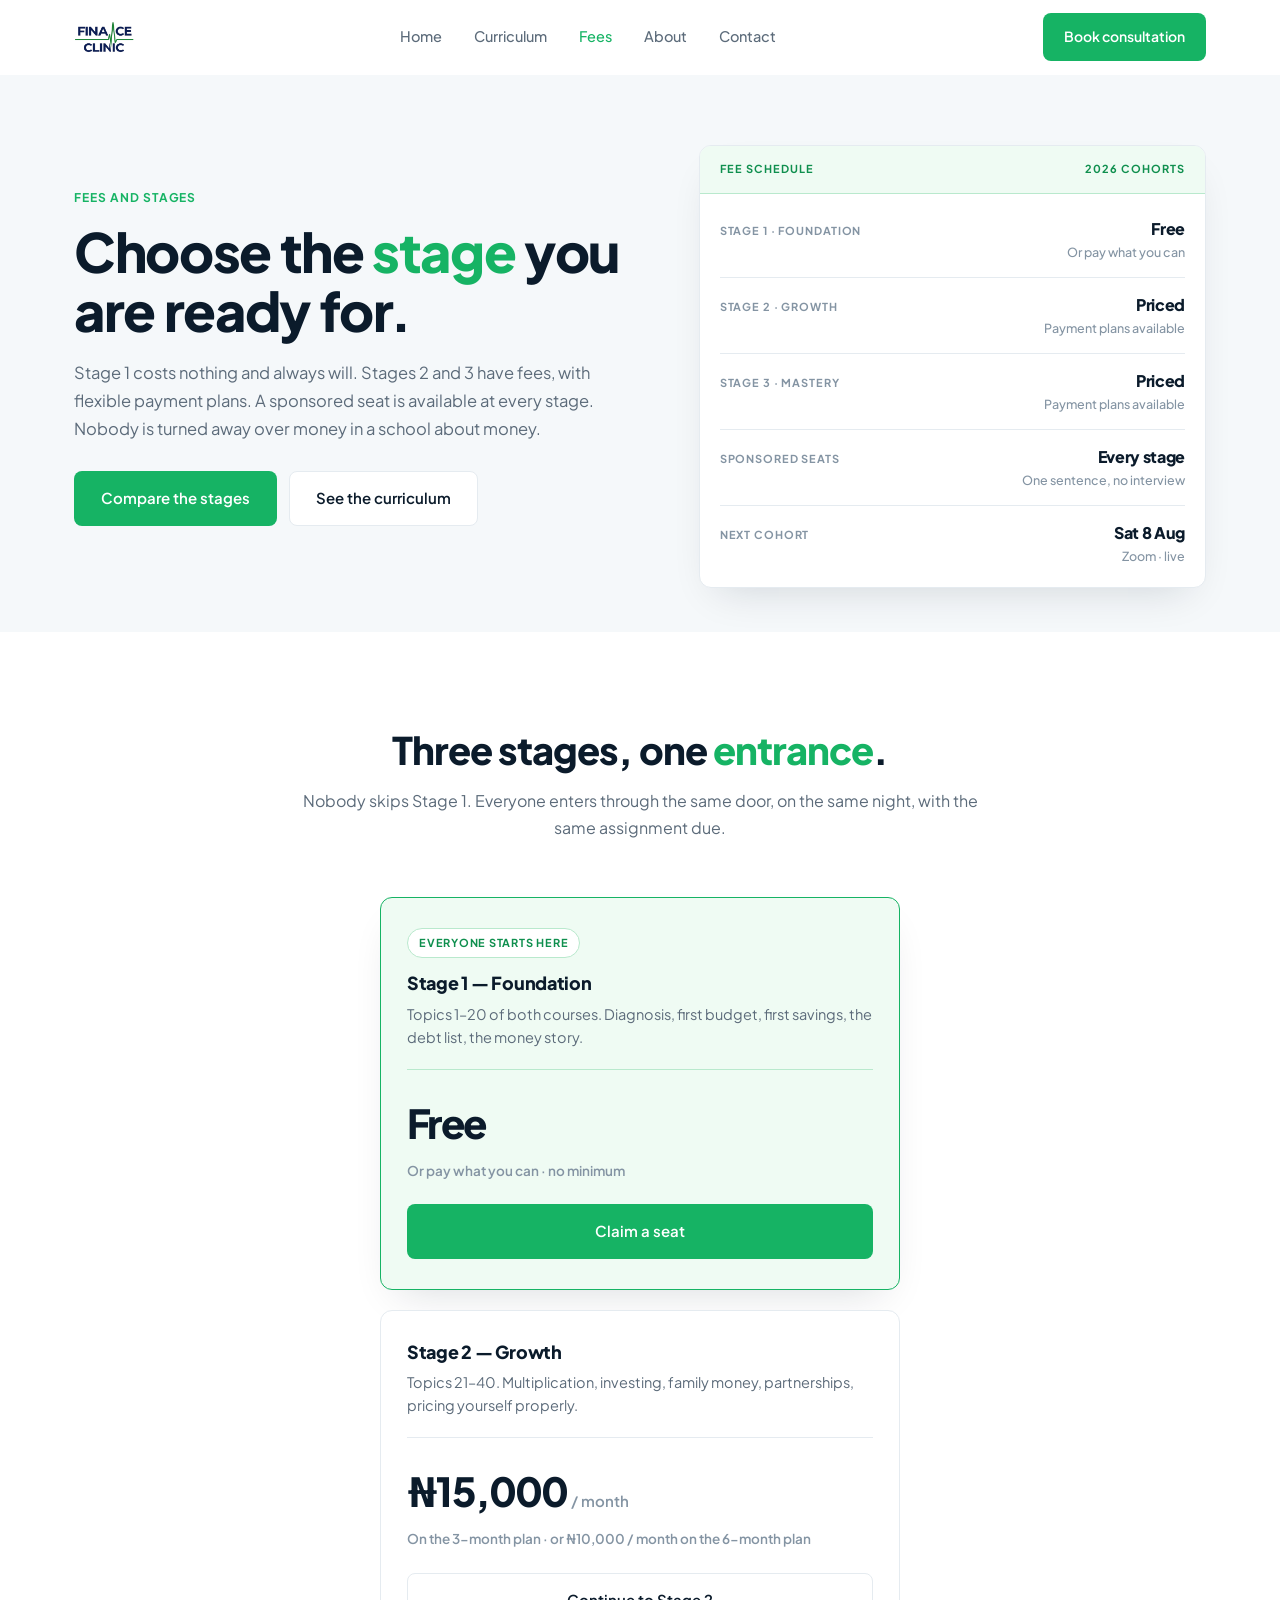
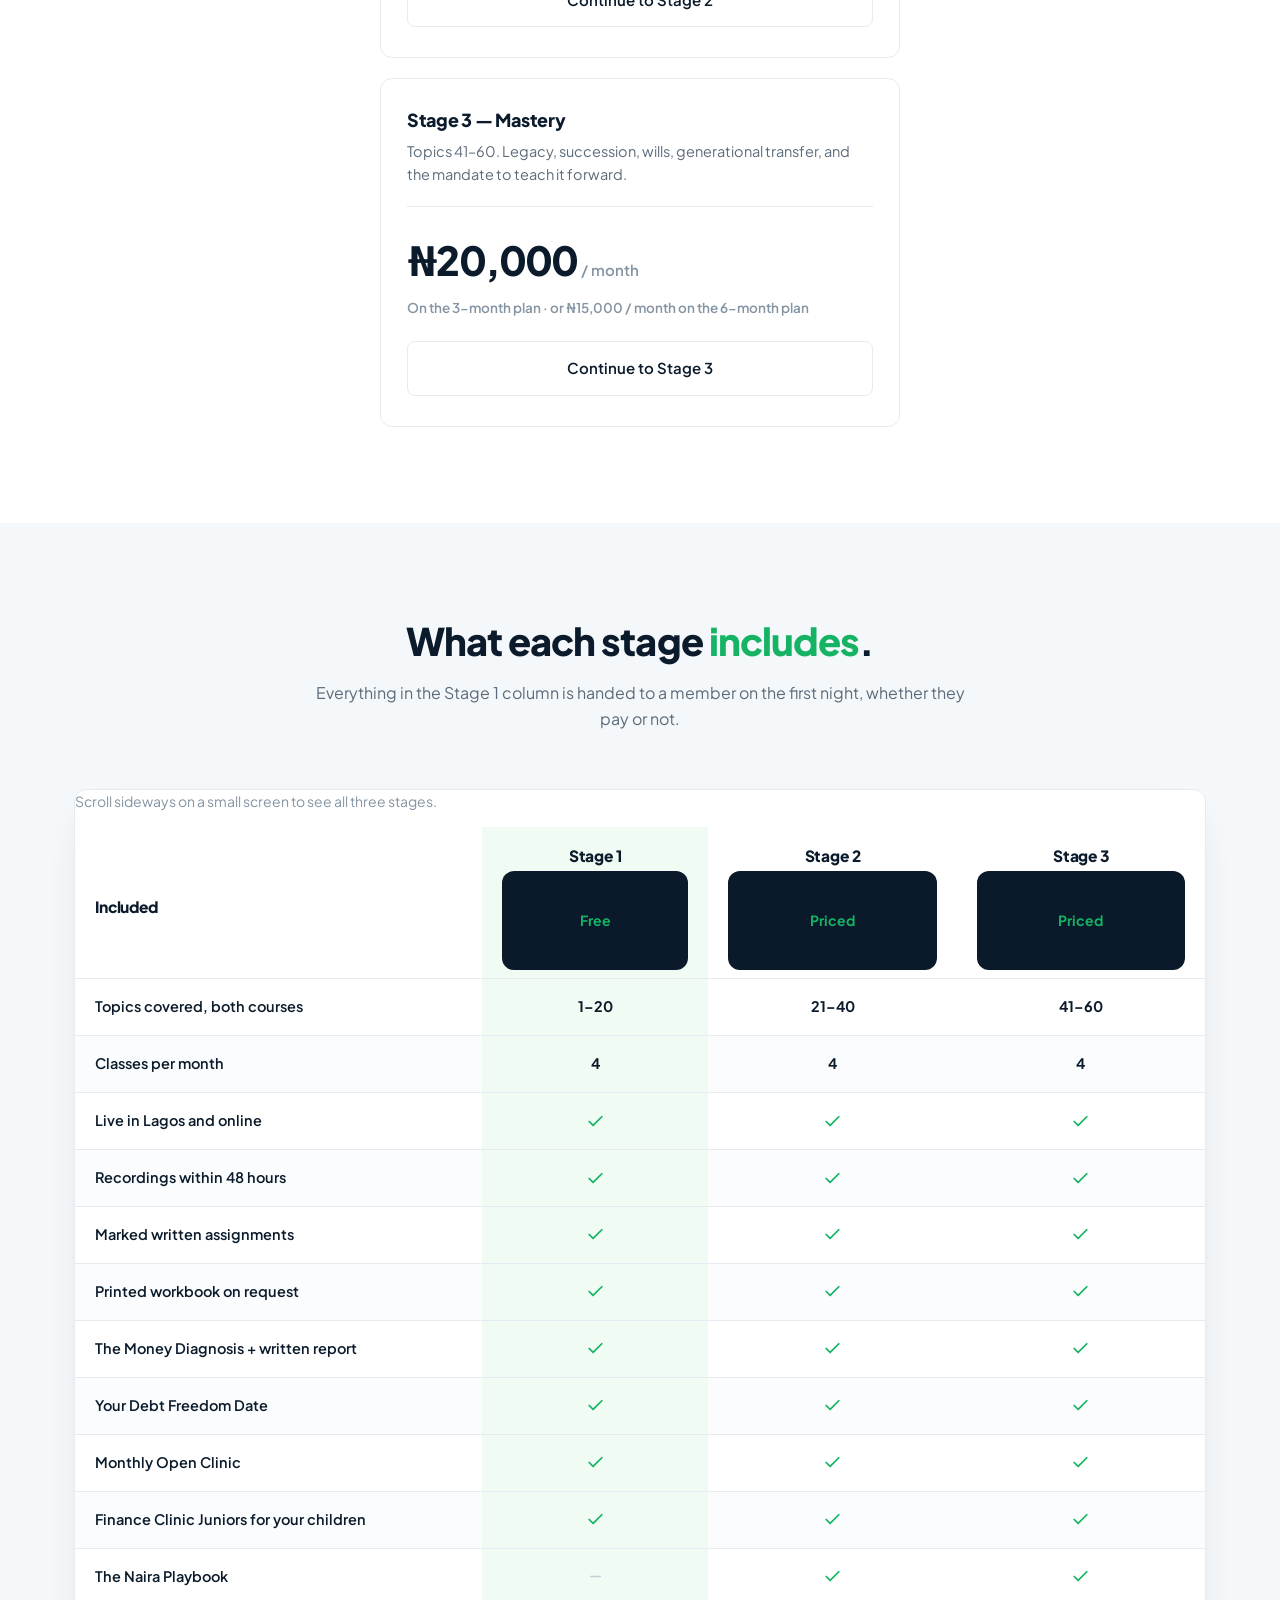
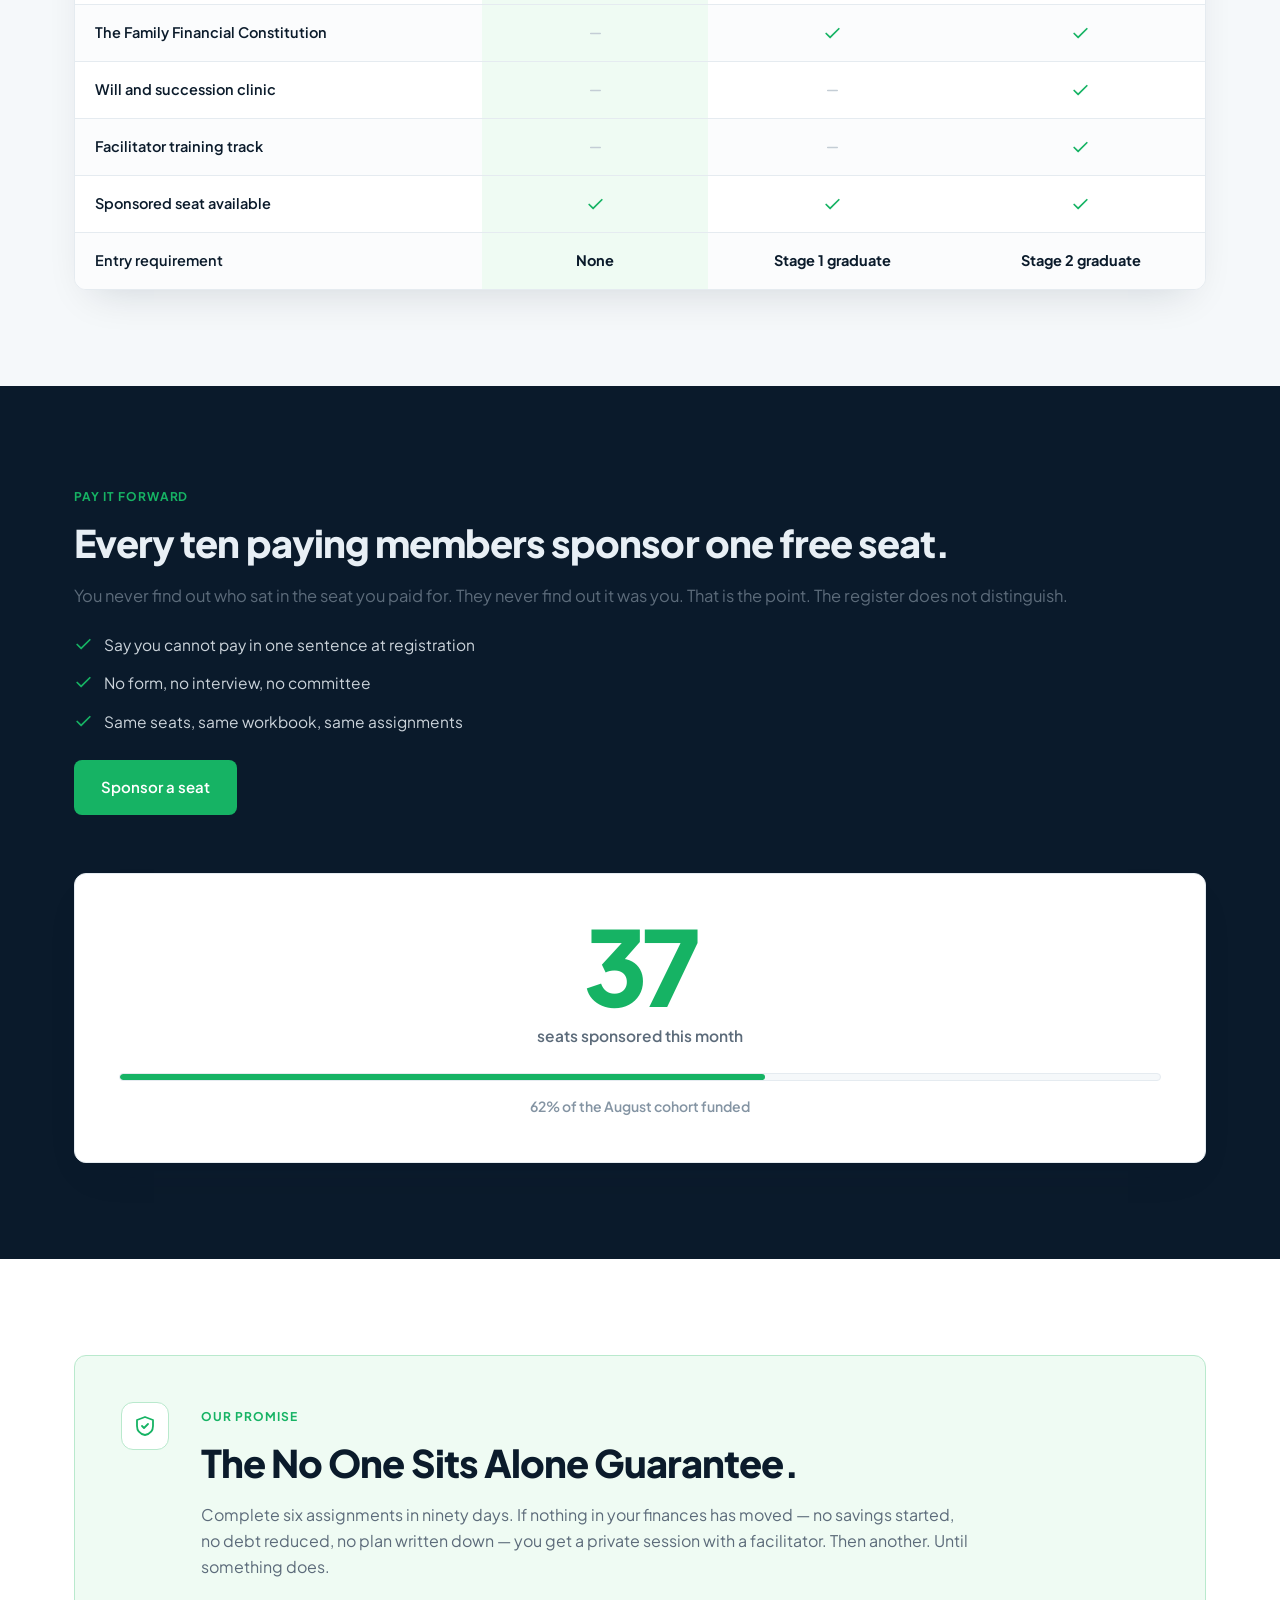
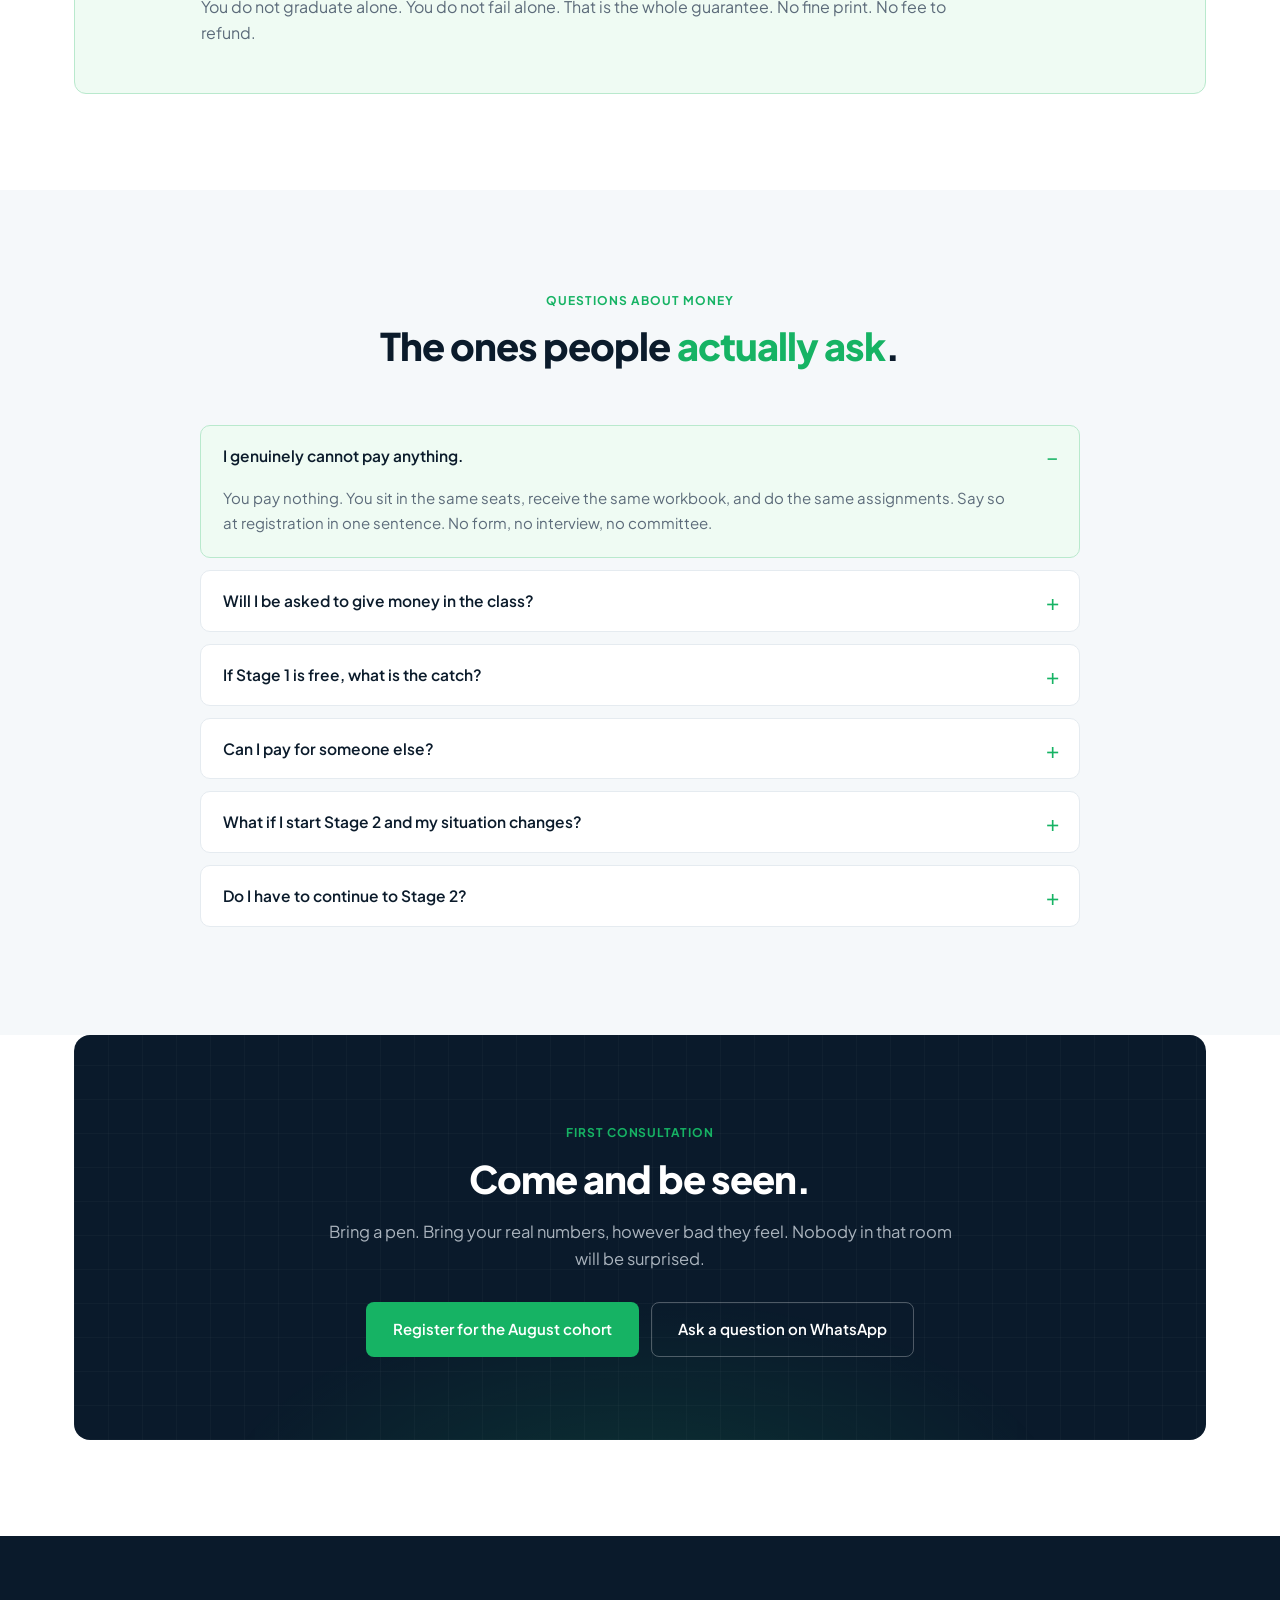
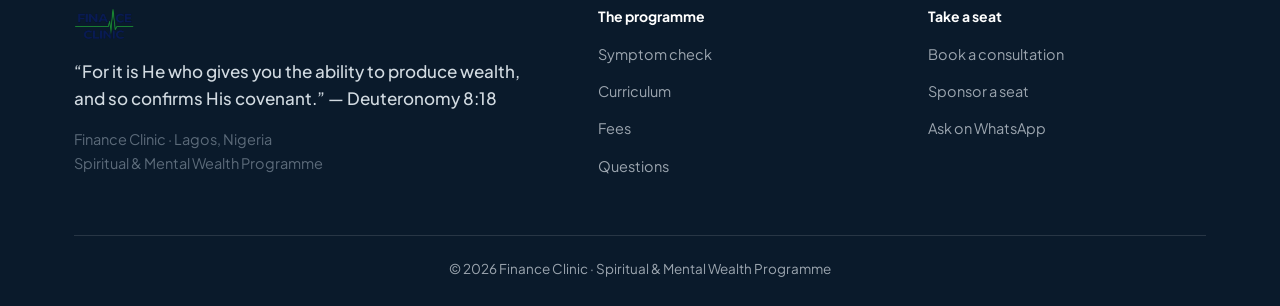
<file: fees.html>
<!DOCTYPE html>
<html lang="en-NG">
<head>
<meta charset="UTF-8">
<meta name="viewport" content="width=device-width, initial-scale=1.0">
<title>Fees — Finance Clinic</title>
<meta name="description" content="Stage 1 is free. Stages 2 and 3 have fees. No upsells, no hidden costs. See the full three-stage comparison before you register.">
<link rel="preconnect" href="https://fonts.googleapis.com">
<link rel="preconnect" href="https://fonts.gstatic.com" crossorigin>
<link href="https://fonts.googleapis.com/css2?family=Plus+Jakarta+Sans:wght@400;500;600;700;800&display=swap" rel="stylesheet">
<link rel="stylesheet" href="assets/styles.min.css">
<link rel="icon" href="favicon.svg" type="image/svg+xml">
<link rel="icon" href="favicon.ico" sizes="32x32">
<meta property="og:type" content="website">
<meta property="og:site_name" content="Finance Clinic">
<meta property="og:title" content="Fees — Finance Clinic">
<meta property="og:description" content="Stage 1 is free. Stages 2 and 3 have fees. No upsells, no hidden costs. See the full three-stage comparison before you register.">
<meta property="og:url" content="https://financeclinic.ng/fees.html">
<meta property="og:image" content="https://financeclinic.ng/assets/img/og-cover.png">
<meta property="og:image:width" content="1200">
<meta property="og:image:height" content="630">
<meta name="twitter:card" content="summary_large_image">
<meta name="twitter:title" content="Fees — Finance Clinic">
<meta name="twitter:description" content="Stage 1 is free. Stages 2 and 3 have fees. No upsells, no hidden costs. See the full three-stage comparison before you register.">
<meta name="twitter:image" content="https://financeclinic.ng/assets/img/og-cover.png">
<link rel="canonical" href="https://financeclinic.ng/fees.html">
</head>
<body>
<a class="skip-link" href="#main-content">Skip to main content</a>
<nav class="nav" id="nav">
  <div class="wrap nav__in">
    <a class="brand" href="index.html"><img src="assets/img/logo.webp" alt="Finance Clinic" class="brand__img"></a>
    <div class="nav__links">
      <a href="index.html">Home</a>
      <a href="curriculum.html">Curriculum</a>
      <a href="fees.html" class="on">Fees</a>
      <a href="about.html">About</a>
      <a href="contact.html">Contact</a>
    </div>
    <a class="btn btn--green btn--sm nav__cta" href="contact.html">Book consultation</a>
    <button class="nav__burger" id="burger" aria-expanded="false" aria-controls="mobilenav" aria-label="Open menu">
      <span></span><span></span><span></span>
    </button>
  </div>
  <div class="mobilenav" id="mobilenav" hidden>
    <a href="index.html">Home</a>
    <a href="curriculum.html">Curriculum</a>
    <a href="fees.html" class="on">Fees</a>
    <a href="about.html">About</a>
    <a href="contact.html">Contact</a>
    <a class="btn btn--green" href="contact.html">Book consultation</a>
  </div>
</nav>

<main id="main-content">

<!-- HERO -->
<section class="hero">
  <div class="wrap hero__grid">
    <div>
      <span class="eyebrow">Fees and stages</span>
      <h1>Choose the <span>stage</span> you are ready for.</h1>
      <p class="lede">Stage 1 costs nothing and always will. Stages 2 and 3 have fees, with flexible payment plans. A sponsored seat is available at every stage. Nobody is turned away over money in a school about money.</p>
      <div class="hero__btns">
        <a class="btn btn--green" href="#stages">Compare the stages</a>
        <a class="btn btn--out" href="curriculum.html">See the curriculum</a>
      </div>
    </div>
    <aside class="file rv">
      <div class="file__top"><span>Fee schedule</span><span>2026 cohorts</span></div>
      <div class="vitals">
        <div class="vital"><span class="vital__k">Stage 1 · Foundation</span><span class="vital__v">Free<small>Or pay what you can</small></span></div>
        <div class="vital"><span class="vital__k">Stage 2 · Growth</span><span class="vital__v">Priced<small>Payment plans available</small></span></div>
        <div class="vital"><span class="vital__k">Stage 3 · Mastery</span><span class="vital__v">Priced<small>Payment plans available</small></span></div>
        <div class="vital"><span class="vital__k">Sponsored seats</span><span class="vital__v">Every stage<small>One sentence, no interview</small></span></div>
        <div class="vital"><span class="vital__k">Next cohort</span><span class="vital__v">Sat 8 Aug<small>Zoom · live</small></span></div>
      </div>
    </aside>
  </div>
</section>

<!-- PLAN CARDS -->
<section class="sec" id="stages">
  <div class="wrap">
    <div class="head rv">
      <h2>Three stages, one <span class="g">entrance</span>.</h2>
      <p>Nobody skips Stage 1. Everyone enters through the same door, on the same night, with the same assignment due.</p>
    </div>

    <div class="plans">
      <div class="plan plan--now rv">
        <span class="plan__badge">Everyone starts here</span>
        <h3>Stage 1 — Foundation</h3>
        <p class="plan__sub">Topics 1–20 of both courses. Diagnosis, first budget, first savings, the debt list, the money story.</p>
        <div class="plan__price">Free</div>
        <p class="plan__note">Or pay what you can · no minimum</p>
        <a class="btn btn--green" href="#book">Claim a seat</a>
      </div>

      <div class="plan rv">
        <h3>Stage 2 — Growth</h3>
        <p class="plan__sub">Topics 21–40. Multiplication, investing, family money, partnerships, pricing yourself properly.</p>
        <div class="plan__price">₦15,000<span> / month</span></div>
        <p class="plan__note">On the 3-month plan · or ₦10,000 / month on the 6-month plan</p>
        <a class="btn btn--out" href="#book">Continue to Stage 2</a>
      </div>

      <div class="plan rv">
        <h3>Stage 3 — Mastery</h3>
        <p class="plan__sub">Topics 41–60. Legacy, succession, wills, generational transfer, and the mandate to teach it forward.</p>
        <div class="plan__price">₦20,000<span> / month</span></div>
        <p class="plan__note">On the 3-month plan · or ₦15,000 / month on the 6-month plan</p>
        <a class="btn btn--out" href="#book">Continue to Stage 3</a>
      </div>
    </div>
  </div>
</section>

<!-- COMPARISON TABLE -->
<section class="sec sec--bg">
  <div class="wrap">
    <div class="head rv">
      <h2>What each stage <span class="g">includes</span>.</h2>
      <p>Everything in the Stage 1 column is handed to a member on the first night, whether they pay or not.</p>
    </div>

    <div class="tblwrap rv">
      <table>
        <caption>Scroll sideways on a small screen to see all three stages.</caption>
        <thead>
          <tr>
            <th class="feat" scope="col">Included</th>
            <th scope="col" class="col-now">Stage 1<span class="fee">Free</span></th>
            <th scope="col">Stage 2<span class="fee">Priced</span></th>
            <th scope="col">Stage 3<span class="fee">Priced</span></th>
          </tr>
        </thead>
        <tbody>
          <tr><th scope="row">Topics covered, both courses</th><td class="val col-now">1–20</td><td class="val">21–40</td><td class="val">41–60</td></tr>
          <tr><th scope="row">Classes per month</th><td class="val col-now">4</td><td class="val">4</td><td class="val">4</td></tr>
          <tr><th scope="row">Live in Lagos and online</th>
            <td class="on col-now"><svg viewBox="0 0 24 24"><path d="M4 12l5 5L20 6"/></svg></td>
            <td class="on"><svg viewBox="0 0 24 24"><path d="M4 12l5 5L20 6"/></svg></td>
            <td class="on"><svg viewBox="0 0 24 24"><path d="M4 12l5 5L20 6"/></svg></td></tr>
          <tr><th scope="row">Recordings within 48 hours</th>
            <td class="on col-now"><svg viewBox="0 0 24 24"><path d="M4 12l5 5L20 6"/></svg></td>
            <td class="on"><svg viewBox="0 0 24 24"><path d="M4 12l5 5L20 6"/></svg></td>
            <td class="on"><svg viewBox="0 0 24 24"><path d="M4 12l5 5L20 6"/></svg></td></tr>
          <tr><th scope="row">Marked written assignments</th>
            <td class="on col-now"><svg viewBox="0 0 24 24"><path d="M4 12l5 5L20 6"/></svg></td>
            <td class="on"><svg viewBox="0 0 24 24"><path d="M4 12l5 5L20 6"/></svg></td>
            <td class="on"><svg viewBox="0 0 24 24"><path d="M4 12l5 5L20 6"/></svg></td></tr>
          <tr><th scope="row">Printed workbook on request</th>
            <td class="on col-now"><svg viewBox="0 0 24 24"><path d="M4 12l5 5L20 6"/></svg></td>
            <td class="on"><svg viewBox="0 0 24 24"><path d="M4 12l5 5L20 6"/></svg></td>
            <td class="on"><svg viewBox="0 0 24 24"><path d="M4 12l5 5L20 6"/></svg></td></tr>
          <tr><th scope="row">The Money Diagnosis + written report</th>
            <td class="on col-now"><svg viewBox="0 0 24 24"><path d="M4 12l5 5L20 6"/></svg></td>
            <td class="on"><svg viewBox="0 0 24 24"><path d="M4 12l5 5L20 6"/></svg></td>
            <td class="on"><svg viewBox="0 0 24 24"><path d="M4 12l5 5L20 6"/></svg></td></tr>
          <tr><th scope="row">Your Debt Freedom Date</th>
            <td class="on col-now"><svg viewBox="0 0 24 24"><path d="M4 12l5 5L20 6"/></svg></td>
            <td class="on"><svg viewBox="0 0 24 24"><path d="M4 12l5 5L20 6"/></svg></td>
            <td class="on"><svg viewBox="0 0 24 24"><path d="M4 12l5 5L20 6"/></svg></td></tr>
          <tr><th scope="row">Monthly Open Clinic</th>
            <td class="on col-now"><svg viewBox="0 0 24 24"><path d="M4 12l5 5L20 6"/></svg></td>
            <td class="on"><svg viewBox="0 0 24 24"><path d="M4 12l5 5L20 6"/></svg></td>
            <td class="on"><svg viewBox="0 0 24 24"><path d="M4 12l5 5L20 6"/></svg></td></tr>
          <tr><th scope="row">Finance Clinic Juniors for your children</th>
            <td class="on col-now"><svg viewBox="0 0 24 24"><path d="M4 12l5 5L20 6"/></svg></td>
            <td class="on"><svg viewBox="0 0 24 24"><path d="M4 12l5 5L20 6"/></svg></td>
            <td class="on"><svg viewBox="0 0 24 24"><path d="M4 12l5 5L20 6"/></svg></td></tr>
          <tr><th scope="row">The Naira Playbook</th>
            <td class="off col-now"><svg viewBox="0 0 24 24"><path d="M6 12h12"/></svg></td>
            <td class="on"><svg viewBox="0 0 24 24"><path d="M4 12l5 5L20 6"/></svg></td>
            <td class="on"><svg viewBox="0 0 24 24"><path d="M4 12l5 5L20 6"/></svg></td></tr>
          <tr><th scope="row">The Family Financial Constitution</th>
            <td class="off col-now"><svg viewBox="0 0 24 24"><path d="M6 12h12"/></svg></td>
            <td class="on"><svg viewBox="0 0 24 24"><path d="M4 12l5 5L20 6"/></svg></td>
            <td class="on"><svg viewBox="0 0 24 24"><path d="M4 12l5 5L20 6"/></svg></td></tr>
          <tr><th scope="row">Will and succession clinic</th>
            <td class="off col-now"><svg viewBox="0 0 24 24"><path d="M6 12h12"/></svg></td>
            <td class="off"><svg viewBox="0 0 24 24"><path d="M6 12h12"/></svg></td>
            <td class="on"><svg viewBox="0 0 24 24"><path d="M4 12l5 5L20 6"/></svg></td></tr>
          <tr><th scope="row">Facilitator training track</th>
            <td class="off col-now"><svg viewBox="0 0 24 24"><path d="M6 12h12"/></svg></td>
            <td class="off"><svg viewBox="0 0 24 24"><path d="M6 12h12"/></svg></td>
            <td class="on"><svg viewBox="0 0 24 24"><path d="M4 12l5 5L20 6"/></svg></td></tr>
          <tr><th scope="row">Sponsored seat available</th>
            <td class="on col-now"><svg viewBox="0 0 24 24"><path d="M4 12l5 5L20 6"/></svg></td>
            <td class="on"><svg viewBox="0 0 24 24"><path d="M4 12l5 5L20 6"/></svg></td>
            <td class="on"><svg viewBox="0 0 24 24"><path d="M4 12l5 5L20 6"/></svg></td></tr>
          <tr><th scope="row">Entry requirement</th><td class="val col-now">None</td><td class="val">Stage 1 graduate</td><td class="val">Stage 2 graduate</td></tr>
        </tbody>
      </table>
    </div>
  </div>
</section>

<!-- PAY IT FORWARD -->
<section class="sec sec--navy">
  <div class="wrap split split--flip">
    <div class="split__media rv">
      <div class="counter">
        <!-- REPLACE: wire these two numbers to a real source before publishing -->
        <div class="counter__n">37</div>
        <p class="counter__l">seats sponsored this month</p>
        <div class="bar"><i></i></div>
        <p class="counter__f">62% of the August cohort funded</p>
      </div>
    </div>
    <div class="rv">
      <span class="eyebrow">Pay it forward</span>
      <h2>Every ten paying members sponsor one free seat.</h2>
      <p class="lede">You never find out who sat in the seat you paid for. They never find out it was you. That is the point. The register does not distinguish.</p>
      <ul class="ticks">
        <li><svg viewBox="0 0 24 24"><path d="M4 12l5 5L20 6"/></svg>Say you cannot pay in one sentence at registration</li>
        <li><svg viewBox="0 0 24 24"><path d="M4 12l5 5L20 6"/></svg>No form, no interview, no committee</li>
        <li><svg viewBox="0 0 24 24"><path d="M4 12l5 5L20 6"/></svg>Same seats, same workbook, same assignments</li>
      </ul>
      <a class="btn btn--green" href="#book">Sponsor a seat</a>
    </div>
  </div>
</section>

<!-- GUARANTEE -->
<section class="sec">
  <div class="wrap">
    <div class="promise rv">
      <div class="promise__ic"><svg viewBox="0 0 24 24"><path d="M12 3l8 3v6c0 5-3.4 8-8 9-4.6-1-8-4-8-9V6z"/><path d="M9 12l2 2 4-4"/></svg></div>
      <div class="promise__bd">
        <span class="eyebrow">Our promise</span>
        <h2>The No One Sits Alone Guarantee.</h2>
        <p>Complete six assignments in ninety days. If nothing in your finances has moved — no savings started, no debt reduced, no plan written down — you get a private session with a facilitator. Then another. Until something does.</p>
        <p>You do not graduate alone. You do not fail alone. That is the whole guarantee. No fine print. No fee to refund.</p>
      </div>
    </div>
  </div>
</section>

<!-- FEE QUESTIONS -->
<section class="sec sec--bg">
  <div class="wrap">
    <div class="head rv">
      <span class="eyebrow">Questions about money</span>
      <h2>The ones people <span class="g">actually ask</span>.</h2>
    </div>
    <details class="q rv" open><summary>I genuinely cannot pay anything.</summary><p>You pay nothing. You sit in the same seats, receive the same workbook, and do the same assignments. Say so at registration in one sentence. No form, no interview, no committee.</p></details>
    <details class="q rv"><summary>Will I be asked to give money in the class?</summary><p>No. There is no offering basket in a Finance Clinic session. No lesson is locked behind a gift. Giving is taught as a subject, the same way debt and budgeting are taught as subjects. What you do with your own money afterwards is between you and God.</p></details>
    <details class="q rv"><summary>If Stage 1 is free, what is the catch?</summary><p>There is none. The maths is simple. Stage 2 and Stage 3 fees, plus the pay-it-forward seats, cover the cost of running Stage 1. Members who continue pay for the members who are just arriving.</p></details>
    <details class="q rv"><summary>Can I pay for someone else?</summary><p>Yes. That is what a sponsored seat is. You pay for a seat, we assign it, and neither of you finds out who the other is.</p></details>
    <details class="q rv"><summary>What if I start Stage 2 and my situation changes?</summary><p>Tell the facilitator. You move to a payment plan, or to a sponsored seat, and you keep your place. Nobody is removed from a cohort for falling behind on a fee.</p></details>
    <details class="q rv"><summary>Do I have to continue to Stage 2?</summary><p>No. Many members finish Stage 1, put the plan to work for a year, and come back later. The door does not close.</p></details>
  </div>
</section>

<!-- CTA -->
<section class="final" id="book">
  <div class="wrap">
    <div class="cta rv">
      <span class="eyebrow">First consultation</span>
      <h2>Come and be seen.</h2>
      <p>Bring a pen. Bring your real numbers, however bad they feel. Nobody in that room will be surprised.</p>
      <div class="cta__btns">
        <a class="btn btn--green" href="contact.html#register">Register for the August cohort</a>
        <a class="btn btn--onNavy" href="#">Ask a question on WhatsApp</a>
      </div>
    </div>
  </div>
</section>

</main>

<footer class="foot">
  <div class="wrap">
    <div class="foot__grid">
      <div>
        <a class="brand" href="index.html"><img src="assets/img/logo.webp" alt="Finance Clinic" class="brand__img"></a>
        <p class="verse">“For it is He who gives you the ability to produce wealth, and so confirms His covenant.” — Deuteronomy 8:18</p>
        <p class="foot__addr">Finance Clinic · Lagos, Nigeria<br>Spiritual &amp; Mental Wealth Programme</p>
      </div>
      <div>
        <h4>The programme</h4>
        <ul>
          <li><a href="index.html#check">Symptom check</a></li>
          <li><a href="curriculum.html">Curriculum</a></li>
          <li><a href="fees.html">Fees</a></li>
          <li><a href="index.html#faq">Questions</a></li>
        </ul>
      </div>
      <div>
        <h4>Take a seat</h4>
        <ul>
          <li><a href="#book">Book a consultation</a></li>
          <li><a href="#book">Sponsor a seat</a></li>
          <li><a href="#book">Ask on WhatsApp</a></li>
        </ul>
      </div>
    </div>
    <div class="foot__bar">© 2026 Finance Clinic · Spiritual &amp; Mental Wealth Programme</div>
  </div>
</footer>

<script src="assets/app.min.js" defer></script>
</body>
</html>
</file>
<file: assets/styles.min.css>
:root{--navy:#0A1A2B;--ink:#0B1B2B;--body:#5C6B7A;--muted:#8494A3;--green:#16B364;--green-dk:#0F8F4E;--green-tint:#EFFBF3;--green-line:#B9E9CD;--bg:#F5F8FA;--white:#FFFFFF;--line:#E5EBF0;--r:12px;--r-sm:8px;--pad:clamp(64px,7.5vw,110px);--wrap:1180px;--shadow:0 18px 40px -18px rgba(11,27,43,.16);}*{box-sizing:border-box;margin:0;padding:0}html{scroll-behavior:smooth;-webkit-text-size-adjust:100%}body{background:var(--white);color:var(--ink);font-family:"Plus Jakarta Sans",-apple-system,sans-serif;font-size:16px;line-height:1.65;-webkit-font-smoothing:antialiased}img,svg{display:block;max-width:100%}a{color:inherit}:focus-visible{outline:2.5px solid var(--green);outline-offset:3px;border-radius:4px}.wrap{width:100%;max-width:var(--wrap);margin:0 auto;padding:0 24px}.sec{padding:var(--pad) 0}.sec--bg{background:var(--bg)}.sec--navy{background:var(--navy);color:#E8EFF5}h1,h2,h3,h4{line-height:1.18;letter-spacing:-.025em;font-weight:800}h1{font-size:clamp(34px,4.9vw,54px);line-height:1.1}h2{font-size:clamp(28px,3.6vw,42px)}h3{font-size:clamp(19px,1.6vw,21px);letter-spacing:-.015em}.g{color:var(--green)}p{color:var(--body)}.lede{font-size:16.5px;line-height:1.7}.eyebrow{display:inline-block;font-size:12px;font-weight:700;letter-spacing:.08em;text-transform:uppercase;color:var(--green);margin-bottom:14px}.eyebrow--pale{color:var(--green)}.head{text-align:center;max-width:680px;margin:0 auto clamp(38px,4.5vw,56px)}.head h2{margin-bottom:16px}.head p{font-size:16px}.head--l{text-align:left;margin-left:0;margin-right:0}.sec--navy .head h2{color:#fff}.sec--navy .head p{color:rgba(232,239,245,.68)}.btn{display:inline-flex;align-items:center;justify-content:center;gap:8px;font-family:inherit;font-size:15px;font-weight:600;padding:14px 26px;border-radius:var(--r-sm);border:1.5px solid transparent;text-decoration:none;cursor:pointer;transition:background .18s,transform .18s,border-color .18s,color .18s}.btn--green{background:var(--green);color:#fff}.btn--green:hover{background:var(--green-dk);transform:translateY(-2px)}.btn--out{background:var(--white);color:var(--ink);border-color:var(--line)}.btn--out:hover{border-color:var(--green);color:var(--green);transform:translateY(-2px)}.btn--onNavy{background:transparent;color:#fff;border-color:rgba(255,255,255,.28)}.btn--onNavy:hover{border-color:#fff;transform:translateY(-2px)}.btn--sm{padding:11px 20px;font-size:14px}.nav{position:sticky;top:0;z-index:80;background:rgba(255,255,255,.94);backdrop-filter:blur(10px);border-bottom:1px solid transparent;transition:border-color .25s}.nav.stuck{border-bottom-color:var(--line)}.nav__in{display:flex;align-items:center;justify-content:space-between;gap:22px;height:74px}.brand{display:flex;align-items:center;gap:9px;text-decoration:none;font-weight:800;font-size:18px;letter-spacing:-.02em}.brand svg{width:26px;height:26px;flex:none}.nav__links{display:flex;gap:32px}.nav__links a{font-size:14.5px;font-weight:500;color:var(--body);text-decoration:none;transition:color .16s}.nav__links a:hover{color:var(--green)}.hero{background:var(--bg);padding:clamp(48px,6vw,84px) 0 clamp(60px,7vw,100px)}.hero__grid{display:grid;grid-template-columns:1.06fr .94fr;gap:clamp(34px,5vw,64px);align-items:center}.hero h1{margin-bottom:20px}.hero h1 span{color:var(--green)}.hero p.lede{max-width:46ch}.hero__btns{display:flex;flex-wrap:wrap;gap:12px;margin:30px 0 24px}.hero__note{font-size:14.5px;color:var(--body);max-width:44ch}.file{background:var(--white);border:1px solid var(--line);border-radius:var(--r);box-shadow:var(--shadow);overflow:hidden}.file__top{display:flex;align-items:center;justify-content:space-between;gap:12px;padding:14px 20px;background:var(--green-tint);border-bottom:1px solid var(--green-line)}.file__top span{font-size:11px;font-weight:700;letter-spacing:.09em;text-transform:uppercase;color:var(--green-dk)}.pulse{width:100%;height:48px;padding:14px 20px 0}.pulse path{fill:none;stroke:var(--green);stroke-width:2;stroke-linecap:round;stroke-linejoin:round}.pulse--anim path{stroke-dasharray:600;stroke-dashoffset:600;animation:trace 2.1s ease-out .35s forwards}@keyframes trace{to{stroke-dashoffset:0}}.vitals{padding:6px 20px 20px}.vital{display:flex;justify-content:space-between;align-items:baseline;gap:16px;padding:13px 0;border-bottom:1px solid var(--line)}.vital:last-child{border-bottom:0;padding-bottom:0}.vital__k{font-size:11px;font-weight:700;letter-spacing:.08em;text-transform:uppercase;color:var(--muted)}.vital__v{font-size:16px;font-weight:800;letter-spacing:-.02em;text-align:right}.vital__v small{display:block;font-weight:500;font-size:12.5px;color:var(--muted);letter-spacing:0}.two{display:grid;grid-template-columns:1fr 1fr;gap:clamp(18px,2.6vw,26px)}.panel{border:1px solid rgba(255,255,255,.16);border-radius:var(--r);padding:clamp(24px,3vw,34px);background:rgba(255,255,255,.035)}.panel--yes{background:rgba(22,179,100,.1);border-color:rgba(22,179,100,.45)}.panel__lab{display:block;font-size:11px;font-weight:700;letter-spacing:.09em;text-transform:uppercase;color:rgba(232,239,245,.5);margin-bottom:10px}.panel h3{color:#fff;margin-bottom:20px;font-size:20px}.panel ul{list-style:none;display:grid;gap:15px}.panel li{display:flex;gap:13px;font-size:15.5px;line-height:1.55;color:rgba(232,239,245,.87)}.panel li b{flex:none;width:20px;font-size:12.5px;font-weight:700;color:rgba(232,239,245,.45);padding-top:2px}.panel--yes li b{color:var(--green)}.syms{display:grid;grid-template-columns:1fr 1fr;gap:12px;margin-bottom:26px}.sym{display:flex;align-items:flex-start;gap:13px;padding:17px 19px;cursor:pointer;background:var(--white);border:1.5px solid var(--line);border-radius:10px;font-size:15.5px;line-height:1.45;font-weight:500;transition:border-color .16s,background .16s}.sym:hover{border-color:var(--green-line)}.sym input{position:absolute;opacity:0;width:0;height:0}.sym__box{flex:none;width:21px;height:21px;margin-top:1px;border:1.5px solid var(--line);border-radius:6px;display:grid;place-items:center;background:var(--white);transition:background .16s,border-color .16s}.sym__box svg{width:12px;height:12px;opacity:0;transition:opacity .16s;fill:none;stroke:#fff;stroke-width:2.8;stroke-linecap:round;stroke-linejoin:round}.sym input:checked ~ .sym__box{background:var(--green);border-color:var(--green)}.sym input:checked ~ .sym__box svg{opacity:1}.sym:has(input:checked){border-color:var(--green);background:var(--green-tint)}.sym input:focus-visible ~ .sym__box{outline:2.5px solid var(--green);outline-offset:3px}.verdict{background:var(--white);border:1.5px solid var(--line);border-radius:var(--r);padding:clamp(24px,3vw,34px);text-align:center}.verdict[data-state="active"]{border-color:var(--green);background:var(--green-tint)}.verdict__n{font-size:12px;font-weight:700;letter-spacing:.08em;text-transform:uppercase;color:var(--muted)}.verdict h3{font-size:clamp(21px,2.6vw,28px);margin:11px 0 10px}.verdict p{max-width:54ch;margin:0 auto;font-size:15.5px}.verdict .btn{margin-top:20px}.rx{display:grid;grid-template-columns:1fr 1fr;gap:clamp(18px,2.6vw,24px)}.track{background:var(--white);border:1px solid var(--line);border-radius:var(--r);padding:clamp(26px,3vw,34px)}.track h3{margin-bottom:8px}.track > p{font-size:15px;margin-bottom:20px}.topic{padding:15px 0;border-top:1px solid var(--line);display:grid;gap:4px}.topic b{font-size:11px;font-weight:700;letter-spacing:.08em;text-transform:uppercase;color:var(--green)}.topic strong{font-size:16px;font-weight:700;letter-spacing:-.01em}.topic span{font-size:14.5px;color:var(--muted);line-height:1.55}.seam{margin-top:clamp(20px,2.6vw,26px);background:var(--green-tint);border:1px solid var(--green-line);border-radius:var(--r);padding:clamp(24px,3vw,32px);display:flex;gap:clamp(18px,3vw,34px);align-items:center;flex-wrap:wrap}.seam p{flex:1 1 340px;font-size:16px;color:var(--ink)}.weeks{display:grid;grid-template-columns:repeat(4,1fr);gap:16px}.week{background:var(--white);border:1px solid var(--line);border-radius:var(--r);padding:24px 22px;transition:box-shadow .2s,transform .2s,border-color .2s}.week:hover{box-shadow:var(--shadow);transform:translateY(-3px);border-color:var(--green-line)}.week b{display:block;font-size:11px;font-weight:700;letter-spacing:.09em;text-transform:uppercase;color:var(--green);margin-bottom:12px}.week h3{font-size:18px;margin-bottom:7px}.week p{font-size:14.5px;line-height:1.55}.rota{margin-top:clamp(20px,2.6vw,26px);background:var(--white);border:1px solid var(--line);border-radius:var(--r);overflow:hidden}.rota__row{display:grid;grid-template-columns:96px 1fr;gap:18px;padding:15px 22px;border-bottom:1px solid var(--line);align-items:baseline}.rota__row:last-child{border-bottom:0}.rota__row b{font-size:12px;font-weight:700;letter-spacing:.05em;color:var(--green)}.rota__row span{font-size:15px;font-weight:500}.stack{background:var(--white);border:1px solid var(--line);border-radius:var(--r);overflow:hidden}.item{display:grid;grid-template-columns:1fr auto;gap:20px;padding:20px 24px;border-bottom:1px solid var(--line);align-items:center}.item b{display:block;font-size:16px;font-weight:700;letter-spacing:-.01em}.item p{font-size:14.5px;line-height:1.55;margin-top:3px}.item span{font-size:15px;font-weight:700;white-space:nowrap;color:var(--ink)}.item--tot{background:var(--green-tint);border-bottom:0}.item--tot b,.item--tot span{color:var(--green-dk);font-size:17px}.fee{margin-top:clamp(20px,2.6vw,26px);background:var(--navy);border-radius:var(--r);padding:clamp(26px,3.4vw,38px);display:flex;gap:clamp(20px,4vw,44px);align-items:center;justify-content:space-between;flex-wrap:wrap}.fee h3{color:#fff;font-size:clamp(24px,3vw,32px);margin-bottom:10px}.fee p{color:rgba(232,239,245,.72);font-size:15.5px;max-width:46ch}.fee > div{flex:1 1 320px}.promise{background:var(--green-tint);border:1.5px solid var(--green-line);border-radius:var(--r);padding:clamp(28px,4vw,46px);display:flex;gap:clamp(20px,3vw,32px);align-items:flex-start;flex-wrap:wrap}.promise__ic{width:48px;height:48px;flex:none;border-radius:12px;background:var(--white);border:1px solid var(--green-line);display:grid;place-items:center}.promise__ic svg{width:24px;height:24px;fill:none;stroke:var(--green);stroke-width:1.8;stroke-linecap:round;stroke-linejoin:round}.promise__bd{flex:1 1 420px}.promise h2{margin-bottom:16px}.promise p{font-size:16px;max-width:64ch}.promise p + p{margin-top:13px}.tst3{display:grid;grid-template-columns:repeat(3,1fr);gap:20px}.tst{background:var(--white);border:1px solid var(--line);border-radius:var(--r);padding:28px 26px;display:flex;flex-direction:column;gap:16px}.tst blockquote{font-size:16px;line-height:1.62;color:var(--ink);font-weight:500}.tst figcaption{font-size:13.5px;color:var(--muted);margin-top:auto}.tst figcaption b{display:block;color:var(--ink);font-size:14.5px;font-weight:700}.stages{display:grid;grid-template-columns:repeat(3,1fr);gap:20px}.stage{background:var(--white);border:1px solid var(--line);border-radius:var(--r);padding:30px 26px}.stage--now{border:1.5px solid var(--green);background:var(--green-tint);box-shadow:var(--shadow)}.stage b{display:block;font-size:11px;font-weight:700;letter-spacing:.09em;text-transform:uppercase;color:var(--green);margin-bottom:12px}.stage h3{margin-bottom:10px}.stage p{font-size:15px}.stage__meta{margin-top:20px;padding-top:16px;border-top:1px solid var(--line);font-size:12px;font-weight:700;letter-spacing:.07em;text-transform:uppercase;color:var(--muted)}.stage--now .stage__meta{border-top-color:var(--green-line);color:var(--green-dk)}.gate{margin-top:clamp(22px,3vw,30px);font-size:16.5px;max-width:66ch}.gate strong{color:var(--ink);font-weight:700}.fwd{display:grid;grid-template-columns:1fr 1fr;gap:clamp(28px,4.5vw,60px);align-items:center}.fwd h2{margin-bottom:16px}.counter{background:var(--white);border:1px solid var(--line);border-radius:var(--r);box-shadow:var(--shadow);padding:clamp(30px,3.8vw,44px);text-align:center}.counter__n{font-size:clamp(64px,9vw,104px);font-weight:800;line-height:.9;letter-spacing:-.05em;color:var(--green)}.counter__l{margin-top:12px;font-size:15.5px;color:var(--body);font-weight:600}.bar{height:8px;border-radius:99px;background:var(--bg);border:1px solid var(--line);margin-top:24px;overflow:hidden}.bar i{display:block;height:100%;width:62%;background:var(--green);border-radius:99px}.counter__f{margin-top:14px;font-size:14px;color:var(--muted);font-weight:600}.faq__top{display:grid;grid-template-columns:1fr 1fr;gap:clamp(24px,4vw,60px);align-items:end;margin-bottom:clamp(28px,3.4vw,42px)}.q{background:var(--white);border:1px solid var(--line);border-radius:10px;margin-bottom:12px;overflow:hidden}.q[open]{background:var(--green-tint);border-color:var(--green-line)}.q summary{list-style:none;cursor:pointer;padding:19px 52px 19px 22px;position:relative;font-size:15.5px;font-weight:600;line-height:1.4}.q summary::-webkit-details-marker{display:none}.q summary::after{content:"+";position:absolute;right:20px;top:15px;font-size:22px;font-weight:400;color:var(--green)}.q[open] summary::after{content:"–"}.q p{padding:0 22px 22px;font-size:15px;max-width:76ch}.final{padding:0 0 var(--pad)}.cta{position:relative;overflow:hidden;border-radius:16px;text-align:center;padding:clamp(48px,6.5vw,86px) 24px;background:var(--navy)}.cta::before{content:"";position:absolute;inset:0;opacity:.55;background:radial-gradient(620px 320px at 50% 120%,rgba(22,179,100,.3),transparent 70%),repeating-linear-gradient(90deg,rgba(255,255,255,.05) 0 1px,transparent 1px 34px),repeating-linear-gradient(0deg,rgba(255,255,255,.05) 0 1px,transparent 1px 34px)}.cta > *{position:relative}.cta h2{color:#fff;max-width:16ch;margin:0 auto 16px}.cta p{color:rgba(232,239,245,.72);max-width:54ch;margin:0 auto;font-size:16.5px}.cta__btns{display:flex;gap:12px;justify-content:center;flex-wrap:wrap;margin-top:30px}.cta__meta{display:flex;justify-content:center;gap:clamp(20px,4vw,48px);flex-wrap:wrap;margin-top:34px;padding-top:26px;border-top:1px solid rgba(255,255,255,.14)}.cta__meta div{font-size:14.5px;color:rgba(232,239,245,.8);font-weight:600}.cta__meta b{display:block;font-size:11px;letter-spacing:.1em;text-transform:uppercase;color:rgba(232,239,245,.45);margin-bottom:6px;font-weight:700}.foot{background:var(--navy);color:rgba(232,239,245,.66);padding:clamp(50px,6vw,72px) 0 0}.foot__grid{display:grid;grid-template-columns:1.7fr 1fr 1fr;gap:clamp(26px,4vw,52px)}.foot .brand{color:#fff}.foot h4{color:#fff;font-size:14px;font-weight:700;margin-bottom:16px;letter-spacing:0}.foot ul{list-style:none;display:grid;gap:11px}.foot a{font-size:14.5px;text-decoration:none;transition:color .16s}.foot a:hover{color:var(--green)}.verse{font-size:17px;line-height:1.6;color:rgba(232,239,245,.9);max-width:44ch;margin-top:18px;font-weight:500}.foot__addr{font-size:14.5px;margin-top:16px}.foot__bar{margin-top:clamp(38px,5vw,56px);border-top:1px solid rgba(255,255,255,.12);padding:22px 0 26px;text-align:center;font-size:13.5px}.rv{opacity:0;transform:translateY(18px);transition:opacity .6s ease,transform .6s ease}.rv.on{opacity:1;transform:none}:root{--navy:#0A1A2B;--ink:#0B1B2B;--body:#5C6B7A;--muted:#8494A3;--green:#16B364;--green-dk:#0F8F4E;--green-tint:#EFFBF3;--green-line:#B9E9CD;--bg:#F5F8FA;--white:#FFFFFF;--line:#E5EBF0;--r:12px;--r-sm:8px;--pad:clamp(64px,7.5vw,110px);--wrap:1180px;--shadow:0 18px 40px -18px rgba(11,27,43,.16);}h3{font-size:clamp(18px,1.5vw,20px);letter-spacing:-.015em}.nav__links a:hover,.nav__links a.on{color:var(--green)}.hero{background:var(--bg);padding:clamp(46px,5.5vw,78px) 0 clamp(56px,6.5vw,92px)}.hero__grid{display:grid;grid-template-columns:1.05fr .95fr;gap:clamp(34px,5vw,64px);align-items:center}.hero h1{margin-bottom:18px}.inline{display:flex;flex-wrap:wrap;gap:18px;margin:18px 0 24px}.inline span{display:flex;align-items:center;gap:7px;font-size:14.5px;font-weight:600;color:var(--body)}.inline svg{width:17px;height:17px;fill:none;stroke:var(--green);stroke-width:2.4;stroke-linecap:round;stroke-linejoin:round}.bigfee{font-size:clamp(38px,4.6vw,50px);font-weight:800;letter-spacing:-.04em;margin-bottom:6px}.bigfee small{font-size:15px;font-weight:600;color:var(--muted);letter-spacing:0}.countdown{display:flex;align-items:center;gap:10px;flex-wrap:wrap;margin:20px 0 22px}.cd{background:var(--white);border:1px solid var(--line);border-radius:var(--r-sm);padding:9px 0;width:62px;text-align:center}.cd b{display:block;font-size:19px;font-weight:800;letter-spacing:-.02em;line-height:1.1}.cd span{display:block;font-size:10px;font-weight:700;letter-spacing:.07em;text-transform:uppercase;color:var(--muted);margin-top:2px}.cd__sep{font-size:18px;font-weight:700;color:var(--muted)}.hero__note{display:flex;align-items:center;gap:8px;font-size:14.5px;color:var(--body);font-weight:600;margin-top:22px}.hero__note svg{width:18px;height:18px;flex:none;fill:none;stroke:var(--green);stroke-width:1.8;stroke-linecap:round;stroke-linejoin:round}.vitals{padding:8px 20px 20px}.vital{display:flex;justify-content:space-between;align-items:baseline;gap:16px;padding:14px 0;border-bottom:1px solid var(--line)}.cards4{display:grid;grid-template-columns:repeat(4,1fr);gap:18px}.cards4{grid-template-columns:1fr 1fr}.cards4{grid-template-columns:1fr}.fcard{background:var(--white);border:1px solid var(--line);border-radius:var(--r);padding:26px 24px;transition:box-shadow .2s,transform .2s,border-color .2s}.fcard:hover{box-shadow:var(--shadow);transform:translateY(-3px);border-color:var(--green-line)}.fcard > svg{width:26px;height:26px;stroke:var(--green);fill:none;stroke-width:1.6;stroke-linecap:round;stroke-linejoin:round;margin-bottom:18px}.fcard h3{margin-bottom:9px}.fcard p{font-size:14.5px;line-height:1.6}.grid6{display:grid;grid-template-columns:repeat(3,1fr);gap:clamp(20px,3vw,34px)}.grid6{grid-template-columns:1fr 1fr}.grid6{grid-template-columns:1fr}.chk h3{display:flex;gap:10px;align-items:flex-start;margin-bottom:8px;font-size:17px}.chk h3 svg{width:19px;height:19px;flex:none;margin-top:2px;fill:none;stroke:var(--green);stroke-width:2.2;stroke-linecap:round;stroke-linejoin:round}.chk p{font-size:14.5px;line-height:1.6;padding-left:29px}.split{display:grid;grid-template-columns:1fr 1fr;gap:clamp(30px,4.5vw,64px);align-items:center}.split{grid-template-columns:1fr}.split--flip .split__media{order:2}.split h2{margin-bottom:16px}.split .btn{margin-top:26px}.ticks{list-style:none;display:grid;gap:13px;margin-top:22px}.ticks li{display:flex;gap:11px;font-size:15.5px;align-items:flex-start}.ticks li svg{width:19px;height:19px;flex:none;margin-top:3px;fill:none;stroke:var(--green);stroke-width:2.2;stroke-linecap:round;stroke-linejoin:round}.sec--navy .ticks li{color:rgba(232,239,245,.87)}.rota{background:var(--white);border:1px solid var(--line);border-radius:var(--r);overflow:hidden;box-shadow:var(--shadow)}.mods{display:grid;grid-template-columns:repeat(3,1fr);gap:18px}.mods{grid-template-columns:1fr 1fr}.mods{grid-template-columns:1fr}.mod{background:var(--white);border:1px solid var(--line);border-radius:var(--r);padding:24px 22px;transition:box-shadow .2s,transform .2s,border-color .2s}.mod:hover{box-shadow:var(--shadow);transform:translateY(-3px);border-color:var(--green-line)}.mod__l{width:38px;height:38px;border-radius:10px;background:var(--green-tint);border:1px solid var(--green-line);display:grid;place-items:center;font-weight:800;color:var(--green-dk);font-size:15px;margin-bottom:16px}.mod h3{margin-bottom:7px;font-size:17.5px}.mod p{font-size:14px;line-height:1.55}.mod__r{margin-top:14px;padding-top:12px;border-top:1px solid var(--line);font-size:11.5px;font-weight:700;letter-spacing:.07em;text-transform:uppercase;color:var(--muted)}.course{margin-bottom:clamp(28px,3.4vw,44px)}.course__hd{display:flex;gap:16px;align-items:baseline;flex-wrap:wrap;margin-bottom:20px}.course__hd h3{font-size:clamp(21px,2.4vw,26px)}.course__hd span{font-size:13px;font-weight:700;letter-spacing:.07em;text-transform:uppercase;color:var(--green)}.m{background:var(--white);border:1px solid var(--line);border-radius:10px;margin-bottom:10px;overflow:hidden}.m[open]{border-color:var(--green-line)}.m summary{list-style:none;cursor:pointer;padding:17px 52px 17px 20px;position:relative;font-size:15.5px;font-weight:700;line-height:1.4}.m summary::-webkit-details-marker{display:none}.m summary::after{content:"+";position:absolute;right:20px;top:13px;font-size:22px;font-weight:400;color:var(--green)}.m[open] summary::after{content:"–"}.m summary em{display:block;font-style:normal;font-size:13.5px;font-weight:500;color:var(--muted);margin-top:2px}.m ol{list-style:none;padding:0 20px 18px;display:grid;grid-template-columns:1fr 1fr;gap:0 24px}.m ol{grid-template-columns:1fr}.m li{display:flex;gap:12px;padding:9px 0;border-top:1px solid var(--line);font-size:14.5px;line-height:1.45}.m li b{flex:none;width:26px;font-size:12px;font-weight:700;color:var(--green);padding-top:2px}.final{padding:0 0 var(--pad)}:root{--navy:#0A1A2B;--ink:#0B1B2B;--body:#5C6B7A;--muted:#8494A3;--green:#16B364;--green-dk:#0F8F4E;--green-tint:#EFFBF3;--green-line:#B9E9CD;--bg:#F5F8FA;--white:#FFFFFF;--line:#E5EBF0;--red:#D9534F;--r:12px;--r-sm:8px;--pad:clamp(64px,7.5vw,110px);--wrap:1180px;--shadow:0 18px 40px -18px rgba(11,27,43,.16);}.hero p{max-width:46ch}.hero__btns{display:flex;flex-wrap:wrap;gap:12px;margin-top:28px}.plans{display:grid;grid-template-columns:repeat(3,1fr);gap:20px;align-items:stretch}.plans{grid-template-columns:1fr;max-width:520px;margin:0 auto}.plan{background:var(--white);border:1px solid var(--line);border-radius:var(--r);padding:30px 26px;display:flex;flex-direction:column}.plan--now{border:1.5px solid var(--green);background:var(--green-tint);box-shadow:var(--shadow)}.plan__badge{align-self:flex-start;font-size:11px;font-weight:700;letter-spacing:.07em;text-transform:uppercase;color:var(--green-dk);background:#fff;border:1px solid var(--green-line);border-radius:99px;padding:5px 11px;margin-bottom:14px}.plan h3{margin-bottom:9px}.plan__sub{font-size:14.5px;line-height:1.6;min-height:62px;padding-bottom:20px;border-bottom:1px solid var(--line)}.plan--now .plan__sub{border-bottom-color:var(--green-line)}.plan__price{font-size:clamp(32px,3.6vw,40px);font-weight:800;letter-spacing:-.04em;margin:20px 0 4px}.plan__price span{font-size:15px;font-weight:600;color:var(--muted);letter-spacing:0}.plan__note{font-size:13.5px;color:var(--muted);font-weight:600;margin-bottom:22px}.plan .btn{margin-top:auto;width:100%}.tblwrap{background:var(--white);border:1px solid var(--line);border-radius:var(--r);box-shadow:var(--shadow);overflow-x:auto}table{border-collapse:collapse;width:100%;min-width:660px}caption{text-align:left;padding:0 0 14px;font-size:14px;color:var(--muted)}th,td{padding:16px 20px;text-align:center;border-bottom:1px solid var(--line);font-size:14.5px}thead th{position:sticky;top:0;background:var(--white);z-index:2}tbody tr:last-child td,tbody tr:last-child th{border-bottom:0}th[scope="row"]{text-align:left;font-weight:600;color:var(--ink);width:36%}thead th{font-weight:800;font-size:15.5px;letter-spacing:-.01em;padding-bottom:8px}thead .fee{display:block;font-size:14px;font-weight:700;color:var(--green);letter-spacing:0;margin-top:3px}thead .feat{text-align:left;font-size:15.5px}td.on svg{width:19px;height:19px;margin:0 auto;fill:none;stroke:var(--green);stroke-width:2.2;stroke-linecap:round;stroke-linejoin:round}td.off svg{width:19px;height:19px;margin:0 auto;fill:none;stroke:#C4CDD5;stroke-width:2;stroke-linecap:round}td.val{font-weight:700;color:var(--ink)}tbody tr:nth-child(even){background:#FBFCFD}.col-now{background:var(--green-tint)!important}.promise{background:var(--green-tint);border:1.5px solid var(--green-line);border-radius:var(--r);padding:clamp(28px,4vw,46px);display:flex;gap:clamp(20px,3vw,32px);align-items:flex-start;flex-wrap:wrap}.q{background:var(--white);border:1px solid var(--line);border-radius:10px;margin-bottom:12px;overflow:hidden;max-width:880px}.hero p{max-width:48ch}.vision{background:var(--white);border:1px solid var(--line);border-left:4px solid var(--green);border-radius:var(--r);box-shadow:var(--shadow);padding:clamp(28px,3.4vw,38px)}.vision span{display:block;font-size:11px;font-weight:700;letter-spacing:.09em;text-transform:uppercase;color:var(--green);margin-bottom:14px}.vision p{font-size:clamp(18px,2vw,22px);line-height:1.45;color:var(--ink);font-weight:600;letter-spacing:-.015em}.vision cite{display:block;font-style:normal;font-size:14px;color:var(--muted);margin-top:18px;padding-top:16px;border-top:1px solid var(--line);font-weight:600}.story{display:grid;grid-template-columns:1fr 1fr;gap:clamp(30px,4.5vw,64px);align-items:start}.story{grid-template-columns:1fr}.story p + p{margin-top:16px}.pull{background:var(--green-tint);border:1px solid var(--green-line);border-radius:var(--r);padding:clamp(26px,3.2vw,36px)}.pull p{font-size:clamp(17px,1.9vw,20px);line-height:1.5;color:var(--ink);font-weight:600;letter-spacing:-.015em}.pull cite{display:block;font-style:normal;font-size:13.5px;color:var(--green-dk);margin-top:16px;font-weight:700}.cards3{display:grid;grid-template-columns:repeat(3,1fr);gap:20px}.cards3{grid-template-columns:1fr}.vcard{background:var(--white);border:1px solid var(--line);border-radius:var(--r);padding:30px 26px;transition:box-shadow .2s,transform .2s,border-color .2s}.vcard:hover{box-shadow:var(--shadow);transform:translateY(-3px);border-color:var(--green-line)}.vcard__n{width:38px;height:38px;border-radius:10px;background:var(--green-tint);border:1px solid var(--green-line);display:grid;place-items:center;font-weight:800;color:var(--green-dk);font-size:15px;margin-bottom:18px}.vcard h3{margin-bottom:10px;font-size:19px}.vcard p{font-size:14.5px;line-height:1.6}.access{display:grid;grid-template-columns:repeat(3,1fr);gap:clamp(20px,3vw,32px)}.access{grid-template-columns:1fr}.acc h3{display:flex;gap:11px;align-items:flex-start;margin-bottom:14px;font-size:18px;color:#fff}.acc h3 svg{width:20px;height:20px;flex:none;margin-top:2px;fill:none;stroke:var(--green);stroke-width:2;stroke-linecap:round;stroke-linejoin:round}.acc ul{list-style:none;display:grid;gap:11px;padding-left:31px}.acc li{font-size:14.5px;line-height:1.55;color:rgba(232,239,245,.82);position:relative;padding-left:14px}.acc li::before{content:"";position:absolute;left:0;top:9px;width:5px;height:5px;border-radius:99px;background:var(--green)}.people{display:grid;grid-template-columns:repeat(4,1fr);gap:18px}.people{grid-template-columns:1fr 1fr}.people{grid-template-columns:1fr}.person{background:var(--white);border:1px solid var(--line);border-radius:var(--r);overflow:hidden}.person__ph{height:180px;background:linear-gradient(135deg,#DCE6EE,#EDF3F7);position:relative}.person__ph::after{content:attr(data-label);position:absolute;left:14px;bottom:12px;font-size:10.5px;font-weight:700;letter-spacing:.08em;text-transform:uppercase;color:#8FA3B4}.person__bd{padding:20px 22px 24px}.person__bd b{display:block;font-size:16.5px;font-weight:800;letter-spacing:-.015em}.person__bd span{display:block;font-size:13px;font-weight:700;color:var(--green);margin-top:3px;letter-spacing:.02em}.person__bd p{font-size:14px;line-height:1.55;margin-top:11px}.money{background:var(--white);border:1px solid var(--line);border-radius:var(--r);box-shadow:var(--shadow);overflow:hidden}.money__row{display:grid;grid-template-columns:auto 1fr;gap:18px;padding:20px 24px;border-bottom:1px solid var(--line);align-items:start}.money__row:last-child{border-bottom:0}.money__ic{width:38px;height:38px;border-radius:10px;background:var(--green-tint);border:1px solid var(--green-line);display:grid;place-items:center}.money__ic svg{width:19px;height:19px;fill:none;stroke:var(--green-dk);stroke-width:1.9;stroke-linecap:round;stroke-linejoin:round}.money__row b{display:block;font-size:16px;font-weight:700;letter-spacing:-.01em}.money__row p{font-size:14.5px;line-height:1.55;margin-top:3px}.note{margin-top:20px;font-size:14.5px;color:var(--muted);font-weight:600}.stats{display:grid;grid-template-columns:repeat(4,1fr);gap:20px}.stats{grid-template-columns:1fr 1fr}.stat{text-align:center;padding:8px}.stat b{display:block;font-size:clamp(38px,4.6vw,52px);font-weight:800;letter-spacing:-.045em;color:var(--green);line-height:1}.stat span{display:block;font-size:14.5px;color:rgba(232,239,245,.75);margin-top:10px;font-weight:600}.pull--2{margin-top:20px}.sec--tight{padding-top:0}h2{font-size:clamp(26px,3.2vw,38px)}h3{font-size:clamp(17px,1.4vw,19px);letter-spacing:-.015em}.btn--wide{width:100%}.hero{background:var(--bg);padding:clamp(46px,5.5vw,74px) 0 clamp(30px,4vw,44px);text-align:left}.hero h1{margin-bottom:18px;max-width:16ch;margin-left:0;margin-right:auto}.hero p{max-width:56ch;margin:0 0 0 0}.ways{display:grid;grid-template-columns:repeat(4,1fr);gap:18px}.ways{grid-template-columns:1fr 1fr}.ways{grid-template-columns:1fr}.way{background:var(--white);border:1px solid var(--line);border-radius:var(--r);padding:26px 24px;text-decoration:none;display:block;transition:box-shadow .2s,transform .2s,border-color .2s}.way:hover{box-shadow:var(--shadow);transform:translateY(-3px);border-color:var(--green-line)}.way__ic{width:40px;height:40px;border-radius:10px;background:var(--green-tint);border:1px solid var(--green-line);display:grid;place-items:center;margin-bottom:18px}.way__ic svg{width:20px;height:20px;fill:none;stroke:var(--green-dk);stroke-width:1.9;stroke-linecap:round;stroke-linejoin:round}.way h3{margin-bottom:7px}.way p{font-size:14.5px;line-height:1.55}.way b{display:block;margin-top:12px;font-size:15px;font-weight:700;color:var(--green-dk);letter-spacing:-.01em}.formgrid{display:grid;grid-template-columns:1.25fr .75fr;gap:clamp(28px,4vw,56px);align-items:start}.formgrid{grid-template-columns:1fr}.card{background:var(--white);border:1px solid var(--line);border-radius:var(--r);box-shadow:var(--shadow);padding:clamp(26px,3.4vw,40px)}.f2{display:grid;grid-template-columns:1fr 1fr;gap:16px}.f2{grid-template-columns:1fr}.field{display:block;margin-bottom:16px}.field > span{display:block;font-size:13.5px;font-weight:700;margin-bottom:7px;letter-spacing:-.005em}.field .hint{display:block;font-size:13px;font-weight:500;color:var(--muted);margin-top:6px}input[type=text],input[type=email],input[type=tel],select,textarea{width:100%;font-family:inherit;font-size:15.5px;color:var(--ink);padding:13px 15px;border:1.5px solid var(--line);border-radius:var(--r-sm);background:var(--white);transition:border-color .16s,box-shadow .16s;}input:focus,select:focus,textarea:focus{outline:none;border-color:var(--green);box-shadow:0 0 0 3px rgba(22,179,100,.14)}textarea{min-height:130px;resize:vertical;line-height:1.6}select{appearance:none;background-image:url("data:image/svg+xml,%3Csvg xmlns='http://www.w3.org/2000/svg' viewBox='0 0 12 8'%3E%3Cpath d='M1 1l5 5 5-5' fill='none' stroke='%235C6B7A' stroke-width='1.8' stroke-linecap='round' stroke-linejoin='round'/%3E%3C/svg%3E");background-repeat:no-repeat;background-position:right 15px center;background-size:12px;padding-right:40px}.check{display:flex;gap:13px;align-items:flex-start;padding:17px 19px;border:1.5px solid var(--line);border-radius:10px;cursor:pointer;margin-bottom:16px;background:var(--white);transition:border-color .16s,background .16s}.check:hover{border-color:var(--green-line)}.check:has(input:checked){border-color:var(--green);background:var(--green-tint)}.check input{position:absolute;opacity:0;width:0;height:0}.check__box{flex:none;width:21px;height:21px;margin-top:2px;border:1.5px solid var(--line);border-radius:6px;display:grid;place-items:center;background:var(--white);transition:background .16s,border-color .16s}.check__box svg{width:12px;height:12px;opacity:0;transition:opacity .16s;fill:none;stroke:#fff;stroke-width:2.8;stroke-linecap:round;stroke-linejoin:round}.check input:checked ~ .check__box{background:var(--green);border-color:var(--green)}.check input:checked ~ .check__box svg{opacity:1}.check input:focus-visible ~ .check__box{outline:2.5px solid var(--green);outline-offset:3px}.check__t{font-size:15px;line-height:1.5}.check__t b{display:block;font-weight:700;margin-bottom:2px}.check__t span{color:var(--muted);font-size:14px}.formnote{font-size:13.5px;color:var(--muted);margin-top:14px;line-height:1.55}.sent{display:none;background:var(--green-tint);border:1.5px solid var(--green);border-radius:10px;padding:18px 20px;margin-top:18px;font-size:15px;color:var(--ink);font-weight:600}.sent.show{display:block}.side{display:grid;gap:18px}.sbox{background:var(--white);border:1px solid var(--line);border-radius:var(--r);padding:26px 24px}.sbox--now{background:var(--green-tint);border-color:var(--green-line)}.sbox h3{margin-bottom:14px}.srow{display:flex;justify-content:space-between;gap:14px;padding:11px 0;border-bottom:1px solid var(--line);font-size:14.5px}.sbox--now .srow{border-bottom-color:var(--green-line)}.srow:last-child{border-bottom:0;padding-bottom:0}.srow span{color:var(--muted);font-weight:600;font-size:12.5px;letter-spacing:.05em;text-transform:uppercase}.srow b{font-weight:700;text-align:right}.sbox p{font-size:14.5px;line-height:1.6}.sbox .btn{margin-top:16px}.venue{display:grid;grid-template-columns:1fr 1fr;gap:clamp(28px,4vw,56px);align-items:center}.venue{grid-template-columns:1fr}.mapph{height:clamp(240px,32vw,340px);border-radius:var(--r);border:1px solid var(--line);position:relative;overflow:hidden;background:linear-gradient(135deg,#DCE6EE,#EDF3F7)}.mapph::before{content:"";position:absolute;inset:0;opacity:.55;background:repeating-linear-gradient(90deg,rgba(255,255,255,.7) 0 1px,transparent 1px 42px),repeating-linear-gradient(0deg,rgba(255,255,255,.7) 0 1px,transparent 1px 42px)}.mapph::after{content:attr(data-label);position:absolute;left:18px;bottom:16px;font-size:11px;font-weight:700;letter-spacing:.09em;text-transform:uppercase;color:#8298AA}.pin{position:absolute;left:50%;top:46%;transform:translate(-50%,-100%);width:30px;height:30px}.pin svg{width:30px;height:30px;fill:var(--green);stroke:#fff;stroke-width:1.4}.q{background:var(--white);border:1px solid var(--line);border-radius:10px;margin-bottom:12px;overflow:hidden;max-width:880px;margin-left:auto;margin-right:auto}.q p{padding:0 22px 22px;font-size:15px}.sec--tight{padding-top:clamp(30px,4vw,44px)}.card__intro{margin-bottom:26px}.sbox__p{margin-top:14px}.nav__burger{display:none;flex-direction:column;justify-content:center;align-items:center;gap:5px;width:40px;height:40px;background:transparent;border:1px solid var(--line);border-radius:var(--r-sm);cursor:pointer;padding:0;z-index:95;transition:border-color .18s;}.nav__burger:hover{border-color:var(--green);}.nav__burger span{display:block;width:18px;height:2px;background-color:var(--ink);border-radius:1px;transition:transform .2s ease,opacity .2s ease;}.nav__burger[aria-expanded="true"] span:nth-child(1){transform:translateY(7px) rotate(45deg);}.nav__burger[aria-expanded="true"] span:nth-child(2){opacity:0;}.nav__burger[aria-expanded="true"] span:nth-child(3){transform:translateY(-7px) rotate(-45deg);}.mobilenav{position:absolute;top:100%;left:0;right:0;background:var(--white);border-bottom:1px solid var(--line);padding:20px 24px 28px;display:flex;flex-direction:column;gap:16px;box-shadow:var(--shadow);z-index:90;}.mobilenav[hidden]{display:none !important;}.mobilenav a{font-size:16px;font-weight:600;color:var(--ink);text-decoration:none;padding:8px 0;border-bottom:1px solid var(--line);transition:color .16s;}.mobilenav a:hover,.mobilenav a.on{color:var(--green);}.mobilenav .btn{margin-top:8px;width:100%;text-align:center;justify-content:center;border-bottom:none;}.skip-link{position:absolute;top:-48px;left:0;background:var(--green);color:#fff;font-weight:700;font-size:14px;padding:12px 20px;border-radius:0 0 var(--r-sm) 0;text-decoration:none;z-index:200;transition:top .2s;}.skip-link:focus{top:0;}.sent--error{display:none;background:#FFF2F2;border:1.5px solid #E53E3E;color:#C53030;border-radius:var(--r-sm);padding:16px 20px;font-size:15px;margin-top:16px;}.sent--error[hidden]{display:none !important;}.sent--error.show{display:block;}.hero,.hero__grid,.hero > .wrap{text-align:left !important;}.hero h1,.hero h2,.hero p,.hero .eyebrow,.hero .lede,.hero__note{text-align:left !important;margin-left:0 !important;margin-right:auto !important;}.hero__btns{justify-content:flex-start !important;margin-left:0 !important;}.brand__img{height:32px;width:auto;max-height:32px;flex:none;object-fit:contain;}.brand__img{height:clamp(56px,7vw,80px);width:auto;display:block;object-fit:contain;}@media (max-width:940px){.nav__links{display:none !important;}.nav__burger{display:flex !important;}.hero__grid{grid-template-columns:1fr !important;gap:36px !important;}}@media (max-width:900px){.two{grid-template-columns:1fr !important;}.weeks{grid-template-columns:1fr 1fr !important;}.cards4{grid-template-columns:1fr 1fr !important;}.plans{grid-template-columns:1fr !important;max-width:520px;margin:0 auto;}}@media (max-width:820px){.rx{grid-template-columns:1fr !important;}.formgrid{grid-template-columns:1fr !important;}.split{grid-template-columns:1fr !important;}}@media (max-width:760px){.syms{grid-template-columns:1fr !important;}.cards3{grid-template-columns:1fr !important;}.ways{grid-template-columns:1fr !important;}.f2{grid-template-columns:1fr !important;}}@media (max-width:540px){.weeks{grid-template-columns:1fr !important;}.nav .nav__cta{display:none !important;}.nav__in{height:64px !important;}.brand__img{height:60px !important;}}@media (prefers-reduced-motion:reduce){*{animation:none !important;transition:none !important;}.rv{opacity:1 !important;transform:none !important;}html{scroll-behavior:auto !important;}}.herovid{position:relative;aspect-ratio:16/9;border-radius:var(--r);border:1px solid var(--line);box-shadow:var(--shadow);overflow:hidden;background:linear-gradient(135deg,#DCE6EE,#EDF3F7);display:flex;align-items:center;justify-content:center}.herovid::before{content:"";position:absolute;inset:0;opacity:.5;background:repeating-linear-gradient(90deg,rgba(255,255,255,.7) 0 1px,transparent 1px 42px),repeating-linear-gradient(0deg,rgba(255,255,255,.7) 0 1px,transparent 1px 42px)}.herovid[data-label]::after{content:attr(data-label);position:absolute;left:18px;bottom:16px;font-size:11px;font-weight:700;letter-spacing:.09em;text-transform:uppercase;color:#8298AA}.herovid__play{position:relative;width:clamp(58px,7vw,78px);height:clamp(58px,7vw,78px);border-radius:50%;background:var(--green);box-shadow:0 12px 28px -10px rgba(22,179,100,.7);display:flex;align-items:center;justify-content:center}.herovid__play svg{width:46%;height:46%;fill:#fff;stroke:none;margin-left:8%}.herovid__v{position:absolute;inset:0;width:100%;height:100%;object-fit:cover;display:block}
</file>
